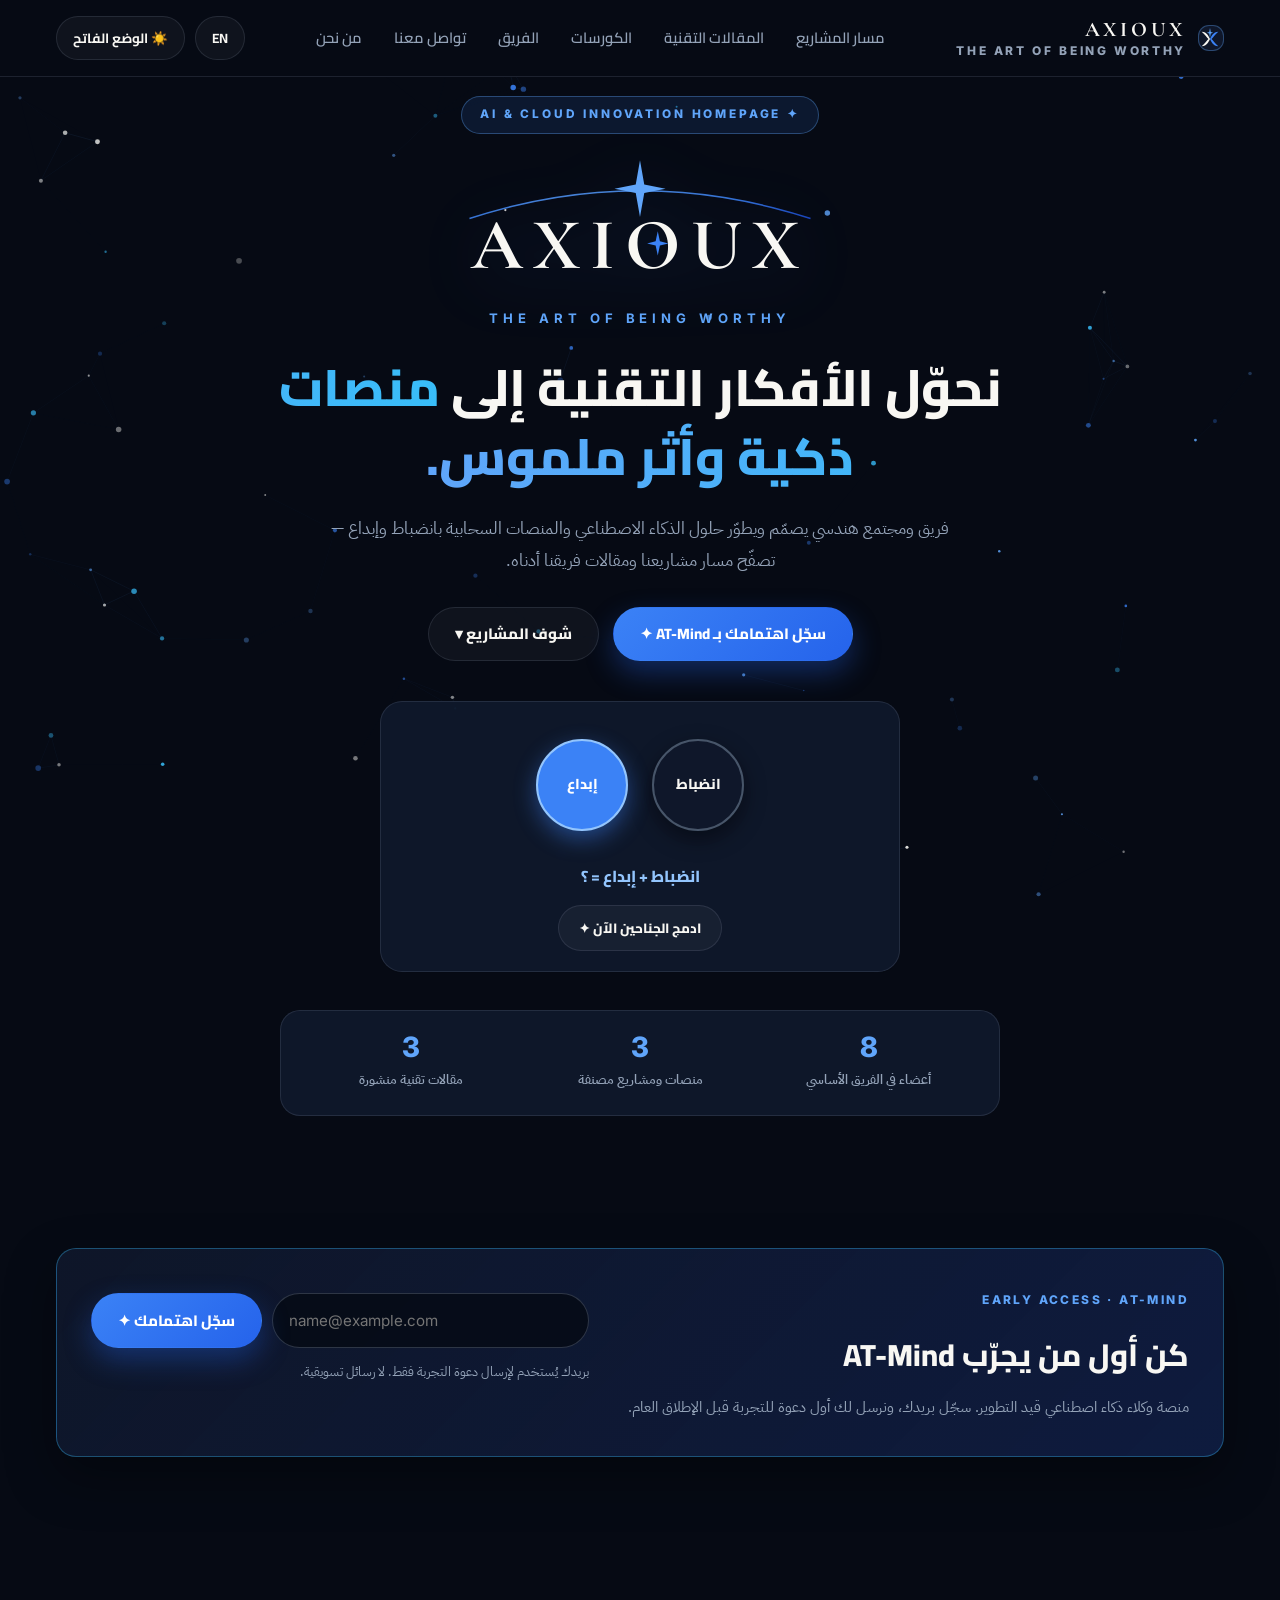
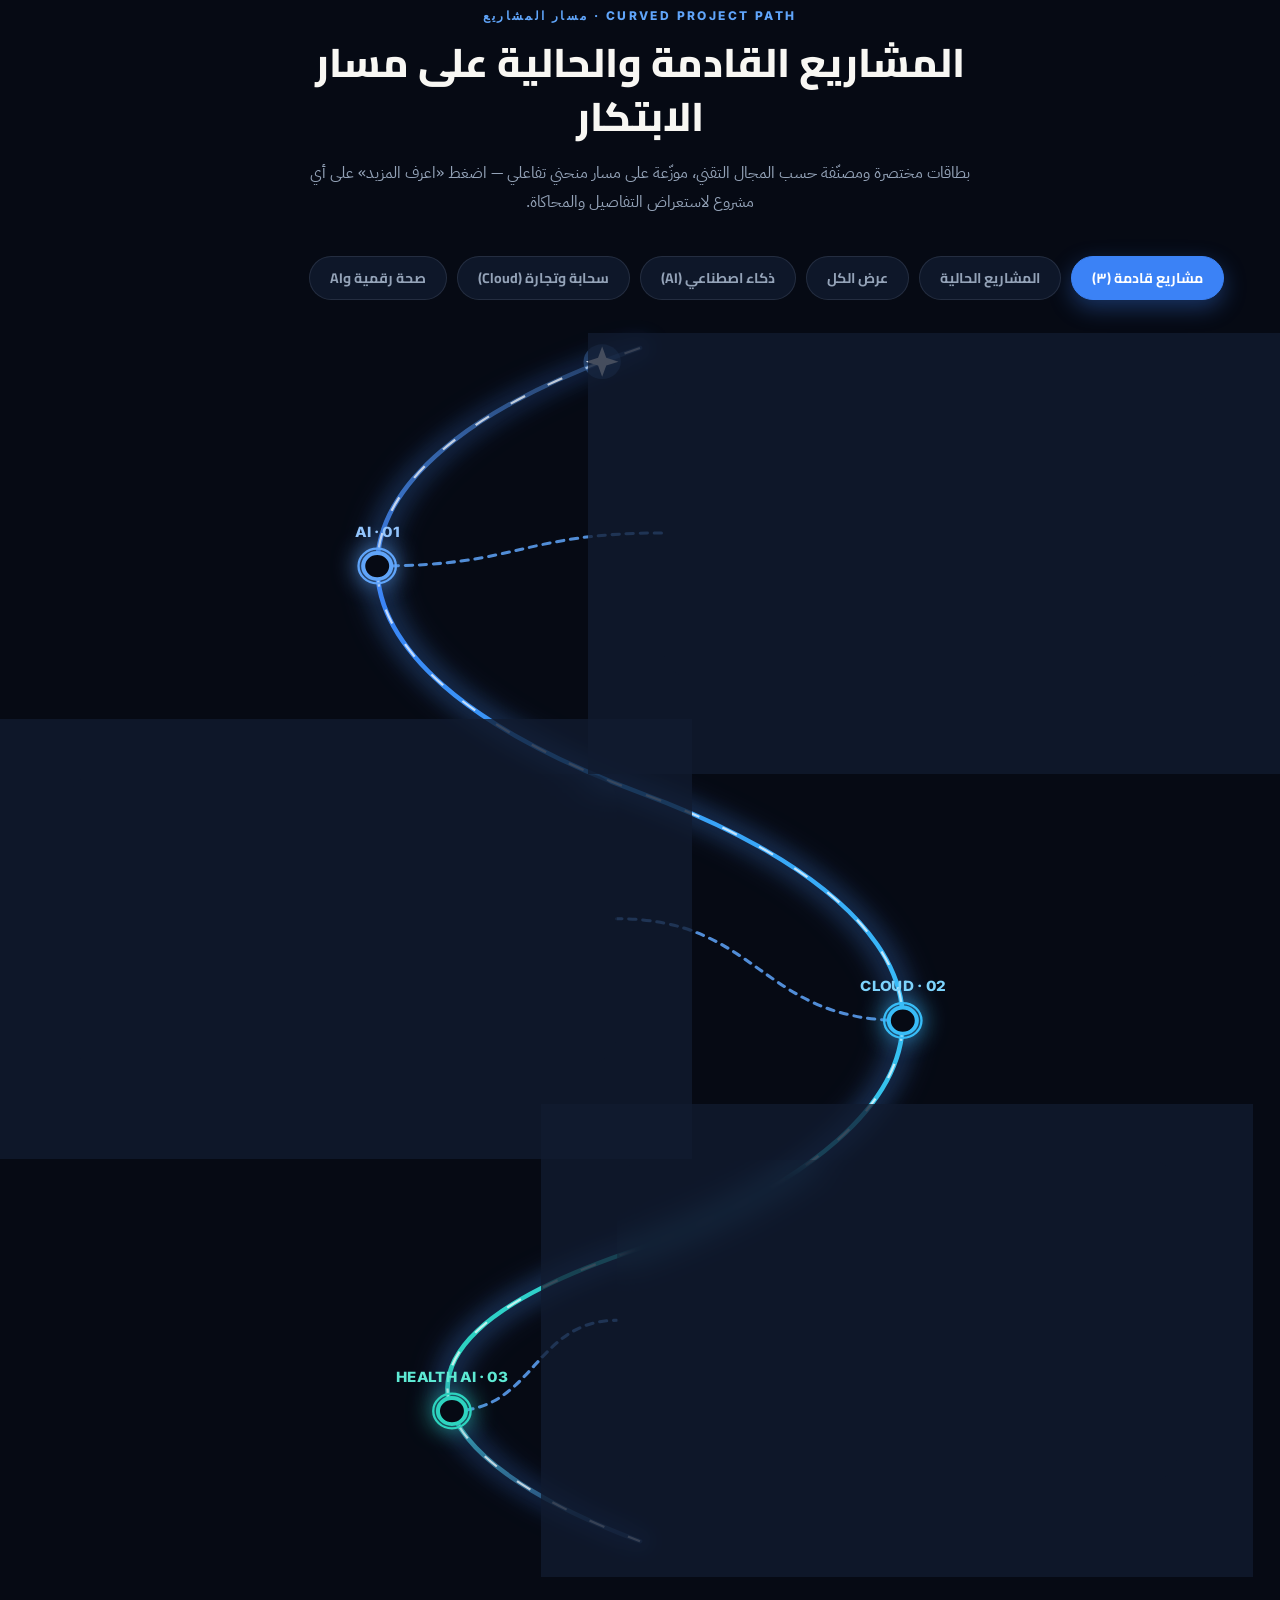
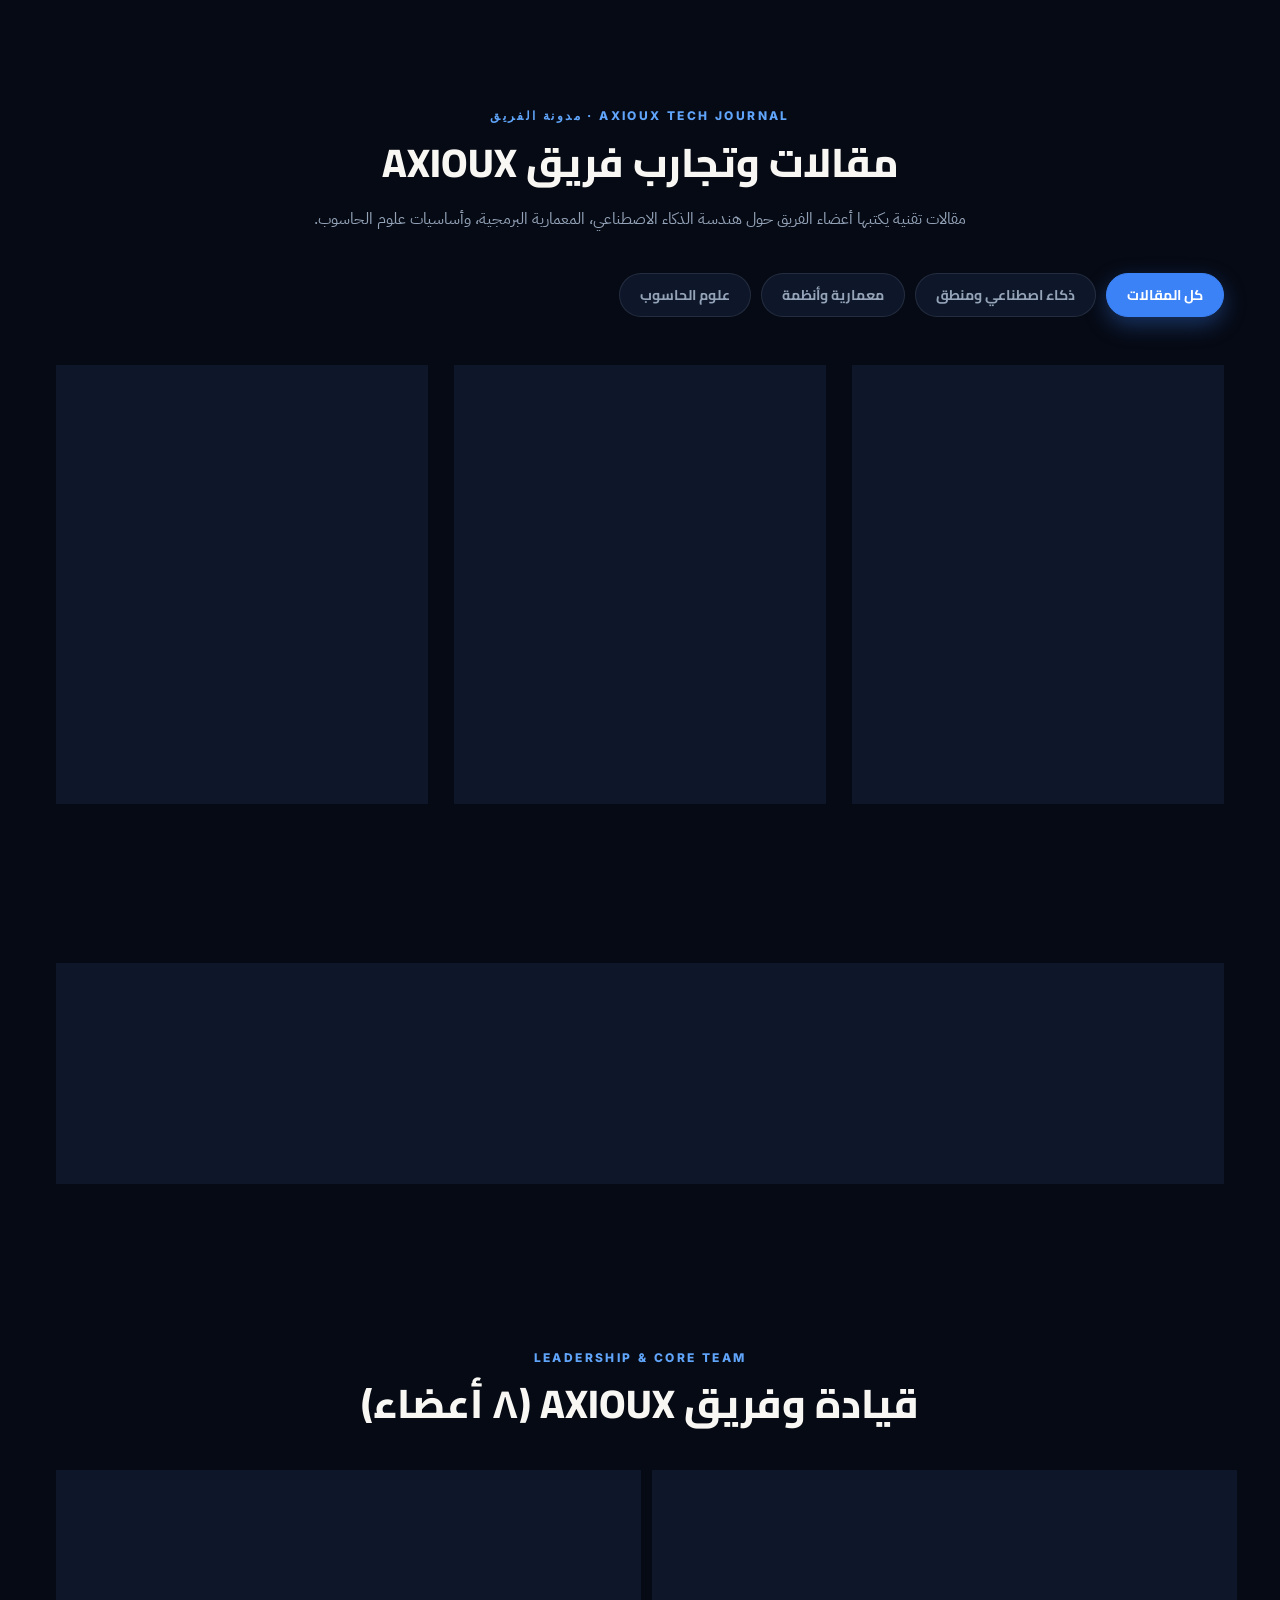
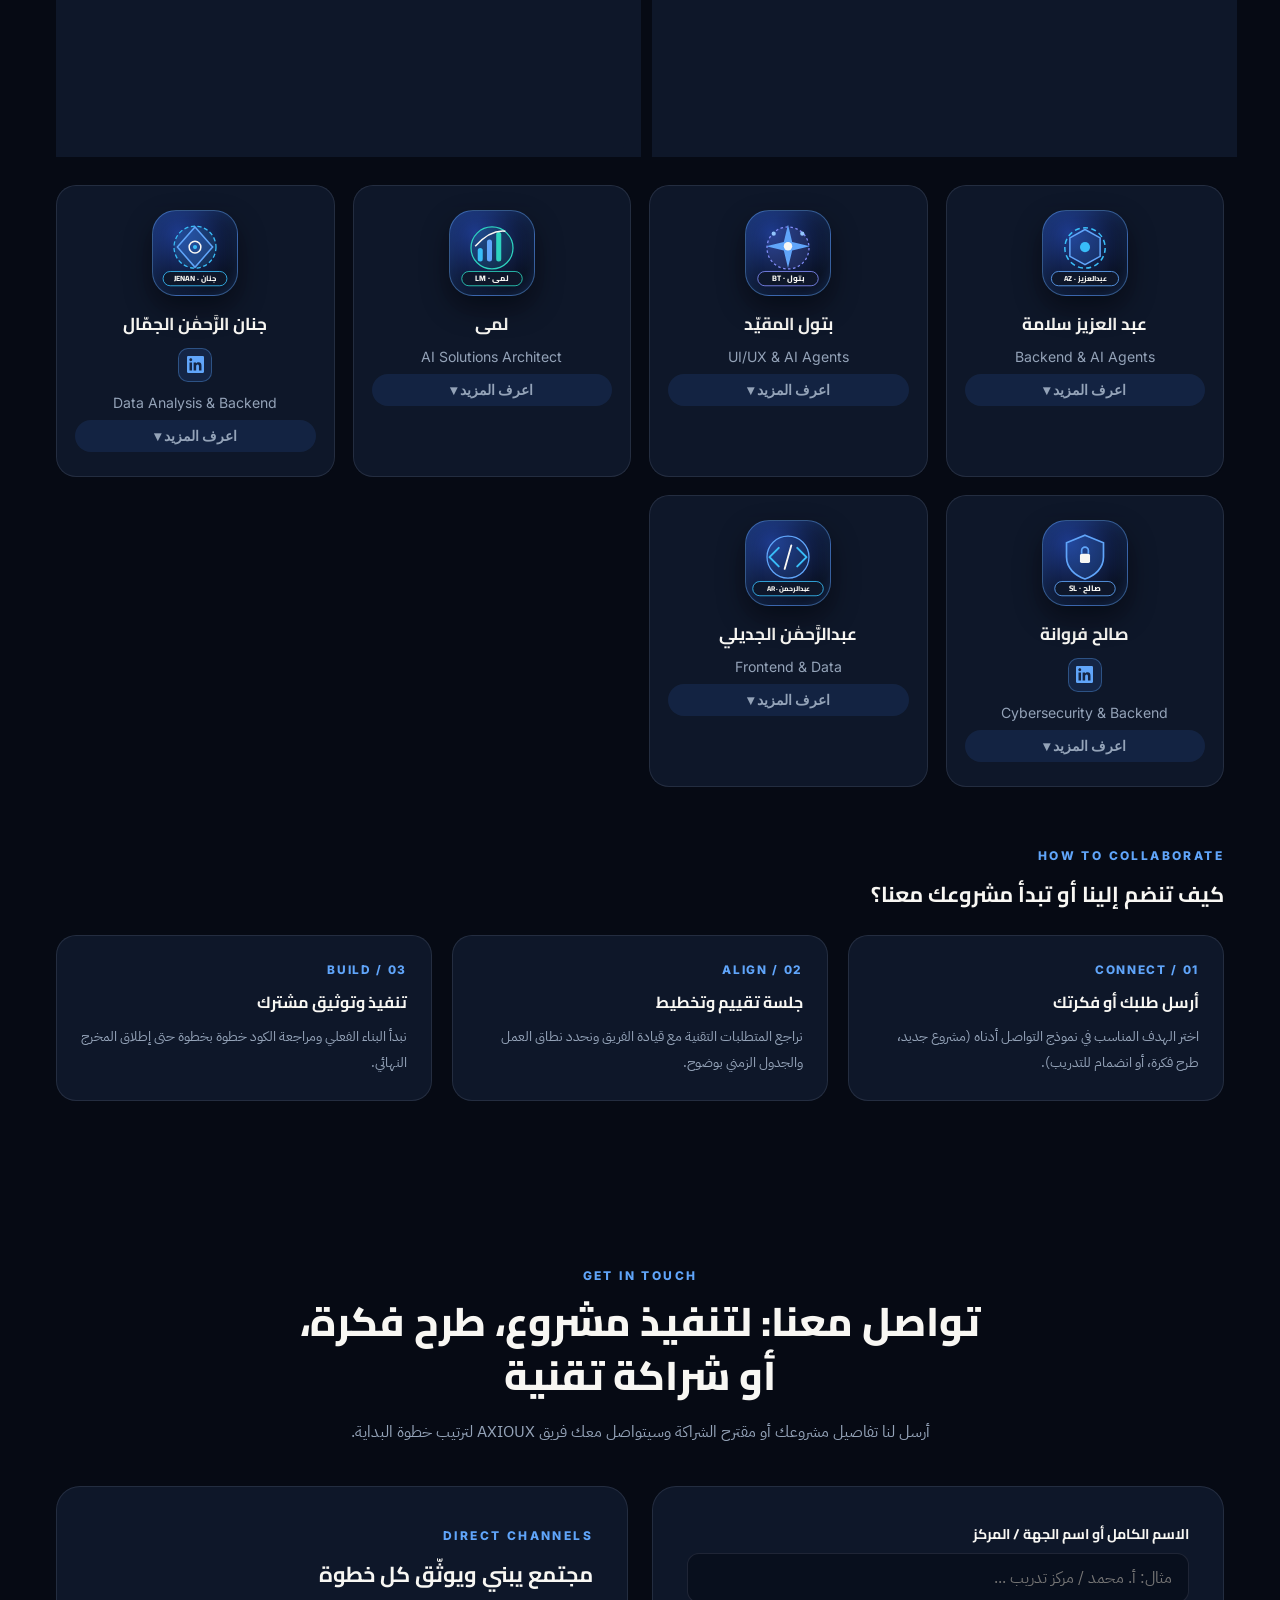
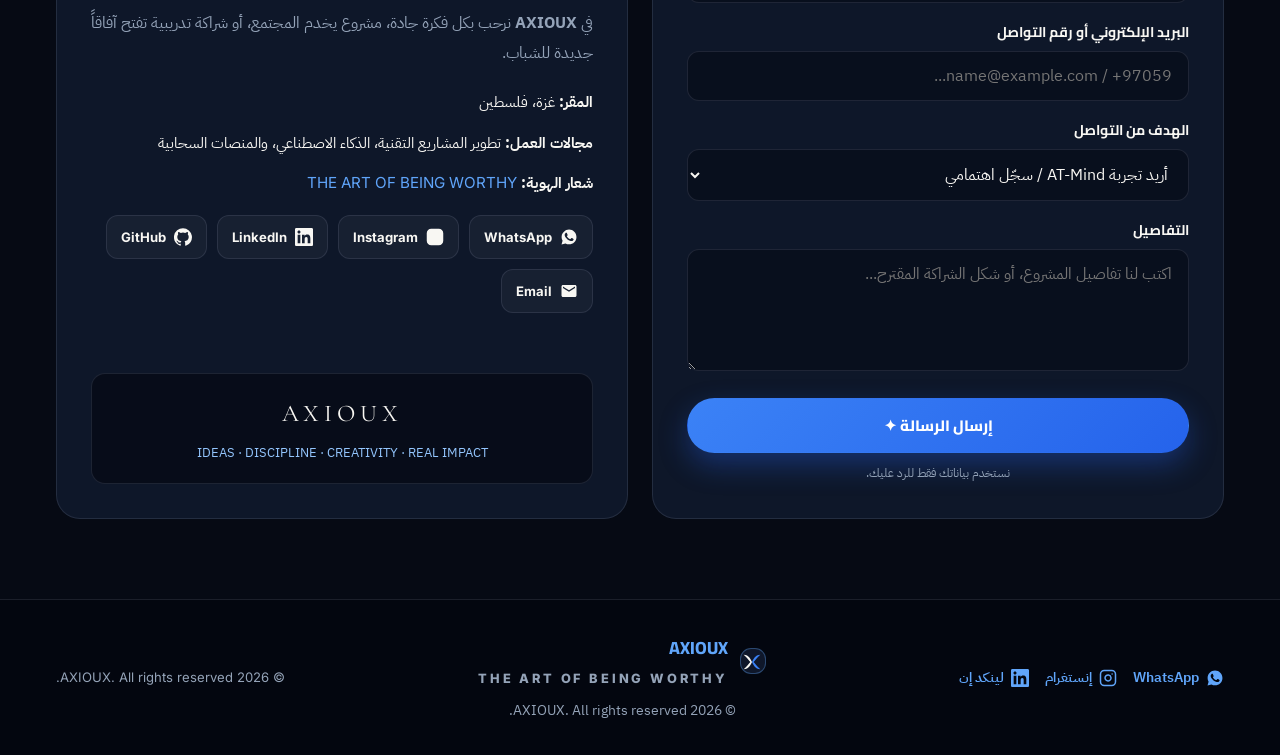
<file: index.html>
<!DOCTYPE html>
<html lang="ar" dir="rtl">
<head>
<meta charset="UTF-8">
<meta name="viewport" content="width=device-width, initial-scale=1.0">
<title>AXIOUX — The Art of Being Worthy | الصفحة الرئيسية</title>
<meta name="description" id="metaDescription" content="AXIOUX مجتمع وفريق تقني يبني منصات الذكاء الاصطناعي والأنظمة السحابية، ويوثّق المعرفة الهندسية — لأن الجدارة بتنبني بالشغل.">
<meta name="theme-color" content="#070B14">
<link rel="canonical" id="canonicalLink" href="https://axioux.github.io/">
<link rel="alternate" hreflang="en" href="https://axioux.github.io/en/">



<!-- Open Graph / Social Sharing -->
<meta property="og:type" content="website">
<meta property="og:site_name" content="AXIOUX">
<meta property="og:title" id="ogTitle" content="AXIOUX — The Art of Being Worthy">
<meta property="og:description" id="ogDescription" content="مجتمع تقني يبني، يراجع، يوثّق، ويطوّر مشاريع عملية في الذكاء الاصطناعي والأنظمة السحابية.">
<meta property="og:url" id="ogUrl" content="https://axioux.github.io/">
<meta property="og:image" id="ogImage" content="https://axioux.github.io/assets/og.png">
<meta property="og:image:width" content="1200">
<meta property="og:image:height" content="630">

<!-- Twitter Card -->
<meta name="twitter:card" content="summary_large_image">
<meta name="twitter:title" id="twTitle" content="AXIOUX — The Art of Being Worthy">
<meta name="twitter:description" id="twDescription" content="مجتمع تقني يبني منصات الذكاء الاصطناعي والأنظمة السحابية — الجدارة بتنبني بالشغل.">
<meta name="twitter:image" id="twImage" content="https://axioux.github.io/assets/og.png">

<!-- Inline SVG Favicon built from butterfly-wing X paths on #0F172A rounded square -->
<link rel="icon" type="image/svg+xml" href="data:image/svg+xml,%3Csvg xmlns='http://www.w3.org/2000/svg' viewBox='0 0 100 100'%3E%3Crect width='100' height='100' rx='22' fill='%230F172A'/%3E%3Cpath d='M18 22 C38 22, 46 42, 50 50 C46 58, 38 78, 18 78 C32 66, 38 56, 44 50 C38 44, 32 34, 18 22 Z' fill='%23F8F7F3'/%3E%3Cpath d='M82 22 C62 22, 54 42, 50 50 C54 58, 62 78, 82 78 C68 66, 62 56, 56 50 C62 44, 68 34, 82 22 Z' fill='%233B82F6'/%3E%3Cpath d='M50 8 L53 23 L62 26 L53 29 L50 44 L47 29 L38 26 L47 23 Z' fill='%2360A5FA'/%3E%3C/svg%3E">

<!-- JSON-LD Organization Structured Data -->
<script type="application/ld+json" id="orgJsonLd">
{
  "@context": "https://schema.org",
  "@type": "Organization",
  "name": "AXIOUX",
  "alternateName": "AXIOUX — The Art of Being Worthy",
  "description": "Technology community and engineering team building AI platforms, cloud systems, and documented technical education.",
  "url": "https://axioux.github.io/",
  "logo": "https://axioux.github.io/assets/og.png",
  "address": {
    "@type": "PostalAddress",
    "addressLocality": "Gaza",
    "addressCountry": "PS"
  }
}
</script>

<!-- Trimmed Google Fonts -->
<link rel="preconnect" href="https://fonts.googleapis.com">
<link rel="preconnect" href="https://fonts.gstatic.com" crossorigin>
<link href="https://fonts.googleapis.com/css2?family=Cairo:wght@600;700;800&family=Cormorant+Garamond:wght@600;700&family=IBM+Plex+Sans+Arabic:wght@400;600;700&family=Inter:wght@400;600;700;800&display=swap" rel="stylesheet">
<noscript><style>#introSplash { display: none !important; }</style></noscript>
<link rel="stylesheet" href="styles.css?v=6">
</head>
<body>
<a href="#top" class="skip-link" data-i18n="skip_to_content">تخطي إلى المحتوى الرئيسي</a>

<canvas id="starParticlesCanvas" aria-hidden="true"></canvas>

<!-- ================= BUTTERFLY -> X -> SPLIT OPEN INTRO SPLASH ================= -->
<div class="intro-splash" id="introSplash" aria-label="AXIOUX Intro Animation">
  <div class="splash-gate-left" aria-hidden="true"></div>
  <div class="splash-gate-right" aria-hidden="true"></div>

  <div class="splash-stage" id="splashStage">
    <div class="butterfly-x-wrap">
      <svg class="splash-morph-svg" viewBox="0 0 200 200" fill="none">
        <defs>
          <linearGradient id="bf-left-grad" x1="0" y1="0" x2="1" y2="1">
            <stop offset="0%" stop-color="#FFFFFF"/>
            <stop offset="65%" stop-color="#CBD5E1"/>
            <stop offset="100%" stop-color="#334155"/>
          </linearGradient>
          <linearGradient id="bf-right-grad" x1="1" y1="0" x2="0" y2="1">
            <stop offset="0%" stop-color="#93C5FD"/>
            <stop offset="55%" stop-color="#3B82F6"/>
            <stop offset="100%" stop-color="#1D4ED8"/>
          </linearGradient>
          <radialGradient id="core-flare" cx="50%" cy="50%" r="50%">
            <stop offset="0%" stop-color="#FFFFFF" stop-opacity="1"/>
            <stop offset="45%" stop-color="#60A5FA" stop-opacity="0.75"/>
            <stop offset="100%" stop-color="#3B82F6" stop-opacity="0"/>
          </radialGradient>
        </defs>

        <g class="bf-group">
          <g class="bf-wing-l">
            <path d="M100 102 C82 54, 24 28, 18 68 C14 94, 58 106, 100 105 Z" fill="url(#bf-left-grad)" opacity="0.95"/>
            <path d="M100 106 C68 112, 28 134, 42 164 C54 184, 86 150, 100 110 Z" fill="url(#bf-left-grad)" opacity="0.82"/>
          </g>
          <g class="bf-wing-r">
            <path d="M100 102 C118 54, 176 28, 182 68 C186 94, 142 106, 100 105 Z" fill="url(#bf-right-grad)" opacity="0.95"/>
            <path d="M100 106 C132 112, 172 134, 158 164 C146 184, 114 150, 100 110 Z" fill="url(#bf-right-grad)" opacity="0.85"/>
          </g>
        </g>

        <g class="x-emblem-group">
          <path d="M 24 118 A 80 80 0 1 1 176 118" stroke="#60A5FA" stroke-width="2" opacity="0.8"/>
          <path d="M28 42 C68 42, 88 84, 100 105 C88 126, 68 168, 28 168 C58 144, 74 122, 86 105 C74 88, 58 66, 28 42 Z" fill="url(#bf-left-grad)"/>
          <path d="M172 42 C132 42, 112 84, 100 105 C112 126, 132 168, 172 168 C142 144, 126 122, 114 105 C126 88, 142 66, 172 42 Z" fill="url(#bf-right-grad)"/>
          <circle cx="100" cy="105" r="24" fill="url(#core-flare)"/>
          <path d="M100 76 L104 101 L129 105 L104 109 L100 134 L96 109 L71 105 L96 101 Z" fill="#FFFFFF"/>
          <path d="M100 6 L105 32 L124 37 L105 42 L100 68 L95 42 L76 37 L95 32 Z" fill="#60A5FA"/>
        </g>
      </svg>
    </div>

    <div class="splash-wordmark">AXIOUX</div>
    <div class="splash-tagline-en">THE ART OF BEING WORTHY</div>
    <div class="splash-tagline-ar" id="splashSubAr" data-i18n="splash_sub">الجدارة مش ادّعاء، بتنبني بالشغل.</div>
    <button type="button" class="splash-skip-btn" id="skipSplashBtn" data-i18n="btn_skip_splash">تخطي الموشن ✦</button>
  </div>
</div>

<!-- ================= HEADER ================= -->
<header class="site-header">
  <div class="container nav-inner">
    <a href="#top" class="brand-link">
      <div class="brand-emblem-mini" aria-hidden="true">
        <svg width="26" height="26" viewBox="0 0 100 100" fill="none">
          <path d="M18 22 C38 22, 46 42, 50 50 C46 58, 38 78, 18 78 C32 66, 38 56, 44 50 C38 44, 32 34, 18 22 Z" fill="#F8F7F3"/>
          <path d="M82 22 C62 22, 54 42, 50 50 C54 58, 62 78, 82 78 C68 66, 62 56, 56 50 C62 44, 68 34, 82 22 Z" fill="#3B82F6"/>
          <path d="M50 8 L53 23 L62 26 L53 29 L50 44 L47 29 L38 26 L47 23 Z" fill="#60A5FA"/>
        </svg>
      </div>
      <div class="brand-text-wrap">
        <span class="brand-wordmark">AXIOUX</span>
        <span class="brand-sub">THE ART OF BEING WORTHY</span>
      </div>
    </a>

    <nav class="nav-links" id="mainNav">
      <a href="#projects" class="nav-link" data-i18n="nav_projects">مسار المشاريع</a>
      <a href="#articles" class="nav-link" data-i18n="nav_articles">المقالات التقنية</a>
      <a href="#courses" class="nav-link" data-i18n="nav_courses">الكورسات</a>
      <a href="#team" class="nav-link" data-i18n="nav_team">الفريق</a>
      <a href="#contact" class="nav-link" data-i18n="nav_contact">تواصل معنا</a>
      <a href="about.html" class="nav-link" data-i18n="nav_about">من نحن</a>
    </nav>

    <div class="nav-actions">
      <button type="button" class="lang-btn" id="langToggleBtn" aria-label="التبديل إلى اللغة الإنجليزية">EN</button>
      <button type="button" class="mode-btn" id="themeToggleBtn" data-i18n="btn_ivory_mode">☀️ الوضع الفاتح</button>
      <button type="button" class="nav-toggle" id="mobileMenuBtn" aria-label="القائمة" aria-expanded="false" aria-controls="mainNav">☰</button>
    </div>
  </div>
</header>

<!-- ================= SPACIOUS INTERACTIVE HERO SECTION ================= -->
<main id="top">
  <section class="hero">
    <div class="container hero-content">
      <div class="hero-pill">✦ AI &amp; CLOUD INNOVATION HOMEPAGE</div>

      <svg class="hero-logo-svg" viewBox="0 0 760 195" role="img" aria-label="AXIOUX Logo">
        <defs>
          <linearGradient id="ax-blue" x1="0" y1="0" x2="1" y2="1">
            <stop offset="0%" stop-color="#60A5FA"/>
            <stop offset="55%" stop-color="#3B82F6"/>
            <stop offset="100%" stop-color="#1D4ED8"/>
          </linearGradient>
        </defs>
        <path d="M140 88 Q380 10 620 88" fill="none" stroke="url(#ax-blue)" stroke-width="2.2" opacity="0.85"/>
        <path d="M380 6 L386 40 L416 46 L386 52 L380 86 L374 52 L344 46 L374 40 Z" fill="#60A5FA"/>
        <text x="380" y="158" text-anchor="middle" fill="currentColor" font-family="'Cormorant Garamond', Georgia, serif" font-size="102" font-weight="700" letter-spacing="14">AXIOUX</text>
        <path d="M405 106 L408 120 L420 123 L408 126 L405 140 L402 126 L390 123 L402 120 Z" fill="#3B82F6"/>
      </svg>

      <div class="hero-slogan-en">THE ART OF BEING WORTHY</div>

      <h1 class="hero-title-ar" data-i18n-html="hero_title">نحوّل الأفكار التقنية إلى <span>منصات ذكية وأثر ملموس.</span></h1>
      <p class="hero-lead" data-i18n="hero_lead">
        فريق ومجتمع هندسي يصمّم ويطوّر حلول الذكاء الاصطناعي والمنصات السحابية بانضباط وإبداع — تصفّح مسار مشاريعنا ومقالات فريقنا أدناه.
      </p>

      <div class="hero-cta-row">
        <a href="#early-access" class="btn btn-primary" data-i18n="hero_cta_interest">سجّل اهتمامك بـ AT-Mind ✦</a>
        <a href="#projects" class="btn btn-outline" data-i18n="hero_cta_secondary">شوف المشاريع ▾</a>
      </div>

      <!-- Compact Interactive Butterfly Wings Merger -->
      <div class="wings-mini-interactive" id="equationBox">
        <div class="wings-stage" id="wingsStage">
          <div class="wing-circle wing-discipline" id="wingDiscipline">
            <span data-i18n="wing_disc">انضباط</span>
            <!-- <small style="font-family: var(--latin); font-size: 0.68rem; color: #94A3B8;">#0F172A</small> -->
          </div>
          <div class="wing-circle wing-creativity" id="wingCreativity">
            <span data-i18n="wing_creat">إبداع</span>
            <!-- <small style="font-family: var(--latin); font-size: 0.68rem; color: #DBEAFE;">#3B82F6</small> -->
          </div>
          <div class="spark-center">
            <svg width="96" height="96" viewBox="0 0 120 120">
              <circle cx="60" cy="60" r="40" fill="none" stroke="rgba(147, 197, 253, 0.35)" stroke-width="1.2" stroke-dasharray="4 4"/>
              <path d="M60 6 L67 49 L110 60 L67 71 L60 114 L53 71 L10 60 L53 49 Z" fill="#60A5FA"/>
              <path d="M60 22 L64 53 L95 60 L64 67 L60 98 L56 67 L25 60 L56 53 Z" fill="#F8F7F3"/>
            </svg>
          </div>
        </div>
        <p id="equationStatusText" style="font-family: var(--arabic-head); font-weight: 800; font-size: 1rem; color: #93C5FD;">
          انضباط + إبداع = ؟
        </p>
        <button type="button" class="btn btn-outline" id="mergeWingsBtn" style="padding: 8px 20px; font-size: 0.84rem;" data-i18n="btn_merge_wings">ادمج الجناحين الآن ✦</button>
      </div>

      <!-- Real Credibility Stats Strip -->
      <div class="credibility-stats-strip" id="credibilityStats" aria-label="إحصائيات الفريق والمشاريع">
        <div class="stat-item">
          <span class="stat-num" id="statMembersCount">8</span>
          <span class="stat-lbl" data-i18n="stat_members_lbl">أعضاء في الفريق الأساسي</span>
        </div>
        <div class="stat-item">
          <span class="stat-num" id="statProjectsCount">3</span>
          <span class="stat-lbl" data-i18n="stat_projects_lbl">منصات ومشاريع مصنفة</span>
        </div>
        <div class="stat-item">
          <span class="stat-num" id="statArticlesCount">3</span>
          <span class="stat-lbl" data-i18n="stat_articles_lbl">مقالات تقنية منشورة</span>
        </div>
      </div>
    </div>
  </section>

  <!-- ================= AT-MIND EARLY ACCESS ================= -->
  <section id="early-access" class="early-access-section" aria-labelledby="eaTitle">
    <div class="container">
      <div class="early-access-band">
        <div class="ea-copy">
          <span class="eyebrow">EARLY ACCESS · AT-MIND</span>
          <h2 id="eaTitle" data-i18n="ea_title">كن أول من يجرّب AT-Mind</h2>
          <p data-i18n="ea_desc">منصة وكلاء ذكاء اصطناعي قيد التطوير. سجّل بريدك، ونرسل لك أول دعوة للتجربة قبل الإطلاق العام.</p>
        </div>
        <form id="waitlistForm" class="ea-form" novalidate>
          <input type="checkbox" name="botcheck" id="eaBotcheck" style="display:none !important;" tabindex="-1" autocomplete="off">
          <label class="sr-only" for="eaEmail" data-i18n="ea_email_label">البريد الإلكتروني</label>
          <div class="ea-row">
            <input id="eaEmail" name="email" type="email" required placeholder="name@example.com" autocomplete="email" dir="ltr">
            <button type="submit" class="btn btn-primary" data-i18n="ea_btn">سجّل اهتمامك ✦</button>
          </div>
          <p class="ea-privacy" data-i18n="ea_privacy">بريدك يُستخدم لإرسال دعوة التجربة فقط. لا رسائل تسويقية.</p>
          <div class="ea-msg" id="waitlistMsg" role="status" aria-live="polite"></div>
        </form>
      </div>
    </div>
  </section>

  <!-- ================= CURVED SCROLL PATH PROJECTS SECTION ================= -->
  <section id="projects">
    <div class="container">
      <div class="section-header">
        <span class="eyebrow">CURVED PROJECT PATH · مسار المشاريع</span>
        <h2 data-i18n="proj_heading">المشاريع القادمة والحالية على مسار الابتكار</h2>
        <p data-i18n="proj_sub">بطاقات مختصرة ومصنّفة حسب المجال التقني، موزّعة على مسار منحني تفاعلي — اضغط «اعرف المزيد» على أي مشروع لاستعراض التفاصيل والمحاكاة.</p>
      </div>

      <div class="board-toolbar">
        <div class="filter-bar">
          <button type="button" class="filter-btn active" data-filter="upcoming" data-i18n="filter_upcoming">مشاريع قادمة (٣)</button>
          <button type="button" class="filter-btn" data-filter="current" data-i18n="filter_current">المشاريع الحالية</button>
          <button type="button" class="filter-btn" data-filter="all" data-i18n="filter_all">عرض الكل</button>
          <button type="button" class="filter-btn" data-filter="ai" data-i18n="filter_ai">ذكاء اصطناعي (AI)</button>
          <button type="button" class="filter-btn" data-filter="cloud" data-i18n="filter_cloud">سحابة وتجارة (Cloud)</button>
          <button type="button" class="filter-btn" data-filter="health" data-i18n="filter_health">صحة رقمية وAI</button>
        </div>

        <button type="button" class="btn btn-primary admin-only" id="toggleAddDrawerBtn" data-i18n="btn_add_proj">+ أضف مشروعاً جديداً</button>
      </div>

      <div class="add-project-drawer" id="addProjectDrawer">
        <h3 style="font-family: var(--arabic-head); font-size: 1.25rem; margin-bottom: 14px;" data-i18n="drawer_title">إضافة مشروع جديد</h3>
        <form id="newProjectForm">
          <div class="drawer-grid">
            <div class="form-field">
              <label for="projTitle" data-i18n="lbl_proj_title">اسم المشروع</label>
              <input id="projTitle" type="text" required placeholder="مثال: منصة التعلم الذكي...">
            </div>
            <div class="form-field">
              <label for="projType" data-i18n="lbl_proj_type">حالة المشروع</label>
              <select id="projType">
                <option value="current" data-i18n="opt_type_current">مشروع حالي ملموس</option>
                <option value="upcoming" data-i18n="opt_type_upcoming">مشروع قادم</option>
              </select>
            </div>
            <div class="form-field">
              <label for="projStatus" data-i18n="lbl_proj_status">التصنيف التقني</label>
              <input id="projStatus" type="text" required placeholder="مثال: ذكاء اصطناعي (AI)">
            </div>
            <div class="form-field">
              <label for="projTags" data-i18n="lbl_proj_tags">التقنيات (مفصولة بفاصلة)</label>
              <input id="projTags" type="text" required placeholder="Python, WebAssembly, AI">
            </div>
          </div>
          <div class="form-field">
            <label for="projDesc" data-i18n="lbl_proj_desc">نبذة قصيرة</label>
            <textarea id="projDesc" rows="2" required placeholder="نبذة مختصرة جداً عن المشروع..."></textarea>
          </div>
          <div style="display: flex; gap: 10px;">
            <button type="submit" class="btn btn-primary" data-i18n="btn_save_proj">حفظ وإضافة ✦</button>
            <button type="button" class="btn btn-outline" id="cancelAddDrawerBtn" data-i18n="btn_cancel">إلغاء</button>
          </div>
        </form>
      </div>

      <!-- Curved Path Stage -->
      <div class="projects-curved-stage">
        <svg class="curved-path-svg" id="projectsCurveSvg" viewBox="0 0 1000 1100" preserveAspectRatio="none" aria-hidden="true">
          <defs>
            <linearGradient id="curveGrad" x1="0" y1="0" x2="0" y2="1">
              <stop offset="0%" stop-color="#60A5FA" stop-opacity="0.25"/>
              <stop offset="20%" stop-color="#3B82F6" stop-opacity="1"/>
              <stop offset="55%" stop-color="#38BDF8" stop-opacity="1"/>
              <stop offset="85%" stop-color="#2DD4BF" stop-opacity="1"/>
              <stop offset="100%" stop-color="#60A5FA" stop-opacity="0.25"/>
            </linearGradient>
          </defs>

          <path class="curve-ribbon-bg" d="M 500 0 C 200 110, 200 290, 500 410 C 800 530, 800 710, 500 830 C 220 930, 350 1040, 500 1100"/>
          <path id="mainCurvePath" class="curve-core-solid" d="M 500 0 C 200 110, 200 290, 500 410 C 800 530, 800 710, 500 830 C 220 930, 350 1040, 500 1100"/>
          <path class="curve-glow-line" d="M 500 0 C 200 110, 200 290, 500 410 C 800 530, 800 710, 500 830 C 220 930, 350 1040, 500 1100"/>

          <path class="curve-branch-line" data-branch="1" d="M 287 201 Q 470 201 640 201"/>
          <path class="curve-branch-line" data-branch="2" d="M 713 620 Q 530 620 360 620"/>
          <path class="curve-branch-line" data-branch="3" d="M 351 980 Q 470 980 640 980"/>

          <g style="color: #60A5FA;">
            <circle class="curve-node-pulse" cx="275" cy="201" r="16" stroke="#60A5FA"/>
            <circle class="curve-node-ring" cx="275" cy="201" r="12" stroke="#60A5FA"/>
            <text x="275" y="174" text-anchor="middle" fill="#93C5FD" font-family="Inter, sans-serif" font-size="13" font-weight="800">01 · AI</text>
          </g>

          <g style="color: #38BDF8;">
            <circle class="curve-node-pulse" cx="725" cy="620" r="16" stroke="#38BDF8"/>
            <circle class="curve-node-ring" cx="725" cy="620" r="12" stroke="#38BDF8"/>
            <text x="725" y="593" text-anchor="middle" fill="#7DD3FC" font-family="Inter, sans-serif" font-size="13" font-weight="800">02 · CLOUD</text>
          </g>

          <g style="color: #2DD4BF;">
            <circle class="curve-node-pulse" cx="339" cy="980" r="16" stroke="#2DD4BF"/>
            <circle class="curve-node-ring" cx="339" cy="980" r="12" stroke="#2DD4BF"/>
            <text x="339" y="953" text-anchor="middle" fill="#5EEAD4" font-family="Inter, sans-serif" font-size="13" font-weight="800">03 · HEALTH AI</text>
          </g>

          <g id="curveTravelerStar" transform="translate(500, 0)">
            <circle cx="0" cy="0" r="16" fill="rgba(96, 165, 250, 0.28)"/>
            <path d="M0 -14 L3.5 -3.5 L14 0 L3.5 3.5 L0 14 L-3.5 3.5 L-14 0 L-3.5 -3.5 Z" fill="#FFFFFF"/>
          </g>
        </svg>

        <div class="projects-curved-track" id="projectsGrid">
          <div class="current-slot-card" id="currentProjectsPlaceholder">
            <span class="proj-status-tag">CURRENT TANGIBLE PROJECTS · المشاريع الحالية</span>
            <h3 data-i18n="curr_slot_title">خانة المشاريع الحالية والمنجزة</h3>
            <p data-i18n="curr_slot_desc" style="max-width: 580px; color: var(--text-muted);">هذه المساحة مخصصة للمشاريع الملموسة التي يُنهي فريق AXIOUX بناءها وإطلاقها فعلياً. نعمل حالياً على تطوير أولى منصاتنا من قائمة المشاريع القادمة.</p>
            <button type="button" class="btn btn-primary admin-only" id="addFirstCurrentProjBtn" data-i18n="btn_add_first_current">+ إدراج أول مشروع حالي ملموس</button>
          </div>

          <!-- Project Card 1: AI & EdTech -->
          <article class="project-card" data-category="upcoming" data-domain="ai" data-curve-pos="1" data-proj-id="p1">
            <span class="curve-waypoint-badge">NODE 01 · AI &amp; EDTECH</span>
            <span class="proj-connect-dot" aria-hidden="true"></span>
            <div class="proj-meta-top">
              <div class="proj-cat-wrap">
                <span class="cat-anim-icon" aria-hidden="true">
                  <svg viewBox="0 0 24 24"><path d="M12 2L14.8 9.2L22 12L14.8 14.8L12 22L9.2 14.8L2 12L9.2 9.2Z"/></svg>
                </span>
                <span class="proj-domain-pill" data-i18n="p1_domain">تصنيف: ذكاء اصطناعي وتقنيات تعليم</span>
              </div>
              <span class="proj-status-tag" data-i18n="badge_upcoming">مشروع قادم</span>
            </div>

            <h3 data-i18n="p1_title">منصة التعلم والتصحيح البرمجي الذكي</h3>
            <p class="proj-short-summary" data-i18n="p1_summary">بيئة تفاعلية لتنفيذ أكواد Python وC++ مباشرة في المتصفح مع مساعد ذكي يوجه الطالب خطوة بخطوة.</p>

            <div class="proj-specs-box">
              <div>
                <h4 data-i18n="p1_ov_title">نظرة عامة على المشروع</h4>
                <p data-i18n="p1_ov_desc" style="font-size:0.88rem; color:var(--text-muted);">بيئة متكاملة تتيح للمتعلمين كتابة وتنفيذ الأكواد البرمجية مباشرة داخل المتصفح عبر WebAssembly دون الحاجة لتثبيت أي بيئات عمل محلية.</p>
              </div>
              <div>
                <h4 data-i18n="p1_feat_title">أهم المزايا والخصائص:</h4>
                <ul class="proj-feature-list">
                  <li data-i18n-html="p1_f1"><strong>محرر أكواد مدمج وسريع:</strong> يدعم لغات متعددة مع التلوين البرمجي والإكمال التلقائي.</li>
                  <li data-i18n-html="p1_f2"><strong>نظام تصحيح وتقييم آلي:</strong> فحص مخرجات الكود مقابل حالات اختبار متنوعة (Test Cases) فورياً.</li>
                  <li data-i18n-html="p1_f3"><strong>مساعد ذكي توجيهي (Smart AI Guide):</strong> يحلل الأخطاء المنطقية ويرشد الطالب تدريجياً للحل دون إعطائه الإجابة المباشرة.</li>
                  <li data-i18n-html="p1_f4"><strong>مسارات تعلم متدرجة:</strong> تحديات برمجية مقسمة من المبتدئ إلى الاحترافي.</li>
                </ul>
              </div>
              <div class="proj-impact-box" data-i18n-html="p1_req_box">
                <strong>المتطلبات والتقنيات:</strong> Python Engine, WebAssembly (Wasm), Large Language Models (LLM API), Node.js, WebSockets.
              </div>
              <ul class="tech-stack-tags">
                <li>Python</li>
                <li>C++</li>
                <li>WebAssembly</li>
                <li>AI / LLMs</li>
                <li>Node.js</li>
              </ul>
              <div class="proj-sim-wrap" onclick="event.stopPropagation()">
                <div class="proj-sim-header">
                  <span class="proj-sim-badge">AI MENTOR DEMO · محاكاة تفاعلية</span>
                  <button type="button" class="btn-run-sim" data-sim-btn="p1" data-i18n="sim_p1_btn">▶ جرّب المساعد الذكي</button>
                </div>
                <div class="proj-sim-output" id="simOut_p1" data-i18n-html="sim_p1_out">
                  <strong>✕ فحص الكود (Test #2):</strong> المخرج المتوقع <code>12</code>، الفعلي <code>9</code>.<br>
                  <strong>💡 تلميح المساعد الذكي:</strong> راجع شرط باقي القسمة <code>n % 2 == 1</code> لاختيار الأعداد الزوجية فقط.
                </div>
              </div>
            </div>

            <div style="display:flex; flex-wrap:wrap; gap:10px; align-items:center; margin-top:4px;">
              <button type="button" class="btn-read-more open-proj-modal-btn" data-proj="p1" aria-expanded="false" data-i18n="btn_view_full_proj">اعرف المزيد ▾</button>
              <div class="proj-ext-links" data-proj-links="p1" style="display:inline-flex; gap:8px;"></div>
            </div>
          </article>

          <!-- Project Card 2: Cloud & E-Commerce -->
          <article class="project-card" data-category="upcoming" data-domain="cloud" data-curve-pos="2" data-proj-id="p2">
            <span class="curve-waypoint-badge">NODE 02 · CLOUD &amp; WEB</span>
            <span class="proj-connect-dot" aria-hidden="true"></span>
            <div class="proj-meta-top">
              <div class="proj-cat-wrap">
                <span class="cat-anim-icon" aria-hidden="true">
                  <svg viewBox="0 0 24 24"><path d="M18 10h-1.26A8 8 0 1 0 9 20h9a5 5 0 0 0 0-10z"/></svg>
                </span>
                <span class="proj-domain-pill" data-i18n="p2_domain">تصنيف: حوسبة سحابية وتجارة</span>
              </div>
              <span class="proj-status-tag" data-i18n="badge_upcoming">مشروع قادم</span>
            </div>

            <h3 data-i18n="p2_title">منصة دعم المتاجر والمشاريع الصغيرة</h3>
            <p class="proj-short-summary" data-i18n="p2_summary">منصة سحابية موحدة تمنح المتاجر الناشئة واجهات بيع احترافية وتحليلات ذكية خلال دقائق.</p>

            <div class="proj-specs-box">
              <div>
                <h4 data-i18n="p2_ov_title">فكرة وأهداف المنصة</h4>
                <p data-i18n="p2_ov_desc" style="font-size:0.88rem; color:var(--text-muted);">دعم رواد الأعمال وأصحاب المشاريع الصغيرة بصفحات متجر احترافية دون تكاليف بناء مواقع مستقلة.</p>
              </div>
              <div>
                <h4 data-i18n="p2_feat_title">المميزات الرئيسية:</h4>
                <ul class="proj-feature-list">
                  <li data-i18n-html="p2_f1"><strong>إنشاء متجر فوري:</strong> لوحة تحكم سهلة لرفع المنتجات وتحديد الأسعار خلال دقائق.</li>
                  <li data-i18n-html="p2_f2"><strong>تصفح مركزي ذكي:</strong> البحث عن المنتجات والخدمات المحلية جغرافياً وحسب التصنيف.</li>
                  <li data-i18n-html="p2_f3"><strong>باقات تسويقية ذكية:</strong> إبراز المتجر وإحصائيات تحليلية لحركة المبيعات.</li>
                  <li data-i18n-html="p2_f4"><strong>منظومة تواصل ودفع مباشرة:</strong> ربط الزبائن بالمتجر عبر قنوات تواصل ودفع سريعة.</li>
                </ul>
              </div>
              <div class="proj-impact-box" data-i18n-html="p2_impact_box">
                <strong>الأثر الاقتصادي:</strong> تخفيض التكاليف التشغيلية على المشاريع الناشئة ومساعدتها على الانتشار الرقمي المستدام.
              </div>
              <ul class="tech-stack-tags">
                <li>Full-Stack Web</li>
                <li>Cloud Database</li>
                <li>Payment Gateway</li>
                <li>Analytics Engine</li>
                <li>RESTful APIs</li>
              </ul>
              <div class="proj-sim-wrap" onclick="event.stopPropagation()">
                <div class="proj-sim-header">
                  <span class="proj-sim-badge">STOREFRONT DEMO · معاينة المتجر</span>
                  <button type="button" class="btn-run-sim" data-sim-btn="p2" data-i18n="sim_p2_btn">🛍️ معاينة لوحة المتجر</button>
                </div>
                <div class="proj-sim-output" id="simOut_p2" data-i18n-html="sim_p2_out">
                  <strong>🏪 متجر "أثر" المحلي:</strong> ٢٤ منتجاً نشطاً · <strong>+٤٢٪ نمو في الطلبات الجغرافية القريبة</strong>.
                </div>
              </div>
            </div>

            <div style="display:flex; flex-wrap:wrap; gap:10px; align-items:center; margin-top:4px;">
              <button type="button" class="btn-read-more open-proj-modal-btn" data-proj="p2" aria-expanded="false" data-i18n="btn_view_full_proj">اعرف المزيد ▾</button>
              <div class="proj-ext-links" data-proj-links="p2" style="display:inline-flex; gap:8px;"></div>
            </div>
          </article>

          <!-- Project Card 3: Digital Health & AI -->
          <article class="project-card" data-category="upcoming" data-domain="health" data-curve-pos="3" data-proj-id="p3">
            <span class="curve-waypoint-badge">NODE 03 · DIGITAL HEALTH &amp; AI</span>
            <span class="proj-connect-dot" aria-hidden="true"></span>
            <div class="proj-meta-top">
              <div class="proj-cat-wrap">
                <span class="cat-anim-icon" aria-hidden="true">
                  <svg viewBox="0 0 24 24"><polyline points="22 12 18 12 15 21 9 3 6 12 2 12"/></svg>
                </span>
                <span class="proj-domain-pill" data-i18n="p3_domain">تصنيف: ذكاء اصطناعي وصحة رقمية</span>
              </div>
              <span class="proj-status-tag" data-i18n="badge_upcoming">مشروع قادم</span>
            </div>

            <h3 data-i18n="p3_title">منصة "شَـفـاء" لإدارة الرعاية والفرز الصحي الذكي</h3>
            <p class="proj-short-summary" data-i18n="p3_summary">منظومة صحية ذكية تربط المستشفيات بفرز طبي بالذكاء الاصطناعي وسجل طبي موحد وتأهيل رقمي.</p>

            <div class="proj-specs-box">
              <div>
                <h4 data-i18n="p3_ov_title">رؤية مشروع شَـفـاء</h4>
                <p data-i18n="p3_ov_desc" style="font-size:0.88rem; color:var(--text-muted);">إعادة تنظيم المنظومة الطبية في أوقات الأزمات والضغط الشديد وتخفيف العبء عن الكوادر الطبية.</p>
              </div>
              <div>
                <h4 data-i18n="p3_feat_title">أهم محاور المنصة:</h4>
                <ul class="proj-feature-list">
                  <li data-i18n-html="p3_f1"><strong>نظام الفرز الطبي الذكي (AI Clinical Triage):</strong> تحليل الأعراض صوتياً أو نصياً وتوجيه المريض لأقرب طوارئ.</li>
                  <li data-i18n-html="p3_f2"><strong>تبويبات المستشفيات والأطباء الموحدة:</strong> استعراض المواعيد والأقسام الشاغرة وتوزيع الضغط.</li>
                  <li data-i18n-html="p3_f3"><strong>السجل الطبي الموحد (Unified EHR):</strong> ملف صحي مشفر يتيح قراءة التاريخ المرضي فورياً.</li>
                  <li data-i18n-html="p3_f4"><strong>التأهيل والعلاج الطبيعي الرقمي:</strong> برامج تمارين منزلية مخصصة للمصابين دون عناء التنقل.</li>
                  <li data-i18n-html="p3_f5"><strong>لوحة إدارة الأزمات وتنبيهات SMS:</strong> توجيه الحالات للمشافي الأقل ازدحاماً ودعم العمل عند انقطاع الإنترنت.</li>
                  <li data-i18n-html="p3_f6"><strong>مساعد صوتي باللهجة المحلية:</strong> لتسهيل الاستخدام لكبار السن والمصابين.</li>
                </ul>
              </div>
              <div class="proj-impact-box" data-i18n-html="p3_impact_box">
                <strong>الأثر الحيوي:</strong> تقليل التدافع، التوزيع العادل للموارد الطبية، وتوثيق البيانات الصحية لإنقاذ الأرواح.
              </div>
              <ul class="tech-stack-tags">
                <li>AI NLP &amp; Dialect Models</li>
                <li>Distributed Databases</li>
                <li>HIPAA Security</li>
                <li>Telehealth WebRTC</li>
                <li>SMS Gateway API</li>
              </ul>
              <div class="proj-sim-wrap" onclick="event.stopPropagation()">
                <div class="proj-sim-header">
                  <span class="proj-sim-badge">AI CLINICAL TRIAGE DEMO · محاكاة الفرز</span>
                  <button type="button" class="btn-run-sim" data-sim-btn="p3" data-i18n="sim_p3_btn">🩺 جرّب محاكاة الفرز الطبي</button>
                </div>
                <div class="proj-sim-output" id="simOut_p3" data-i18n-html="sim_p3_out">
                  <strong>🎙️ إدخال صوتي باللهجة المحلية:</strong> «والدي عنده ضيقة نفس شديدة وألم بالصدر».<br>
                  <strong>🚨 قرار الفرز الذكي:</strong> أولوية قصوى (<strong>Code Red</strong>) · توجيه لأقرب طوارئ متاحة + تنبيه <strong>SMS</strong> فوري.
                </div>
              </div>
            </div>

            <div style="display:flex; flex-wrap:wrap; gap:10px; align-items:center; margin-top:4px;">
              <button type="button" class="btn-read-more open-proj-modal-btn" data-proj="p3" aria-expanded="false" data-i18n="btn_view_full_proj">اعرف المزيد ▾</button>
              <div class="proj-ext-links" data-proj-links="p3" style="display:inline-flex; gap:8px;"></div>
            </div>
          </article>
        </div>
      </div>
    </div>
  </section>

  <!-- ================= TECH ARTICLES & INSIGHTS SECTION ================= -->
  <section id="articles">
    <div class="container">
      <div class="section-header">
        <span class="eyebrow">AXIOUX TECH JOURNAL · مدونة الفريق</span>
        <h2 data-i18n="art_heading">مقالات وتجارب فريق AXIOUX</h2>
        <p data-i18n="art_sub">مقالات تقنية يكتبها أعضاء الفريق حول هندسة الذكاء الاصطناعي، المعمارية البرمجية، وأساسيات علوم الحاسوب.</p>
      </div>

      <div class="board-toolbar">
        <div class="filter-bar">
          <button type="button" class="filter-btn art-filter-btn active" data-art-filter="all" data-i18n="art_filter_all">كل المقالات</button>
          <button type="button" class="filter-btn art-filter-btn" data-art-filter="ai" data-i18n="art_filter_ai">ذكاء اصطناعي ومنطق</button>
          <button type="button" class="filter-btn art-filter-btn" data-art-filter="systems" data-i18n="art_filter_sys">معمارية وأنظمة</button>
          <button type="button" class="filter-btn art-filter-btn" data-art-filter="culture" data-i18n="art_filter_cult">علوم الحاسوب</button>
        </div>

        <button type="button" class="btn btn-primary admin-only" id="toggleAddArticleBtn" data-i18n="btn_add_article">+ نشر مقال تقني جديد</button>
      </div>

      <div class="add-project-drawer" id="addArticleDrawer">
        <h3 style="font-family: var(--arabic-head); font-size: 1.25rem; margin-bottom: 14px;" data-i18n="art_drawer_title">إضافة مقال تقني جديد</h3>
        <form id="newArticleForm">
          <div class="drawer-grid">
            <div class="form-field">
              <label for="artTitle" data-i18n="lbl_art_title">عنوان المقال</label>
              <input id="artTitle" type="text" required placeholder="عنوان المقال...">
            </div>
            <div class="form-field">
              <label for="artCategory" data-i18n="lbl_art_cat">تصنيف المقال</label>
              <select id="artCategory">
                <option value="ai" data-i18n="opt_art_ai">ذكاء اصطناعي ومنطق</option>
                <option value="systems" data-i18n="opt_art_sys">معمارية وأنظمة</option>
                <option value="culture" data-i18n="opt_art_cult">علوم الحاسوب</option>
              </select>
            </div>
            <div class="form-field">
              <label for="artAuthor" data-i18n="lbl_art_author">اسم الكاتب</label>
              <input id="artAuthor" type="text" required placeholder="اسم العضو...">
            </div>
            <div class="form-field">
              <label for="artReadTime" data-i18n="lbl_art_time">وقت القراءة</label>
              <input id="artReadTime" type="text" required placeholder="٤ دقائق قراءة">
            </div>
          </div>
          <div class="form-field">
            <label for="artSummary" data-i18n="lbl_art_summary">نبذة مختصرة</label>
            <textarea id="artSummary" rows="2" required placeholder="ملخص قصير..."></textarea>
          </div>
          <div class="form-field">
            <label for="artBody" data-i18n="lbl_art_body">النص الكامل للمقال</label>
            <textarea id="artBody" rows="4" required placeholder="النص الكامل..."></textarea>
          </div>
          <div style="display: flex; gap: 10px;">
            <button type="submit" class="btn btn-primary" data-i18n="btn_save_article">نشر المقال ✦</button>
            <button type="button" class="btn btn-outline" id="cancelAddArticleBtn" data-i18n="btn_cancel">إلغاء</button>
          </div>
        </form>
      </div>

      <div class="articles-grid" id="articlesGrid">
        <!-- Article 1: Jenan -->
        <article class="article-card" data-art-cat="ai">
          <div>
            <div class="article-meta">
              <span class="article-cat-badge" data-i18n="art1_badge">هندسة الذكاء الاصطناعي والمنطق</span>
              <span class="article-read-time" data-i18n="art1_time">بقلم: جنان الرَّحمَٰن الجمّال · ٤ دقائق</span>
            </div>
            <h3 data-i18n="art1_title">من برمجة إلى تفكير هندسي: المنطق الرياضي والـ Problem Solving</h3>
            <p data-i18n="art1_excerpt">لماذا الـ AI ليس سحراً بل رياضيات ومنطق، وكيف يشكّل التحليل المنطقي 80% من بناء أي نظام ذكي قبل كتابة الكود.</p>
            <div class="article-inline-body" data-art-drawer="a1"></div>
          </div>
          <div class="article-author-row">
            <div class="article-author-info">
              <span data-i18n="art1_author">جنان الرَّحمَٰن الجمّال · مهندسة ذكاء اصطناعي</span>
              <span>AI Logic · Problem Solving</span>
            </div>
            <button type="button" class="btn-read-more open-art-modal-btn" data-art="a1" aria-expanded="false" data-i18n="btn_read_article">اعرف المزيد ▾</button>
          </div>
        </article>

        <!-- Article 2: Nourhan Talal Hassouna -->
        <article class="article-card" data-art-cat="systems">
          <div>
            <div class="article-meta">
              <span class="article-cat-badge" data-i18n="art2_badge">الرؤية التقنية وهندسة الأنظمة</span>
              <span class="article-read-time" data-i18n="art2_time">بقلم: نورهان طلال حسونة (CTO) · ٣ دقائق</span>
            </div>
            <h3 data-i18n="art2_title">بناء أنظمة ذكية تثبت جدارتها عبر الزمن: الرؤية التقنية في AXIOUX</h3>
            <p data-i18n="art2_excerpt">كيف نحول التحديات المعقدة إلى منتجات رقمية قابلة للتوسع وعالية الموثوقية تعكس فلسفة The Art of Being Worthy.</p>
            <div class="article-inline-body" data-art-drawer="a2"></div>
          </div>
          <div class="article-author-row">
            <div class="article-author-info">
              <span data-i18n="art2_author">نورهان طلال حسونة · CTO &amp; AI Engineer</span>
              <span>System Architecture · Code Quality</span>
            </div>
            <button type="button" class="btn-read-more open-art-modal-btn" data-art="a2" aria-expanded="false" data-i18n="btn_read_article">اعرف المزيد ▾</button>
          </div>
        </article>

        <!-- Article 3: Abdelrahman -->
        <article class="article-card" data-art-cat="culture">
          <div>
            <div class="article-meta">
              <span class="article-cat-badge" data-i18n="art3_badge">علوم الحاسوب والتفكير الحاسوبي</span>
              <span class="article-read-time" data-i18n="art3_time">بقلم: عبدالرَّحمَٰن الجديلي · ٤ دقائق</span>
            </div>
            <h3 data-i18n="art3_title">لماذا يجب أن نتعلم علوم الحاسوب قبل التعمق في لغات البرمجة؟</h3>
            <p data-i18n="art3_excerpt">المبرمج المتميز ليس من يعرف أكبر عدد من اللغات، بل من يستطيع التفكير بطريقة صحيحة وتحويل المشكلات إلى حلول فعّالة.</p>
            <div class="article-inline-body" data-art-drawer="a3"></div>
          </div>
          <div class="article-author-row">
            <div class="article-author-info">
              <span data-i18n="art3_author">عبدالرَّحمَٰن الجديلي · مهندس برمجيات وواجهات</span>
              <span>Computer Science · C++ &amp; Python</span>
            </div>
            <button type="button" class="btn-read-more open-art-modal-btn" data-art="a3" aria-expanded="false" data-i18n="btn_read_article">اعرف المزيد ▾</button>
          </div>
        </article>
      </div>
    </div>
  </section>

  <!-- ================= COURSES & TRAINING SECTION ================= -->
  <section id="courses">
    <div class="container">
      <div id="coursesDynamicContainer">
        <div class="coming-soon-banner">
          <div style="max-width: 620px;">
            <span class="eyebrow" data-i18n="courses_soon_badge">COURSES &amp; TRAINING · قريباً</span>
            <h3 style="font-family: var(--arabic-head); font-size: 1.45rem; margin: 4px 0 8px;" data-i18n="courses_soon_title">المسارات التدريبية التطبيقية — قريباً</h3>
            <p style="color: var(--text-muted); font-size: 0.95rem;" data-i18n="courses_soon_desc">نعدّ حالياً مسارات تدريبية عملية مبنية على مشاريعنا الهندسية. سجّل اهتمامك المسبق أو انضم كمدرب أو شريك معنا.</p>
          </div>
          <div style="display: flex; flex-wrap: wrap; gap: 10px;">
            <button type="button" class="btn btn-primary preselect-contact-btn" data-inquiry="partnership" data-i18n="btn_course_interest">سجّل اهتمامك أو اطلب شراكة</button>
            <button type="button" class="btn btn-outline preselect-contact-btn" data-inquiry="trainer" data-i18n="btn_become_trainer">انضم كمدرب معنا</button>
          </div>
        </div>
      </div>
    </div>
  </section>

  <!-- ================= TEAM & LEADERSHIP ================= -->
  <section id="team">
    <div class="container">
            <div class="section-header">
        <span class="eyebrow">LEADERSHIP &amp; CORE TEAM</span>
        <h2 data-i18n="team_heading">قيادة وفريق AXIOUX (٨ أعضاء)</h2>
      </div>

      <div class="leadership-row">
        <div class="leader-card team-interactive-card" data-member-id="qassam" tabindex="0" role="button" aria-expanded="false">
          <div class="leader-avatar" data-avatar-box="qassam">QH</div>
          <div class="member-main-wrap" style="flex:1;">
            <span class="leader-role">FOUNDER / DIRECTOR · AI AGENTS &amp; AUTOMATION</span>
            <h3 data-i18n="m_qassam">قسّام صالح حمدان</h3>
            <a class="member-linkedin leader-linkedin" href="https://www.linkedin.com/in/qassam-hamdan-ai/" target="_blank" rel="noopener noreferrer" aria-label="LinkedIn — Qassam Saleh Hamdan">
              <svg viewBox="0 0 24 24" aria-hidden="true" focusable="false"><path d="M20.447 20.452h-3.554v-5.569c0-1.328-.027-3.037-1.852-3.037-1.853 0-2.136 1.445-2.136 2.939v5.667H9.351V9h3.414v1.561h.046c.477-.9 1.637-1.85 3.37-1.85 3.601 0 4.267 2.37 4.267 5.455v6.286zM5.337 7.433c-1.144 0-2.063-.926-2.063-2.065 0-1.138.92-2.063 2.063-2.063 1.14 0 2.064.925 2.064 2.063 0 1.139-.925 2.065-2.064 2.065zm1.782 13.019H3.555V9h3.564v11.452zM22.225 0H1.771C.792 0 0 .774 0 1.729v20.542C0 23.227.792 24 1.771 24h20.451C23.2 24 24 23.227 24 22.271V1.729C24 .774 23.2 0 22.225 0z"/></svg>
            </a>
            <p data-i18n="leader_qassam_bio">مؤسس ومدير AXIOUX — يقود الرؤية وبناء أنظمة الوكلاء الذكية والأتمتة، ويحوّل الأفكار إلى مسار عمل واضح.</p>
            <span class="member-click-hint" data-i18n="member_view_btn">اعرف المزيد ▾</span>
            <div class="member-inline-drawer" data-member-drawer="qassam"></div>
          </div>
        </div>

        <div class="leader-card team-interactive-card" data-member-id="nourhan" tabindex="0" role="button" aria-expanded="false">
          <div class="leader-avatar" data-avatar-box="nourhan">NH</div>
          <div class="member-main-wrap" style="flex:1;">
            <span class="leader-role">TECHNICAL DIRECTOR / CTO · AI AGENTS &amp; AUTOMATION</span>
            <h3 data-i18n="m_nourhan">نورهان طلال حسونة</h3>
            <a class="member-linkedin leader-linkedin" href="https://www.linkedin.com/in/nourhan-hassouna-aa11463ab" target="_blank" rel="noopener noreferrer" aria-label="LinkedIn — Nourhan Talal Hassouna">
              <svg viewBox="0 0 24 24" aria-hidden="true" focusable="false"><path d="M20.447 20.452h-3.554v-5.569c0-1.328-.027-3.037-1.852-3.037-1.853 0-2.136 1.445-2.136 2.939v5.667H9.351V9h3.414v1.561h.046c.477-.9 1.637-1.85 3.37-1.85 3.601 0 4.267 2.37 4.267 5.455v6.286zM5.337 7.433c-1.144 0-2.063-.926-2.063-2.065 0-1.138.92-2.063 2.063-2.063 1.14 0 2.064.925 2.064 2.063 0 1.139-.925 2.065-2.064 2.065zm1.782 13.019H3.555V9h3.564v11.452zM22.225 0H1.771C.792 0 0 .774 0 1.729v20.542C0 23.227.792 24 1.771 24h20.451C23.2 24 24 23.227 24 22.271V1.729C24 .774 23.2 0 22.225 0z"/></svg>
            </a>
            <p data-i18n="leader_nourhan_bio">المديرة التقنية (CTO) — تقود المعمارية والتنفيذ الهندسي لأنظمة الوكلاء الذكية والأتمتة بمعايير جودة صارمة.</p>
            <span class="member-click-hint" data-i18n="member_view_btn">اعرف المزيد ▾</span>
            <div class="member-inline-drawer" data-member-drawer="nourhan"></div>
          </div>
        </div>
      </div>

      <div class="core-team-grid" id="coreTeamGrid">
        <div class="member-card team-interactive-card" data-member-id="abdulaziz" tabindex="0" role="button" aria-expanded="false">
          <div class="member-avatar-circle" data-avatar-box="abdulaziz">AS</div>
          <div class="member-main-wrap">
            <strong data-i18n="m_abdulaziz">عبد العزيز سلامة</strong>
            <span>Backend &amp; AI Agents</span>
            <span class="member-click-hint" data-i18n="member_view_short">اعرف المزيد ▾</span>
            <div class="member-inline-drawer" data-member-drawer="abdulaziz"></div>
          </div>
        </div>

        <div class="member-card team-interactive-card" data-member-id="batool" tabindex="0" role="button" aria-expanded="false">
          <div class="member-avatar-circle" data-avatar-box="batool">BA</div>
          <div class="member-main-wrap">
            <strong data-i18n="m_batool">بتول المقيّد</strong>
            <span>UI/UX &amp; AI Agents</span>
            <span class="member-click-hint" data-i18n="member_view_short">اعرف المزيد ▾</span>
            <div class="member-inline-drawer" data-member-drawer="batool"></div>
          </div>
        </div>

        <div class="member-card team-interactive-card" data-member-id="lama" tabindex="0" role="button" aria-expanded="false">
          <div class="member-avatar-circle" data-avatar-box="lama">LM</div>
          <div class="member-main-wrap">
            <strong data-i18n="m_lama">لمى</strong>
            <span>AI Solutions Architect</span>
            <span class="member-click-hint" data-i18n="member_view_short">اعرف المزيد ▾</span>
            <div class="member-inline-drawer" data-member-drawer="lama"></div>
          </div>
        </div>

        <div class="member-card team-interactive-card" data-member-id="jinan" tabindex="0" role="button" aria-expanded="false">
          <div class="member-avatar-circle" data-avatar-box="jinan">JN</div>
          <div class="member-main-wrap">
            <strong data-i18n="m_jinan">جنان الرَّحمَٰن الجمّال</strong>
            <a class="member-linkedin" href="https://www.linkedin.com/in/jenan-alrahman-aljammal-9b3207417" target="_blank" rel="noopener noreferrer" aria-label="LinkedIn — Jenan Al-Jammal">
              <svg viewBox="0 0 24 24" aria-hidden="true" focusable="false"><path d="M20.447 20.452h-3.554v-5.569c0-1.328-.027-3.037-1.852-3.037-1.853 0-2.136 1.445-2.136 2.939v5.667H9.351V9h3.414v1.561h.046c.477-.9 1.637-1.85 3.37-1.85 3.601 0 4.267 2.37 4.267 5.455v6.286zM5.337 7.433c-1.144 0-2.063-.926-2.063-2.065 0-1.138.92-2.063 2.063-2.063 1.14 0 2.064.925 2.064 2.063 0 1.139-.925 2.065-2.064 2.065zm1.782 13.019H3.555V9h3.564v11.452zM22.225 0H1.771C.792 0 0 .774 0 1.729v20.542C0 23.227.792 24 1.771 24h20.451C23.2 24 24 23.227 24 22.271V1.729C24 .774 23.2 0 22.225 0z"/></svg>
            </a>
            <span>Data Analysis &amp; Backend</span>
            <span class="member-click-hint" data-i18n="member_view_short">اعرف المزيد ▾</span>
            <div class="member-inline-drawer" data-member-drawer="jinan"></div>
          </div>
        </div>

        <div class="member-card team-interactive-card" data-member-id="saleh" tabindex="0" role="button" aria-expanded="false">
          <div class="member-avatar-circle" data-avatar-box="saleh">SL</div>
          <div class="member-main-wrap">
            <strong data-i18n="m_saleh">صالح فروانة</strong>
            <a class="member-linkedin" href="https://www.linkedin.com/in/sameh-fer-385a74394/" target="_blank" rel="noopener noreferrer" aria-label="LinkedIn — Saleh Farwana">
              <svg viewBox="0 0 24 24" aria-hidden="true" focusable="false"><path d="M20.447 20.452h-3.554v-5.569c0-1.328-.027-3.037-1.852-3.037-1.853 0-2.136 1.445-2.136 2.939v5.667H9.351V9h3.414v1.561h.046c.477-.9 1.637-1.85 3.37-1.85 3.601 0 4.267 2.37 4.267 5.455v6.286zM5.337 7.433c-1.144 0-2.063-.926-2.063-2.065 0-1.138.92-2.063 2.063-2.063 1.14 0 2.064.925 2.064 2.063 0 1.139-.925 2.065-2.064 2.065zm1.782 13.019H3.555V9h3.564v11.452zM22.225 0H1.771C.792 0 0 .774 0 1.729v20.542C0 23.227.792 24 1.771 24h20.451C23.2 24 24 23.227 24 22.271V1.729C24 .774 23.2 0 22.225 0z"/></svg>
            </a>
            <span>Cybersecurity &amp; Backend</span>
            <span class="member-click-hint" data-i18n="member_view_short">اعرف المزيد ▾</span>
            <div class="member-inline-drawer" data-member-drawer="saleh"></div>
          </div>
        </div>

        <div class="member-card team-interactive-card" data-member-id="abdelrahman" tabindex="0" role="button" aria-expanded="false">
          <div class="member-avatar-circle" data-avatar-box="abdelrahman">AR</div>
          <div class="member-main-wrap">
            <strong data-i18n="m_abdelrahman">عبدالرَّحمَٰن الجديلي</strong>
            <span>Frontend &amp; Data</span>
            <span class="member-click-hint" data-i18n="member_view_short">اعرف المزيد ▾</span>
            <div class="member-inline-drawer" data-member-drawer="abdelrahman"></div>
          </div>
        </div>
      </div>

      <div style="margin-top: 54px;">
        <span class="eyebrow">HOW TO COLLABORATE</span>
        <h3 style="font-family: var(--arabic-head); font-size: 1.35rem; margin-bottom: 10px;" data-i18n="join_heading">كيف تنضم إلينا أو تبدأ مشروعك معنا؟</h3>
        <div class="how-to-join-grid">
          <div class="join-step-card">
            <span class="join-step-num">01 / CONNECT</span>
            <h4 style="font-family:var(--arabic-head); margin-bottom:6px;" data-i18n="join_s1_t">أرسل طلبك أو فكرتك</h4>
            <p style="font-size:0.88rem; color:var(--text-muted);" data-i18n="join_s1_d">اختر الهدف المناسب في نموذج التواصل أدناه (مشروع جديد، طرح فكرة، أو انضمام للتدريب).</p>
          </div>
          <div class="join-step-card">
            <span class="join-step-num">02 / ALIGN</span>
            <h4 style="font-family:var(--arabic-head); margin-bottom:6px;" data-i18n="join_s2_t">جلسة تقييم وتخطيط</h4>
            <p style="font-size:0.88rem; color:var(--text-muted);" data-i18n="join_s2_d">نراجع المتطلبات التقنية مع قيادة الفريق ونحدد نطاق العمل والجدول الزمني بوضوح.</p>
          </div>
          <div class="join-step-card">
            <span class="join-step-num">03 / BUILD</span>
            <h4 style="font-family:var(--arabic-head); margin-bottom:6px;" data-i18n="join_s3_t">تنفيذ وتوثيق مشترك</h4>
            <p style="font-size:0.88rem; color:var(--text-muted);" data-i18n="join_s3_d">نبدأ البناء الفعلي ومراجعة الكود خطوة بخطوة حتى إطلاق المخرج النهائي.</p>
          </div>
        </div>
      </div>
    </div>
  </section>

  <!-- ================= CONTACT SECTION ================= -->
  <section id="contact">
    <div class="container">
      <div class="section-header">
        <span class="eyebrow">GET IN TOUCH</span>
        <h2 data-i18n="contact_heading">تواصل معنا: لتنفيذ مشروع، طرح فكرة، أو شراكة تقنية</h2>
        <p data-i18n="contact_sub">أرسل لنا تفاصيل مشروعك أو مقترح الشراكة وسيتواصل معك فريق AXIOUX لترتيب خطوة البداية.</p>
      </div>

      <div class="contact-grid">
        <div class="surface-card">
          <form id="contactForm" novalidate>
            <input type="checkbox" name="botcheck" id="botcheck" style="display:none !important;" tabindex="-1" autocomplete="off">

            <div class="form-field">
              <label for="senderName" data-i18n="lbl_c_name">الاسم الكامل أو اسم الجهة / المركز</label>
              <input id="senderName" name="name" type="text" required minlength="2" placeholder="مثال: أ. محمد / مركز تدريب ...">
            </div>
            <div class="form-field">
              <label for="senderContact" data-i18n="lbl_c_email">البريد الإلكتروني أو رقم التواصل</label>
              <input id="senderContact" name="contact" type="text" required minlength="5" placeholder="name@example.com / +97059...">
            </div>
            <div class="form-field">
              <label for="inquiryType" data-i18n="lbl_c_type">الهدف من التواصل</label>
              <select id="inquiryType" name="inquiry_type">
                <option value="atmind" data-i18n="opt_c_atmind">أريد تجربة AT-Mind / سجّل اهتمامي</option>
                <option value="project" data-i18n="opt_c_proj">طلب تنفيذ مشروع تقني</option>
                <option value="partnership" data-i18n="opt_c_part">شراكة في قسم الكورسات والتدريب</option>
                <option value="trainer" data-i18n="opt_c_trainer">الانضمام كمدرب / مدربة في قسم الكورسات</option>
                <option value="idea" data-i18n="opt_c_idea">اقتراح فكرة مشروع للمجتمع</option>
              </select>
            </div>
            <div class="form-field">
              <label for="senderMsg" data-i18n="lbl_c_msg">التفاصيل</label>
              <textarea id="senderMsg" name="message" rows="4" required minlength="10" placeholder="اكتب لنا تفاصيل المشروع، أو شكل الشراكة المقترح..."></textarea>
            </div>
            <button type="submit" class="btn btn-primary" id="contactSubmitBtn" style="width: 100%;" data-i18n="btn_send_msg">إرسال الرسالة ✦</button>
            <p style="font-size: 0.78rem; color: var(--text-muted); margin-top: 8px; text-align: center;" data-i18n="privacy_note">نستخدم بياناتك فقط للرد عليك.</p>
            <div class="toast-msg" id="contactToast" role="status" aria-live="polite"></div>
          </form>
        </div>

        <div class="surface-card" style="display: flex; flex-direction: column; justify-content: space-between;">
          <div>
            <span class="eyebrow">DIRECT CHANNELS</span>
            <h3 style="font-family: var(--arabic-head); font-size: 1.35rem; margin-bottom: 14px;" data-i18n="c_side_title">مجتمع يبني ويوثّق كل خطوة</h3>
            <p style="color: var(--text-muted); margin-bottom: 20px;" data-i18n-html="c_side_desc">
              في <strong>AXIOUX</strong> نرحب بكل فكرة جادة، مشروع يخدم المجتمع، أو شراكة تدريبية تفتح آفاقاً جديدة للشباب.
            </p>
            <div style="display: grid; gap: 12px; font-size: 0.95rem;">
              <div data-i18n-html="c_loc"><strong>المقر:</strong> غزة، فلسطين</div>
              <div data-i18n-html="c_focus"><strong>مجالات العمل:</strong> تطوير المشاريع التقنية، الذكاء الاصطناعي، والمنصات السحابية</div>
              <div><strong data-i18n="c_motto_lbl">شعار الهوية:</strong> <span style="font-family: var(--latin); color: var(--blue-light);">THE ART OF BEING WORTHY</span></div>
            </div>

            <div id="directChannelsWrap" style="margin-top: 18px; display: none;">
              <div class="social-links-row" id="directSocialRow"></div>
              <div id="waCommunityWrap" style="margin-top: 12px;"></div>
            </div>
          </div>

          <div style="margin-top: 24px; padding: 18px; border-radius: 14px; background: rgba(6, 10, 20, 0.75); border: 1px solid var(--border-subtle); color: #F8F7F3; text-align: center;">
            <div style="font-family: var(--serif); font-size: 1.5rem; letter-spacing: 0.2em;">AXIOUX</div>
            <div style="font-size: 0.82rem; color: #93C5FD; margin-top: 4px;">IDEAS · DISCIPLINE · CREATIVITY · REAL IMPACT</div>
          </div>
        </div>
      </div>
    </div>
  </section>
</main>

<!-- ================= FOOTER ================= -->
<footer class="site-footer">
  <div class="container">
    <div style="text-align: center; order: 2;">
      <a href="#top" class="brand-link">
        <div class="brand-emblem-mini" aria-hidden="true">
          <svg width="26" height="26" viewBox="0 0 100 100" fill="none">
            <path d="M18 22 C38 22, 46 42, 50 50 C46 58, 38 78, 18 78 C32 66, 38 56, 44 50 C38 44, 32 34, 18 22 Z" fill="#F8F7F3"/>
            <path d="M82 22 C62 22, 54 42, 50 50 C54 58, 62 78, 82 78 C68 66, 62 56, 56 50 C62 44, 68 34, 82 22 Z" fill="#3B82F6"/>
          </svg>
        </div>
        <div class="brand-text">
          <span class="brand-name">AXIOUX</span>
          <span class="brand-sub">THE ART OF BEING WORTHY</span>
        </div>
      </a>
      <p style="font-size: 0.85rem; color: var(--text-muted); margin-top: 8px;">© 2026 AXIOUX. All rights reserved.</p>
    </div>
    <div style="order: 1; display: flex; gap: 16px; align-items: center; justify-content: center; flex-wrap: wrap;">
      <a href="https://wa.me/970592483442" class="social-link" style="color: var(--blue-light);">
        <svg width="18" height="18" viewBox="0 0 24 24" fill="currentColor" aria-hidden="true" focusable="false"><path d="M12.04 2C6.58 2 2.13 6.45 2.13 11.91c0 1.75.46 3.45 1.32 4.95L2.05 22l5.25-1.38c1.45.79 3.08 1.21 4.74 1.21 5.46 0 9.91-4.45 9.91-9.91C21.95 6.45 17.5 2 12.04 2zm5.82 14.01c-.24.68-1.41 1.3-1.95 1.38-.5.08-1.13.11-1.83-.11-.42-.13-.97-.31-1.66-.61-2.92-1.26-4.82-4.21-4.97-4.4-.15-.19-1.19-1.58-1.19-3.01 0-1.43.75-2.13 1.01-2.42.27-.29.58-.36.78-.36.19 0 .39.01.56.01.18.01.42-.07.66.5.24.58.82 2.01.89 2.16.07.15.12.32.02.51-.1.19-.15.31-.29.48-.15.17-.31.38-.44.51-.15.15-.3.31-.13.6.17.29.76 1.25 1.63 2.02 1.12.99 2.06 1.3 2.35 1.45.29.15.46.12.63-.07.17-.19.73-.85.92-1.14.19-.29.39-.24.66-.15.27.1 1.7.8 1.99.95.29.15.48.22.56.34.08.12.08.7-.16 1.38z"/></svg>
        WhatsApp
      </a>
      <a href="https://www.instagram.com/axioux_ai_hub?hvrq=MTJtaXQwcmM0NjlhYg==" class="social-link" style="color: var(--blue-light);">
        <svg width="18" height="18" viewBox="0 0 24 24" fill="none" stroke="currentColor" stroke-width="2" stroke-linecap="round" stroke-linejoin="round" aria-hidden="true" focusable="false"><rect x="2" y="2" width="20" height="20" rx="5" ry="5"/><path d="M16 11.37A4 4 0 1 1 12.63 8 4 4 0 0 1 16 11.37z"/><line x1="17.5" y1="6.5" x2="17.51" y2="6.5"/></svg>
        إنستغرام
      </a>
      <a href="https://www.linkedin.com/in/axioux-ai" class="social-link" style="color: var(--blue-light);">
        <svg width="18" height="18" viewBox="0 0 24 24" fill="currentColor" aria-hidden="true" focusable="false"><path d="M20.447 20.452h-3.554v-5.569c0-1.328-.027-3.037-1.852-3.037-1.853 0-2.136 1.445-2.136 2.939v5.667H9.351V9h3.414v1.561h.046c.477-.9 1.637-1.85 3.37-1.85 3.601 0 4.267 2.37 4.267 5.455v6.286zM5.337 7.433c-1.144 0-2.063-.926-2.063-2.065 0-1.138.92-2.063 2.063-2.063 1.14 0 2.064.925 2.064 2.063 0 1.139-.925 2.065-2.064 2.065zm1.782 13.019H3.555V9h3.564v11.452zM22.225 0H1.771C.792 0 0 .774 0 1.729v20.542C0 23.227.792 24 1.771 24h20.451C23.2 24 24 23.227 24 22.271V1.729C24 .774 23.2 0 22.225 0z"/></svg>
        لينكد إن
      </a>
    </div>
    <div style="order: 3; font-family: var(--latin); font-size: 0.82rem; color: var(--text-muted);">
      © 2026 AXIOUX. All rights reserved.
    </div>
  </div>
</footer>

<div class="reader-modal" id="detailReaderModal" role="dialog" aria-modal="true" aria-label="Detail Reader">
  <div class="reader-box">
    <button type="button" class="reader-close" id="closeReaderModalBtn" data-i18n="btn_close_modal">✕ إغلاق</button>
    <div class="reader-body" id="readerModalBody"></div>
  </div>
</div>

<script src="app.js?v=6"></script>
</body>
</html>
</file>
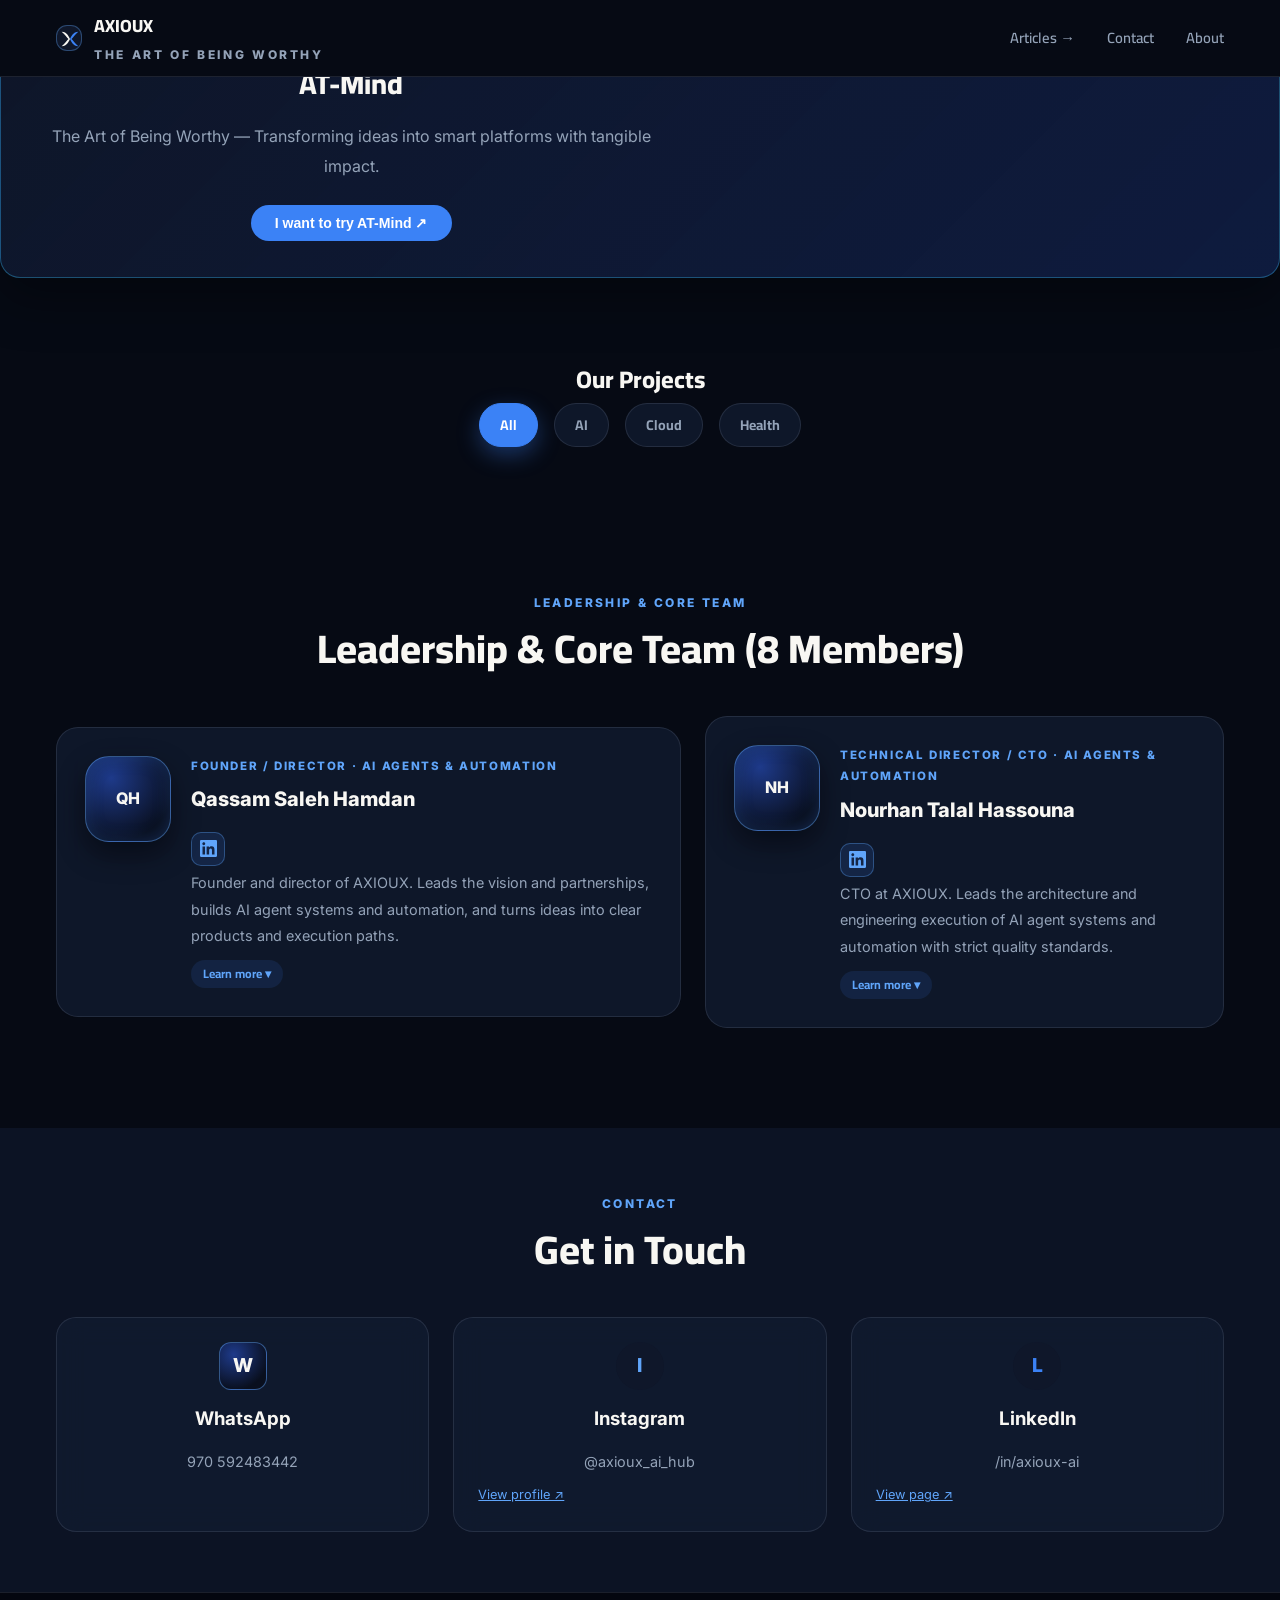
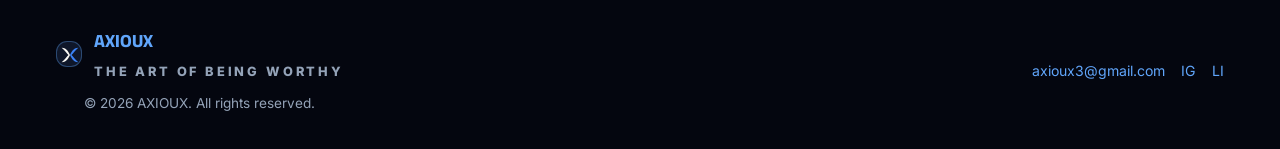
<file: en/index.html>
<!DOCTYPE html>
<html lang="en" dir="ltr">
<head>
<meta charset="UTF-8">
<title>AXIOUX — The Art of Being Worthy</title>
<meta name="viewport" content="width=device-width, initial-scale=1.0">
<meta name="description" content="AXIOUX — Transforming technical ideas into smart platforms and tangible impact. A community of engineers building AI-powered platforms and publishing technical knowledge.">
<meta property="og:title" content="AXIOUX — The Art of Being Worthy">
<meta property="og:site_name" content="AXIOUX">
<meta property="og:type" content="website">
<link rel="canonical" href="https://axioux.github.io/">
<link rel="alternate" hreflang="ar" href="https://axioux.github.io/">
<link rel="preconnect" href="https://fonts.googleapis.com">
<link rel="preconnect" href="https://fonts.gstatic.com" crossorigin>
<link href="https://fonts.googleapis.com/css2?family=Cairo:wght@600;800&family=IBM+Plex+Sans+Arabic:wght@400;600&family=Inter:wght@400;600&display=swap" rel="stylesheet">
<link rel="stylesheet" href="../styles.css?v=6">
<link rel="alternate" hreflang="ar" href="https://axioux.github.io/">
</head>
<body>
<header class="site-header">
  <div class="container nav-inner">
    <a href="../index.html" class="brand-link">
      <div class="brand-emblem-mini" aria-hidden="true">
        <svg width="26" height="26" viewBox="0 0 100 100" fill="none">
          <path d="M18 22 C38 22, 46 42, 50 50 C46 58, 38 78, 18 78 C32 66, 38 56, 44 50 C38 44, 32 34, 18 22 Z" fill="#F8F7F3"/>
          <path d="M82 22 C62 22, 54 42, 50 50 C54 58, 62 78, 82 78 C68 66, 62 56, 56 50 C62 44, 68 34, 82 22 Z" fill="#3B82F6"/>
        </svg>
      </div>
      <div class="brand-text">
        <span class="brand-name">AXIOUX</span>
        <span class="brand-sub">THE ART OF BEING WORTHY</span>
      </div>
    </a>
    <nav class="nav-links">
      <a href="../index.html#articles" class="nav-link">Articles →</a>
      <a href="../index.html#contact" class="nav-link">Contact</a>
      <a href="about.html" class="nav-link">About</a>
    </nav>
  </div>
</header>

<main>
  <section class="early-access-band">
    <div class="container">
      <div style="text-align: center; max-width: 600px; margin: 0 auto;">
        <h2 style="font-family: var(--arabic-head); font-size: 1.8rem; color: var(--text-main); margin-bottom: 12px;">AT-Mind</h2>
        <p style="font-size: 1rem; color: var(--text-muted); margin-bottom: 24px;">The Art of Being Worthy — Transforming ideas into smart platforms with tangible impact.</p>
        <button style="background: var(--blue); color: white; border: none; padding: 10px 24px; border-radius: 100px; font-weight: 700; font-size: 0.88rem; cursor: pointer;" onclick="window.location.href='https://api.web3forms.com/submit?access_key=09f1c054-94d6-4346-b026-1c21bd6de47d&subject=AT-Mind Interest'">I want to try AT-Mind ↗</button>
      </div>
    </div>
  </section>

  <section id="projects" style="padding: 60px 0 40px;">
    <div class="container">
      <div style="text-align: center; max-width: 800px; margin: 0 auto;">
        <h2 style="font-family: var(--arabic-head); font-size: 1.5rem; color: var(--text-main); margin-bottom 32px;">Our Projects</h2>
        <div style="display: flex; gap: 16px; justify-content: center; flex-wrap: wrap;">
          <button class="filter-btn active" data-filter="all">All</button>
          <button class="filter-btn" data-filter="ai">AI</button>
          <button class="filter-btn" data-filter="cloud">Cloud</button>
          <button class="filter-btn" data-filter="health">Health</button>
        </div>
        <div id="projectsGrid" style="display: grid; grid-template-columns: 1fr; gap: 24px; margin-top: 40px;">
          <!-- Project cards would be rendered by JS -->
        </div>
      </div>
    </div>
  </section>

  <section id="team" style="padding: 60px 0;">
    <div class="container">
      <div class="section-header" style="text-align: center; margin-bottom: 40px;">
        <span class="eyebrow">LEADERSHIP & CORE TEAM</span>
        <h2>Leadership & Core Team (8 Members)</h2>
      </div>
      <div class="leadership-row" style="display: flex; gap: 24px; margin-bottom: 40px; align-items: center; justify-content: center;">
        <!-- Qassam leader card -->
        <div class="leader-card team-interactive-card" data-member-id="qassam" tabindex="0" role="button" aria-expanded="false">
          <div class="leader-avatar" data-avatar-box="qassam">QH</div>
          <div class="member-main-wrap" style="flex:1;">
            <span class="leader-role">FOUNDER / DIRECTOR · AI AGENTS & AUTOMATION</span>
            <h3>Qassam Saleh Hamdan</h3>
            <a class="member-linkedin" href="https://www.linkedin.com/in/qassam-hamdan-ai/" target="_blank" rel="noopener noreferrer" aria-label="LinkedIn — Qassam Saleh Hamdan">
              <svg viewBox="0 0 24 24" aria-hidden="true" focusable="false"><path d="M20.447 20.452h-3.554v-5.569c0-1.328-.027-3.037-1.852-3.037-1.853 0-2.136 1.445-2.136 2.939v5.667H9.351V9h3.414v1.561h.046c.477-.9 1.637-1.85 3.37-1.85 3.601 0 4.267 2.37 4.267 5.455v6.286zM5.337 7.433c-1.144 0-2.063-.926-2.063-2.065 0-1.138.92-2.063 2.063-2.063 1.14 0 2.064.925 2.064 2.063 0 1.139-.925 2.065-2.064 2.065zm1.782 13.019H3.555V9h3.564v11.452zM22.225 0H1.771C.792 0 0 .774 0 1.729v20.542C0 23.227.792 24 1.771 24h20.451C23.2 24 24 23.227 24 22.271V1.729C24 .774 23.2 0 22.225 0z"/></svg>
            </a>
            <p data-i18n="leader_qassam_bio">Founder and director of AXIOUX. Leads the vision and partnerships, builds AI agent systems and automation, and turns ideas into clear products and execution paths.</p>
            <span class="member-click-hint" data-i18n="member_view_btn">Learn more ▾</span>
            <div class="member-inline-drawer" data-member-drawer="qassam"></div>
          </div>
        </div>
        <!-- Nourhan leader card -->
        <div class="leader-card team-interactive-card" data-member-id="nourhan" tabindex="0" role="button" aria-expanded="false">
          <div class="leader-avatar" data-avatar-box="nourhan">NH</div>
          <div class="member-main-wrap" style="flex:1;">
            <span class="leader-role">TECHNICAL DIRECTOR / CTO · AI AGENTS & AUTOMATION</span>
            <h3>Nourhan Talal Hassouna</h3>
            <a class="member-linkedin" href="https://www.linkedin.com/in/nourhan-hassouna-aa11463ab" target="_blank" rel="noopener noreferrer" aria-label="LinkedIn — Nourhan Talal Hassouna">
              <svg viewBox="0 0 24 24" aria-hidden="true" focusable="false"><path d="M20.447 20.452h-3.554v-5.569c0-1.328-.027-3.037-1.852-3.037-1.853 0-2.136 1.445-2.136 2.939v5.667H9.351V9h3.414v1.561h.046c.477-.9 1.637-1.85 3.37-1.85 3.601 0 4.267 2.37 4.267 5.455v6.286zM5.337 7.433c-1.144 0-2.063-.926-2.063-2.065 0-1.138.92-2.063 2.063-2.063 1.14 0 2.064.925 2.064 2.063 0 1.139-.925 2.065-2.064 2.065zm1.782 13.019H3.555V9h3.564v11.452zM22.225 0H1.771C.792 0 0 .774 0 1.729v20.542C0 23.227.792 24 1.771 24h20.451C23.2 24 24 23.227 24 22.271V1.729C24 .774 23.2 0 22.225 0z"/></svg>
            </a>
            <p data-i18n="leader_nourhan_bio">CTO at AXIOUX. Leads the architecture and engineering execution of AI agent systems and automation with strict quality standards.</p>
            <span class="member-click-hint" data-i18n="member_view_btn">Learn more ▾</span>
            <div class="member-inline-drawer" data-member-drawer="nourhan"></div>
          </div>
        </div>
      </div>
      <div class="core-team-grid" id="coreTeamGrid" style="display: grid; grid-template-columns: repeat(4, 1fr); gap: 18px;">
        <!-- Team members would be rendered by JS -->
      </div>
    </div>
  </section>

  <section id="contact" style="padding: 60px 0; background: var(--bg-surface);">
    <div class="container">
      <div class="section-header" style="text-align: center; margin-bottom: 40px;">
        <span class="eyebrow">CONTACT</span>
        <h2>Get in Touch</h2>
      </div>
      <div class="contact-grid" style="display: grid; grid-template-columns: repeat(auto-fit, minmax(200px, 1fr)); gap: 24px; margin-top: 40px;">
        <div style="background: var(--bg-card); padding: 24px; border-radius: 20px; backdrop-filter: blur(14px); border: 1px solid var(--border-subtle);">
          <div style="width: 48px; height: 48px; background: radial-gradient(circle at 30% 25%, #1E3A8A 0%, #090F1E 75%); border: 1.5px solid rgba(96, 165, 250, 0.48); border-radius: 12px; display: flex; align-items: center; justify-content: center; margin: 0 auto 12px; color: #F8F7F3; font-weight: 800; font-size: 1.2rem;">W</div>
          <h3 style="text-align: center; color: var(--text-main); margin-bottom: 12px;">WhatsApp</h3>
          <p style="text-align: center; color: var(--text-muted); font-size: 0.9rem;">970 592483442</p>
        </div>
        <div style="background: var(--bg-card); padding: 24px; border-radius: 20px; backdrop-filter: blur(14px); border: 1px solid var(--border-subtle);">
          <div style="width: 48px; height: 48px; background: #0F172A; border-radius: 50%; display: flex; align-items: center; justify-content: center; margin: 0 auto 12px; color: #60A5FA; font-weight: 800; font-size: 1.2rem;">I</div>
          <h3 style="text-align: center; color: var(--text-main); margin-bottom: 12px;">Instagram</h3>
          <p style="text-align: center; color: var(--text-muted); font-size: 0.9rem;">@axioux_ai_hub</p>
          <a href="https://www.instagram.com/axioux_ai_hub?hvrq=MTJtaXQwcmM0NjlhYg==" target="_blank" style="display: block; margin-top: 8px; color: var(--blue-light); font-size: 0.8rem; text-decoration: underline;">View profile ↗</a>
        </div>
        <div style="background: var(--bg-card); padding: 24px; border-radius: 20px; backdrop-filter: blur(14px); border: 1px solid var(--border-subtle);">
          <div style="width: 48px; height: 48px; background: #0F172A; border-radius: 50%; display: flex; align-items: center; justify-content: center; margin: 0 auto 12px; color: #3B82F6; font-weight: 800; font-size: 1.2rem;">L</div>
          <h3 style="text-align: center; color: var(--text-main); margin-bottom: 12px;">LinkedIn</h3>
          <p style="text-align: center; color: var(--text-muted); font-size: 0.9rem;">/in/axioux-ai</p>
          <a href="https://www.linkedin.com/in/axioux-ai" target="_blank" style="display: block; margin-top: 8px; color: var(--blue-light); font-size: 0.8rem; text-decoration: underline;">View page ↗</a>
        </div>
      </div>
    </div>
  </section>
</main>

<footer class="site-footer" style="padding: 32px 0; border-top: 1px solid var(--border-subtle);">
  <div class="container" style="display: flex; justify-content: space-between; align-items: center; flex-wrap: wrap; gap: 24px;">
    <div style="text-align: center;">
      <a href="../index.html" class="brand-link">
        <div class="brand-emblem-mini" aria-hidden="true">
          <svg width="26" height="26" viewBox="0 0 100 100" fill="none">
            <path d="M18 22 C38 22, 46 42, 50 50 C46 58, 38 78, 18 78 C32 66, 38 56, 44 50 C38 44, 32 34, 18 22 Z" fill="#F8F7F3"/>
            <path d="M82 22 C62 22, 54 42, 50 50 C54 58, 62 78, 82 78 C68 66, 62 56, 56 50 C62 44, 68 34, 82 22 Z" fill="#3B82F6"/>
          </svg>
        </div>
        <div class="brand-text">
          <span class="brand-name">AXIOUX</span>
          <span class="brand-sub">THE ART OF BEING WORTHY</span>
        </div>
      </a>
      <p style="font-size: 0.85rem; color: var(--text-muted); margin-top: 8px;">© 2026 AXIOUX. All rights reserved.</p>
    </div>
    <div style="display: flex; gap: 16px; align-items: center; flex-wrap: wrap;">
      <a href="mailto:axioux3@gmail.com" style="color: var(--blue-light); font-size: 0.88rem; text-decoration: none;">axioux3@gmail.com</a>
      <a href="https://www.instagram.com/axioux_ai_hub?hvrq=MTJtaXQwcmM0NjlhYg==" target="_blank" style="color: var(--blue-light); font-size: 0.88rem; text-decoration: none;">IG</a>
      <a href="https://www.linkedin.com/in/axioux-ai" target="_blank" style="color: var(--blue-light); font-size: 0.88rem; text-decoration: none;">LI</a>
    </div>
  </div>
</footer>

<script src="../app.js?v=6"></script>
</body>
</html>
</file>
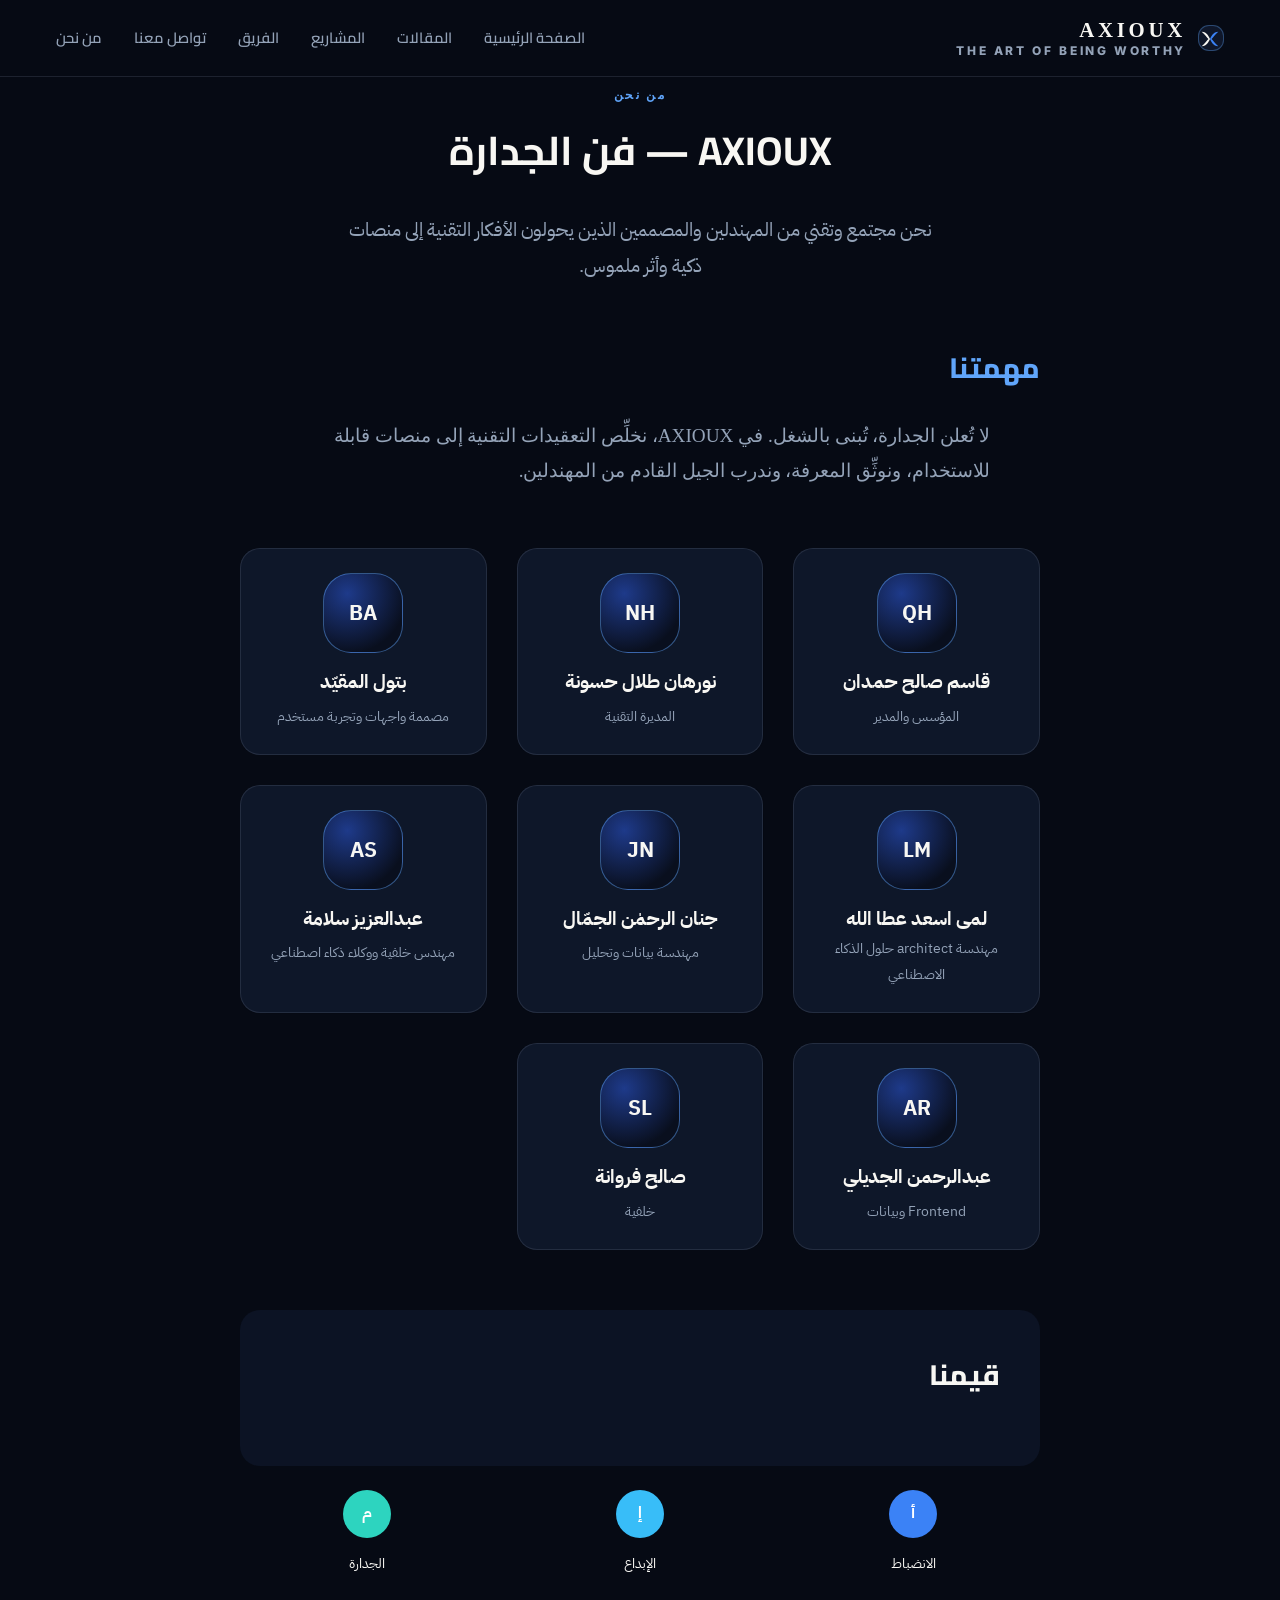
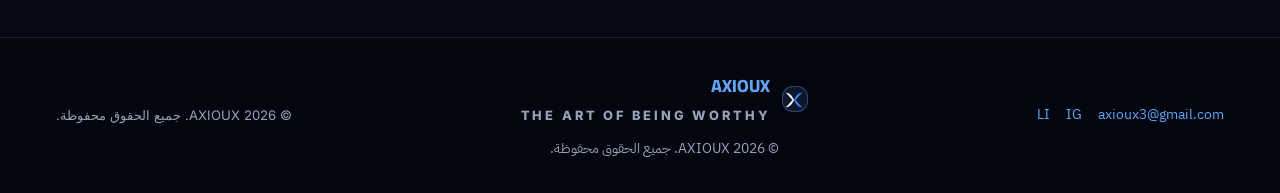
<file: about.html>
<!DOCTYPE html>
<html lang="ar" dir="rtl">
<head>
<meta charset="UTF-8">
<title>من نحن — AXIOUX</title>
<meta name="viewport" content="width=device-width, initial-scale=1.0">
<meta name="description" content="تعرف على فريق AXIOUX ومهمتنا في بناء منصات الذكاء الاصطناعي والأنظمة السحابية">
<meta property="og:title" content="من نحن — AXIOUX">
<meta property="og:site_name" content="AXIOUX">
<meta property="og:type" content="website">
<meta property="og:description" content="فريق من المهندلين والمصممين يبني منصات الذكاء الاصطناعي والأنظمة السحابية ويعمل على توثيق المعرفة الهندسية">
<link rel="canonical" href="https://axioux.github.io/">
<link rel="alternate" hreflang="en" href="https://axioux.github.io/en/">
<link rel="preconnect" href="https://fonts.googleapis.com">
<link rel="preconnect" href="https://fonts.gstatic.com" crossorigin>
<link href="https://fonts.googleapis.com/css2?family=Cairo:wght@600;700;800&family=IBM+Plex+Sans+Arabic:wght@400;600;700&family=Inter:wght@400;600;700&display=swap" rel="stylesheet">
<link rel="stylesheet" href="styles.css?v=6">
</head>
<body>

<!-- ================= HEADER ================= -->
<header class="site-header">
  <div class="container nav-inner">
    <a href="#top" class="brand-link">
      <div class="brand-emblem-mini" aria-hidden="true">
        <svg width="26" height="26" viewBox="0 0 100 100" fill="none">
          <path d="M18 22 C38 22, 46 42, 50 50 C46 58, 38 78, 18 78 C32 66, 38 56, 44 50 C38 44, 32 34, 18 22 Z" fill="#F8F7F3"/>
          <path d="M82 22 C62 22, 54 42, 50 50 C54 58, 62 78, 82 78 C68 66, 62 56, 56 50 C62 44, 68 34, 82 22 Z" fill="#3B82F6"/>
        </svg>
      </div>
      <div class="brand-text-wrap">
        <span class="brand-wordmark">AXIOUX</span>
        <span class="brand-sub">THE ART OF BEING WORTHY</span>
      </div>
    </a>

    <nav class="nav-links" id="mainNav">
      <a href="#top" class="nav-link">الصفحة الرئيسية</a>
      <a href="index.html#articles" class="nav-link">المقالات</a>
      <a href="index.html#projects" class="nav-link">المشاريع</a>
      <a href="index.html#team" class="nav-link">الفريق</a>
      <a href="index.html#contact" class="nav-link">تواصل معنا</a>
      <a href="about.html" class="nav-link active">من نحن</a>
    </nav>
  </div>
</header>

<!-- ================= ABOUT SECTION ================= -->
<section class="about-section" style="padding: 80px 0 60px;">
  <div class="container">
    <div style="max-width: 800px; margin: 0 auto;">
      <div style="text-align: center; margin-bottom: 60px;">
        <span class="eyebrow" style="color: var(--blue-light);">من نحن</span>
        <h1 style="font-family: var(--arabic-head); font-size: 2.5rem; color: var(--text-main); margin-bottom: 24px;">AXIOUX — فن الجدارة</h1>
        <p style="font-size: 1.2rem; color: var(--text-muted); max-width: 600px; margin: 0 auto 40px;">نحن مجتمع وتقني من المهندلين والمصممين الذين يحولون الأفكار التقنية إلى منصات ذكية وأثر ملموس.</p>
      </div>

      <!-- Mission -->
      <div style="margin-bottom: 60px;">
        <h2 style="font-family: var(--arabic-head); font-size: 1.75rem; color: var(--blue-light); margin-bottom: 24px;">مهمتنا</h2>
        <blockquote style="font-family: var(--serif); font-size: 1.2rem; color: var(--text-muted); line-height: 1.8; direction: rtl; margin: 0 auto; max-width: 700px;">
          <p>لا تُعلن الجدارة، تُبنى بالشغل. في AXIOUX، نخلِّص التعقيدات التقنية إلى منصات قابلة للاستخدام، ونوثِّق المعرفة، وندرب الجيل القادم من المهندلين.</p>
        </blockquote>
      </div>

      <!-- Team Overview -->
      <div style="display: grid; grid-template-columns: repeat(auto-fit, minmax(200px, 1fr)); gap: 30px; margin-bottom: 60px;">
        <!-- Team member cards -->
        <div style="background: var(--bg-card); padding: 24px; border-radius: 20px; backdrop-filter: blur(14px); border: 1px solid var(--border-subtle); text-align: center;">
          <div style="width: 80px; height: 80px; background: radial-gradient(circle at 30% 25%, #1E3A8A 0%, #090F1E 75%); border: 1.5px solid rgba(96, 165, 250, 0.48); border-radius: 28px; margin: 0 auto 12px; display: flex; align-items: center; justify-content: center; font-weight: 800; font-size: 1.3rem;">QH</div>
          <h3 style="color: var(--text-main); margin: 8px 0 4px;">قاسم صالح حمدان</h3>
          <p style="color: var(--text-muted); font-size: 0.88rem;">المؤسس والمدير</p>
        </div>
        <div style="background: var(--bg-card); padding: 24px; border-radius: 20px; backdrop-filter: blur(14px); border: 1px solid var(--border-subtle); text-align: center;">
          <div style="width: 80px; height: 80px; background: radial-gradient(circle at 30% 25%, #1E3A8A 0%, #090F1E 75%); border: 1.5px solid rgba(96, 165, 250, 0.48); border-radius: 28px; margin: 0 auto 12px; display: flex; align-items: center; justify-content: center; font-weight: 800; font-size: 1.3rem;">NH</div>
          <h3 style="color: var(--text-main); margin: 8px 0 4px;">نورهان طلال حسونة</h3>
          <p style="color: var(--text-muted); font-size: 0.88rem;">المديرة التقنية</p>
        </div>
        <div style="background: var(--bg-card); padding: 24px; border-radius: 20px; backdrop-filter: blur(14px); border: 1px solid var(--border-subtle); text-align: center;">
          <div style="width: 80px; height: 80px; background: radial-gradient(circle at 30% 25%, #1E3A8A 0%, #090F1E 75%); border: 1.5px solid rgba(96, 165, 250, 0.48); border-radius: 28px; margin: 0 auto 12px; display: flex; align-items: center; justify-content: center; font-weight: 800; font-size: 1.3rem;">BA</div>
          <h3 style="color: var(--text-main); margin: 8px 0 4px;">بتول المقيّد</h3>
          <p style="color: var(--text-muted); font-size: 0.88rem;">مصممة واجهات وتجربة مستخدم</p>
        </div>
        <div style="background: var(--bg-card); padding: 24px; border-radius: 20px; backdrop-filter: blur(14px); border: 1px solid var(--border-subtle); text-align: center;">
          <div style="width: 80px; height: 80px; background: radial-gradient(circle at 30% 25%, #1E3A8A 0%, #090F1E 75%); border: 1.5px solid rgba(96, 165, 250, 0.48); border-radius: 28px; margin: 0 auto 12px; display: flex; align-items: center; justify-content: center; font-weight: 800; font-size: 1.3rem;">LM</div>
          <h3 style="color: var(--text-main); margin: 8px 0 4x;">لمى اسعد عطا الله</h3>
          <p style="color: var(--text-muted); font-size: 0.88rem;">مهندسة architect حلول الذكاء الاصطناعي</p>
        </div>
        <div style="background: var(--bg-card); padding: 24px; border-radius: 20px; backdrop-filter: blur(14px); border: 1px solid var(--border-subtle); text-align: center;">
          <div style="width: 80px; height: 80px; background: radial-gradient(circle at 30% 25%, #1E3A8A 0%, #090F1E 75%); border: 1.5px solid rgba(96, 165, 250, 0.48); border-radius: 28px; margin: 0 auto 12px; display: flex; align-items: center; justify-content: center; font-weight: 800; font-size: 1.3rem;">JN</div>
          <h3 style="color: var(--text-main); margin: 8px 0 4px;">جنان الرحمٰن الجمّال</h3>
          <p style="color: var(--text-muted); font-size: 0.88rem;">مهندسة بيانات وتحليل</p>
        </div>
        <div style="background: var(--bg-card); padding: 24px; border-radius: 20px; backdrop-filter: blur(14px); border: 1px solid var(--border-subtle); text-align: center;">
          <div style="width: 80px; height: 80px; background: radial-gradient(circle at 30% 25%, #1E3A8A 0%, #090F1E 75%); border: 1.5px solid rgba(96, 165, 250, 0.48); border-radius: 28px; margin: 0 auto 12px; display: flex; align-items: center; justify-content: center; font-weight: 800; font-size: 1.3rem;">AS</div>
          <h3 style="color: var(--text-main); margin: 8px 0 4px;">عبدالعزيز سلامة</h3>
          <p style="color: var(--text-muted); font-size: 0.88rem;">مهندس خلفية ووكلاء ذكاء اصطناعي</p>
        </div>
        <div style="background: var(--bg-card); padding: 24px; border-radius: 20px; backdrop-filter: blur(14px); border: 1px solid var(--border-subtle); text-align: center;">
          <div style="width: 80px; height: 80px; background: radial-gradient(circle at 30% 25%, #1E3A8A 0%, #090F1E 75%); border: 1.5px solid rgba(96, 165, 250, 0.48); border-radius: 28px; margin: 0 auto 12px; display: flex; align-items: center; justify-content: center; font-weight: 800; font-size: 1.3rem;">AR</div>
          <h3 style="color: var(--text-main); margin: 8px 0 4px;">عبدالرحمن الجديلي</h3>
          <p style="color: var(--text-muted); font-size: 0.88rem;">Frontend وبيانات</p>
        </div>
        <div style="background: var(--bg-card); padding: 24px; border-radius: 20px; backdrop-filter: blur(14px); border: 1px solid var(--border-subtle); text-align: center;">
          <div style="width: 80px; height: 80px; background: radial-gradient(circle at 30% 25%, #1E3A8A 0%, #090F1E 75%); border: 1.5px solid rgba(96, 165, 250, 0.48); border-radius: 28px; margin: 0 auto 12px; display: flex; align-items: center; justify-content: center; font-weight: 800; font-size: 1.3rem;">SL</div>
          <h3 style="color: var(--text-main); margin: 8px 0 4px;">صالح فروانة</h3>
          <p style="color: var(--text-muted); font-size: 0.88rem;">خلفية</p>
        </div>
      </div>

      <!-- Values -->
      <div style="background: var(--bg-surface); padding: 40px; border-radius: 20px; margin-top: 60px;">
        <h2 style="font-family: var(--arabic-head); font-size: 1.75rem; color: var(--text-main); margin-bottom: 24px;">قيمنا</div>
        <div style="display: grid; grid-template-columns: repeat(3, 1fr); gap: 20px; margin-top: 24px;">
          <div style="text-align: center;">
            <div style="width: 48px; height: 48px; background: var(--blue); border-radius: 50%; margin: 0 auto 12px; display: flex; align-items: center; justify-content: center; color: white; font-weight: 800;">أ</div>
            <p style="color: var(--text-main); font-size: 0.9rem; margin: 0;">الانضباط</p>
          </div>
          <div style="text-align: center;">
            <div style="width: 48px; height: 48px; background: var(--cyan); border-radius: 50%; margin: 0 auto 12px; display: flex; align-items: center; justify-content: center; color: white; font-weight: 800;">إ</div>
            <p style="color: var(--text-main); font-size: 0.9rem; margin: 0;">الإبداع</p>
          </div>
          <div style="text-align: center;">
            <div style="width: 48px; height: 48px; background: var(--teal); border-radius: 50%; margin: 0 auto 12px; display: flex; align-items: center; justify-content: center; color: white; font-weight: 800;">م</div>
            <p style="color: var(--text-main); font-size: 0.9rem; margin: 0;">الجدارة</p>
          </div>
        </div>
      </div>
    </div>
  </div>
</section>

<!-- ================= FOOTER ================= -->
<footer class="site-footer">
  <div class="container">
    <div style="text-align: center; order: 2;">
      <a href="index.html" class="brand-link">
        <div class="brand-emblem-mini" aria-hidden="true">
          <svg width="26" height="26" viewBox="0 0 100 100" fill="none">
            <path d="M18 22 C38 22, 46 42, 50 50 C46 58, 38 78, 18 78 C32 66, 38 56, 44 50 C38 44, 32 34, 18 22 Z" fill="#F8F7F3"/>
            <path d="M82 22 C62 22, 54 42, 50 50 C54 58, 62 78, 82 78 C68 66, 62 56, 56 50 C62 44, 68 34, 82 22 Z" fill="#3B82F6"/>
          </svg>
        </div>
        <div class="brand-text">
          <span class="brand-name">AXIOUX</span>
          <span class="brand-sub">THE ART OF BEING WORTHY</span>
        </div>
      </a>
      <p style="font-size: 0.85rem; color: var(--text-muted); margin-top: 8px;">© 2026 AXIOUX. جميع الحقوق محفوظة.</p>
    </div>
    <div style="order: 1; display: flex; gap: 16px; align-items: center; justify-content: center; flex-wrap: wrap;">
      <a href="mailto:axioux3@gmail.com" style="color: var(--blue-light); font-size: 0.88rem; text-decoration: none;">axioux3@gmail.com</a>
      <a href="https://www.instagram.com/axioux_ai_hub?hvrq=MTJtaXQwcmM0NjlhYg==" target="_blank" style="color: var(--blue-light); font-size: 0.88rem; text-decoration: none;">IG</a>
      <a href="https://www.linkedin.com/in/axioux-ai" target="_blank" style="color: var(--blue-light); font-size: 0.88rem; text-decoration: none;">LI</a>
    </div>
    <div style="order: 3; font-family: var(--latin); font-size: 0.82rem; color: var(--text-muted);">
      © 2026 AXIOUX. جميع الحقوق محفوظة.
    </div>
  </div>
</footer>

<script src="app.js?v=6"></script>
</body>
</html>
</file>
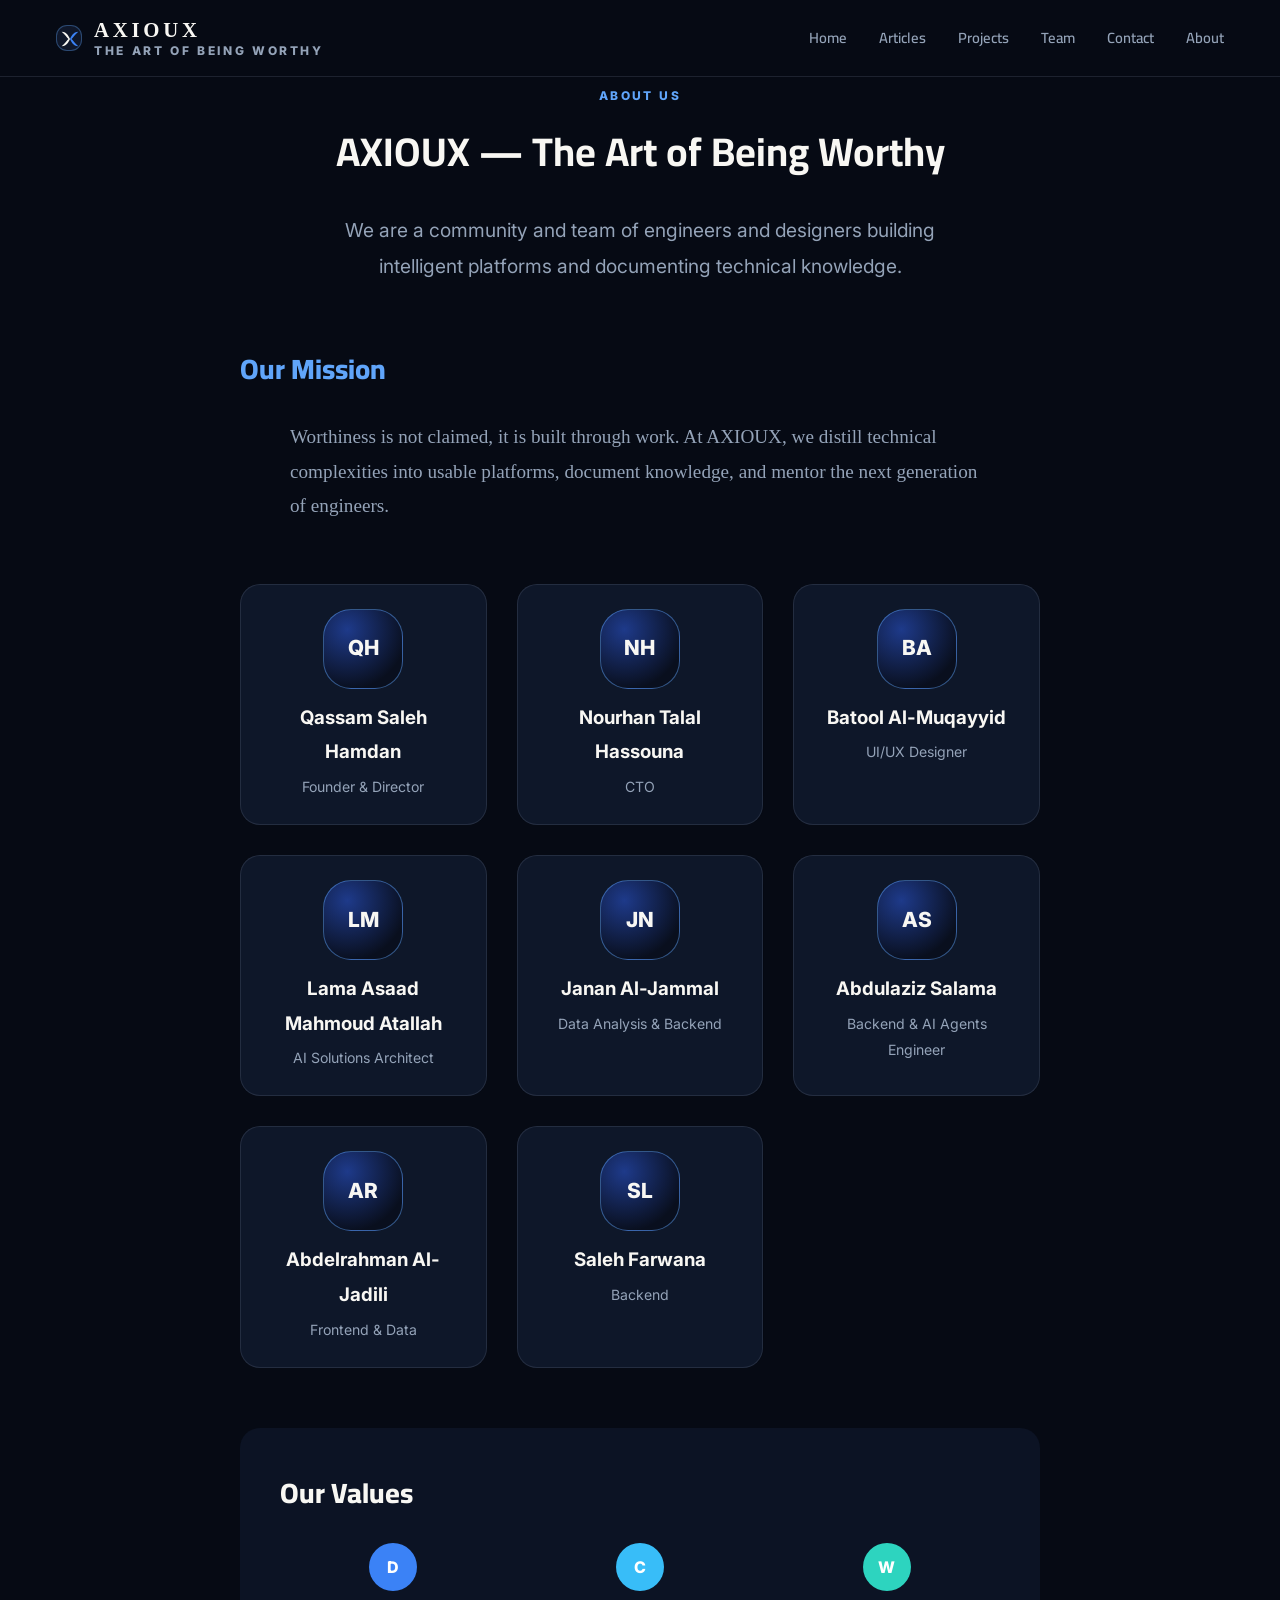
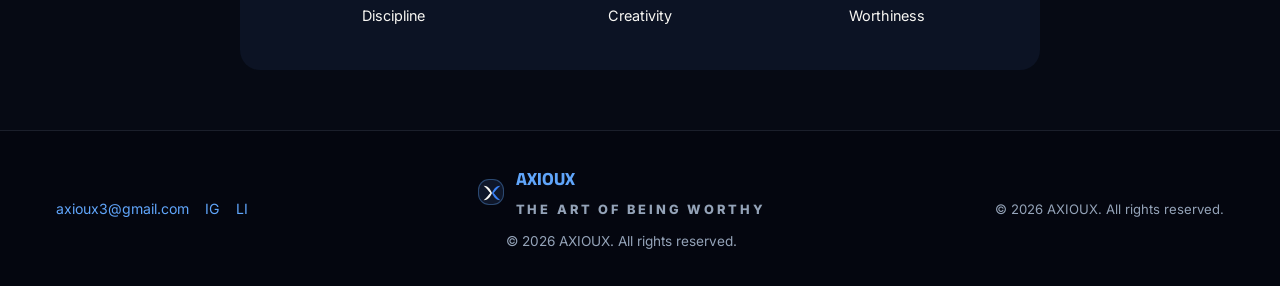
<file: en/about.html>
<!DOCTYPE html>
<html lang="en" dir="ltr">
<head>
<meta charset="UTF-8">
<title>About — AXIOUX</title>
<meta name="viewport" content="width=device-width, initial-scale=1.0">
<meta name="description" content="Learn about the AXIOUX team and our mission to build AI platforms and cloud systems">
<meta property="og:title" content="About — AXIOUX">
<meta property="og:site_name" content="AXIOUX">
<meta property="og:type" content="website">
<meta property="og:description" content="A team of engineers and designers building AI platforms, cloud systems, and documenting technical education">
<link rel="canonical" href="https://axioux.github.io/en/">
<link rel="alternate" hreflang="ar" href="https://axioux.github.io/">
<link rel="preconnect" href="https://fonts.googleapis.com">
<link rel="preconnect" href="https://fonts.gstatic.com" crossorigin>
<link href="https://fonts.googleapis.com/css2?family=Cairo:wght@600;700;800&family=IBM+Plex+Sans+Arabic:wght@400;600;700&family=Inter:wght@400;600;700&display=swap" rel="stylesheet">
<link rel="stylesheet" href="../styles.css?v=6">
</head>
<body>

<!-- ================= HEADER ================= -->
<header class="site-header">
  <div class="container nav-inner">
    <a href="#top" class="brand-link">
      <div class="brand-emblem-mini" aria-hidden="true">
        <svg width="26" height="26" viewBox="0 0 100 100" fill="none">
          <path d="M18 22 C38 22, 46 42, 50 50 C46 58, 38 78, 18 78 C32 66, 38 56, 44 50 C38 44, 32 34, 18 22 Z" fill="#F8F7F3"/>
          <path d="M82 22 C62 22, 54 42, 50 50 C54 58, 62 78, 82 78 C68 66, 62 56, 56 50 C62 44, 68 34, 82 22 Z" fill="#3B82F6"/>
        </svg>
      </div>
      <div class="brand-text-wrap">
        <span class="brand-wordmark">AXIOUX</span>
        <span class="brand-sub">THE ART OF BEING WORTHY</span>
      </div>
    </a>

    <nav class="nav-links" id="mainNav">
      <a href="index.html" class="nav-link">Home</a>
      <a href="../index.html#articles" class="nav-link">Articles</a>
      <a href="../index.html#projects" class="nav-link">Projects</a>
      <a href="../index.html#team" class="nav-link">Team</a>
      <a href="../index.html#contact" class="nav-link">Contact</a>
      <a href="about.html" class="nav-link active">About</a>
    </nav>
  </div>
</header>

<!-- ================= ABOUT SECTION ================= -->
<section class="about-section" style="padding: 80px 0 60px;">
  <div class="container">
    <div style="max-width: 800px; margin: 0 auto;">
      <div style="text-align: center; margin-bottom: 60px;">
        <span class="eyebrow" style="color: var(--blue-light);">About Us</span>
        <h1 style="font-family: var(--arabic-head); font-size: 2.5rem; color: var(--text-main); margin-bottom: 24px;">AXIOUX — The Art of Being Worthy</h1>
        <p style="font-size: 1.2rem; color: var(--text-muted); max-width: 600px; margin: 0 auto 40px;">We are a community and team of engineers and designers building intelligent platforms and documenting technical knowledge.</p>
      </div>

      <!-- Mission -->
      <div style="margin-bottom: 60px;">
        <h2 style="font-family: var(--arabic-head); font-size: 1.75rem; color: var(--blue-light); margin-bottom: 24px;">Our Mission</h2>
        <blockquote style="font-family: var(--serif); font-size: 1.2rem; color: var(--text-muted); line-height: 1.8; direction: ltr; margin: 0 auto; max-width: 700px;">
          <p>Worthiness is not claimed, it is built through work. At AXIOUX, we distill technical complexities into usable platforms, document knowledge, and mentor the next generation of engineers.</p>
        </blockquote>
      </div>

      <!-- Team Overview -->
      <div style="display: grid; grid-template-columns: repeat(auto-fit, minmax(200px, 1fr)); gap: 30px; margin-bottom: 60px;">
        <!-- Team member cards -->
        <div style="background: var(--bg-card); padding: 24px; border-radius: 20px; backdrop-filter: blur(14px); border: 1px solid var(--border-subtle); text-align: center;">
          <div style="width: 80px; height: 80px; background: radial-gradient(circle at 30% 25%, #1E3A8A 0%, #090F1E 75%); border: 1.5px solid rgba(96, 165, 250, 0.48); border-radius: 28px; margin: 0 auto 12px; display: flex; align-items: center; justify-content: center; font-weight: 800; font-size: 1.3rem;">QH</div>
          <h3 style="color: var(--text-main); margin: 8px 0 4px;">Qassam Saleh Hamdan</h3>
          <p style="color: var(--text-muted); font-size: 0.88rem;">Founder & Director</p>
        </div>
        <div style="background: var(--bg-card); padding: 24px; border-radius: 20px; backdrop-filter: blur(14px); border: 1px solid var(--border-subtle); text-align: center;">
          <div style="width: 80px; height: 80px; background: radial-gradient(circle at 30% 25%, #1E3A8A 0%, #090F1E 75%); border: 1.5px solid rgba(96, 165, 250, 0.48); border-radius: 28px; margin: 0 auto 12px; display: flex; align-items: center; justify-content: center; font-weight: 800; font-size: 1.3rem;">NH</div>
          <h3 style="color: var(--text-main); margin: 8px 0 4px;">Nourhan Talal Hassouna</h3>
          <p style="color: var(--text-muted); font-size: 0.88rem;">CTO</p>
        </div>
        <div style="background: var(--bg-card); padding: 24px; border-radius: 20px; backdrop-filter: blur(14px); border: 1px solid var(--border-subtle); text-align: center;">
          <div style="width: 80px; height: 80px; background: radial-gradient(circle at 30% 25%, #1E3A8A 0%, #090F1E 75%); border: 1.5px solid rgba(96, 165, 250, 0.48); border-radius: 28px; margin: 0 auto 12px; display: flex; align-items: center; justify-content: center; font-weight: 800; font-size: 1.3rem;">BA</div>
          <h3 style="color: var(--text-main); margin: 8px 0 4px;">Batool Al-Muqayyid</h3>
          <p style="color: var(--text-muted); font-size: 0.88rem;">UI/UX Designer</p>
        </div>
        <div style="background: var(--bg-card); padding: 24px; border-radius: 20px; backdrop-filter: blur(14px); border: 1px solid var(--border-subtle); text-align: center;">
          <div style="width: 80px; height: 80px; background: radial-gradient(circle at 30% 25%, #1E3A8A 0%, #090F1E 75%); border: 1.5px solid rgba(96, 165, 250, 0.48); border-radius: 28px; margin: 0 auto 12px; display: flex; align-items: center; justify-content: center; font-weight: 800; font-size: 1.3rem;">LM</div>
          <h3 style="color: var(--text-main); margin: 8px 0 4px;">Lama Asaad Mahmoud Atallah</h3>
          <p style="color: var(--text-muted); font-size: 0.88rem;">AI Solutions Architect</p>
        </div>
        <div style="background: var(--bg-card); padding: 24px; border-radius: 20px; backdrop-filter: blur(14px); border: 1px solid var(--border-subtle); text-align: center;">
          <div style="width: 80px; height: 80px; background: radial-gradient(circle at 30% 25%, #1E3A8A 0%, #090F1E 75%); border: 1.5px solid rgba(96, 165, 250, 0.48); border-radius: 28px; margin: 0 auto 12px; display: flex; align-items: center; justify-content: center; font-weight: 800; font-size: 1.3rem;">JN</div>
          <h3 style="color: var(--text-main); margin: 8px 0 4px;">Janan Al-Jammal</h3>
          <p style="color: var(--text-muted); font-size: 0.88rem;">Data Analysis & Backend</p>
        </div>
        <div style="background: var(--bg-card); padding: 24px; border-radius: 20px; backdrop-filter: blur(14px); border: 1px solid var(--border-subtle); text-align: center;">
          <div style="width: 80px; height: 80px; background: radial-gradient(circle at 30% 25%, #1E3A8A 0%, #090F1E 75%); border: 1.5px solid rgba(96, 165, 250, 0.48); border-radius: 28px; margin: 0 auto 12px; display: flex; align-items: center; justify-content: center; font-weight: 800; font-size: 1.3rem;">AS</div>
          <h3 style="color: var(--text-main); margin: 8px 0 4px;">Abdulaziz Salama</h3>
          <p style="color: var(--text-muted); font-size: 0.88rem;">Backend & AI Agents Engineer</p>
        </div>
        <div style="background: var(--bg-card); padding: 24px; border-radius: 20px; backdrop-filter: blur(14px); border: 1px solid var(--border-subtle); text-align: center;">
          <div style="width: 80px; height: 80px; background: radial-gradient(circle at 30% 25%, #1E3A8A 0%, #090F1E 75%); border: 1.5px solid rgba(96, 165, 250, 0.48); border-radius: 28px; margin: 0 auto 12px; display: flex; align-items: center; justify-content: center; font-weight: 800; font-size: 1.3rem;">AR</div>
          <h3 style="color: var(--text-main); margin: 8px 0 4px;">Abdelrahman Al-Jadili</h3>
          <p style="color: var(--text-muted); font-size: 0.88rem;">Frontend & Data</p>
        </div>
        <div style="background: var(--bg-card); padding: 24px; border-radius: 20px; backdrop-filter: blur(14px); border: 1px solid var(--border-subtle); text-align: center;">
          <div style="width: 80px; height: 80px; background: radial-gradient(circle at 30% 25%, #1E3A8A 0%, #090F1E 75%); border: 1.5px solid rgba(96, 165, 250, 0.48); border-radius: 28px; margin: 0 auto 12px; display: flex; align-items: center; justify-content: center; font-weight: 800; font-size: 1.3rem;">SL</div>
          <h3 style="color: var(--text-main); margin: 8px 0 4px;">Saleh Farwana</h3>
          <p style="color: var(--text-muted); font-size: 0.88rem;"> Backend</p>
        </div>
      </div>

      <!-- Values -->
      <div style="background: var(--bg-surface); padding: 40px; border-radius: 20px; margin-top: 60px;">
        <h2 style="font-family: var(--arabic-head); font-size: 1.75rem; color: var(--text-main); margin-bottom: 24px;">Our Values</h2>
        <div style="display: grid; grid-template-columns: repeat(3, 1fr); gap: 20px; margin-top: 24px;">
          <div style="text-align: center;">
            <div style="width: 48px; height: 48px; background: var(--blue); border-radius: 50%; margin: 0 auto 12px; display: flex; align-items: center; justify-content: center; color: white; font-weight: 800;">D</div>
            <p style="color: var(--text-main); font-size: 0.9rem; margin: 0;">Discipline</p>
          </div>
          <div style="text-align: center;">
            <div style="width: 48px; height: 48px; background: var(--cyan); border-radius: 50%; margin: 0 auto 12px; display: flex; align-items: center; justify-content: center; color: white; font-weight: 800;">C</div>
            <p style="color: var(--text-main); font-size: 0.9rem; margin: 0;">Creativity</p>
          </div>
          <div style="text-align: center;">
            <div style="width: 48px; height: 48px; background: var(--teal); border-radius: 50%; margin: 0 auto 12px; display: flex; align-items: center; justify-content: center; color: white; font-weight: 800;">W</div>
            <p style="color: var(--text-main); font-size: 0.9rem; margin: 0;">Worthiness</p>
          </div>
        </div>
      </div>
    </div>
  </div>
</section>

<!-- ================= FOOTER ================= -->
<footer class="site-footer">
  <div class="container">
    <div style="text-align: center; order: 2;">
      <a href="index.html" class="brand-link">
        <div class="brand-emblem-mini" aria-hidden="true">
          <svg width="26" height="26" viewBox="0 0 100 100" fill="none">
            <path d="M18 22 C38 22, 46 42, 50 50 C46 58, 38 78, 18 78 C32 66, 38 56, 44 50 C38 44, 32 34, 18 22 Z" fill="#F8F7F3"/>
            <path d="M82 22 C62 22, 54 42, 50 50 C54 58, 62 78, 82 78 C68 66, 62 56, 56 50 C62 44, 68 34, 82 22 Z" fill="#3B82F6"/>
          </svg>
        </div>
        <div class="brand-text">
          <span class="brand-name">AXIOUX</span>
          <span class="brand-sub">THE ART OF BEING WORTHY</span>
        </div>
      </a>
      <p style="font-size: 0.85rem; color: var(--text-muted); margin-top: 8px;">© 2026 AXIOUX. All rights reserved.</p>
    </div>
    <div style="order: 1; display: flex; gap: 16px; align-items: center; justify-content: center; flex-wrap: wrap;">
      <a href="mailto:axioux3@gmail.com" style="color: var(--blue-light); font-size: 0.88rem; text-decoration: none;">axioux3@gmail.com</a>
      <a href="https://www.instagram.com/axioux_ai_hub?hvrq=MTJtaXQwcmM0NjlhYg==" target="_blank" style="color: var(--blue-light); font-size: 0.88rem; text-decoration: none;">IG</a>
      <a href="https://www.linkedin.com/in/axioux-ai" target="_blank" style="color: var(--blue-light); font-size: 0.88rem; text-decoration: none;">LI</a>
    </div>
    <div style="order: 3; font-family: var(--latin); font-size: 0.82rem; color: var(--text-muted);">
      © 2026 AXIOUX. All rights reserved.
    </div>
  </div>
</footer>

<script src="../app.js?v=6"></script>
</body>
</html>
</file>
<file: styles.css>
/* AXIOUX Complete Production Stylesheet (Restored Base + Extensions) */
:root {
    --bg-cosmic: #060A14;
    --bg-surface: rgba(15, 23, 42, 0.72);
    --bg-surface-solid: #0F172A;
    --bg-card: rgba(17, 27, 48, 0.78);
    --bg-card-hover: rgba(23, 37, 68, 0.92);
    --border-subtle: rgba(148, 163, 184, 0.16);
    --border-glow: rgba(59, 130, 246, 0.55);
    --blue: #3B82F6;
    --blue-light: #60A5FA;
    --cyan: #38BDF8;
    --teal: #2DD4BF;
    --ivory: #F8F7F3;
    --text-main: #F8F7F3;
    --text-muted: #94A3B8;
    --serif: 'Cormorant Garamond', Georgia, serif;
    --arabic-head: 'Cairo', sans-serif;
    --arabic-body: 'IBM Plex Sans Arabic', sans-serif;
    --latin: 'Inter', sans-serif;
    --radius: 20px;
  }

  body.ivory-mode {
    --bg-cosmic: #F8F7F3;
    --bg-surface: rgba(255, 255, 255, 0.85);
    --bg-surface-solid: #FFFFFF;
    --bg-card: rgba(255, 255, 255, 0.92);
    --bg-card-hover: #FFFFFF;
    --border-subtle: rgba(15, 23, 42, 0.12);
    --border-glow: rgba(37, 99, 235, 0.55);
    --text-main: #0F172A;
    --text-muted: #475569;
  }

  * {
    margin: 0;
    padding: 0;
    box-sizing: border-box;
  }

  html {
    scroll-behavior: smooth;
    max-width: 100vw;
    overflow-x: hidden;
  }

  body {
    background-color: var(--bg-cosmic);
    color: var(--text-main);
    font-family: var(--arabic-body);
    line-height: 1.85;
    max-width: 100vw;
    overflow-x: hidden;
    position: relative;
    transition: background-color 0.35s ease, color 0.35s ease;
  }

  html[lang="en"] body {
    font-family: var(--latin);
  }

  :focus-visible {
    outline: 2px solid var(--blue-light);
    outline-offset: 3px;
  }

  .skip-link {
    position: fixed;
    top: -100px;
    inset-inline-start: 16px;
    z-index: 10000;
    background: var(--blue);
    color: #FFFFFF;
    padding: 10px 18px;
    border-radius: 10px;
    font-family: var(--arabic-head);
    font-weight: 800;
    text-decoration: none;
    transition: top 0.2s ease;
  }

  .skip-link:focus {
    top: 14px;
  }

  /* ---------------- INTERACTIVE PARTICLE / STARFIELD BACKGROUND CANVAS ---------------- */
  #starParticlesCanvas {
    position: fixed;
    inset: 0;
    width: 100vw;
    height: 100vh;
    z-index: 0;
    pointer-events: none;
    display: block;
  }

  header, main, footer {
    position: relative;
    z-index: 2;
  }

  .container {
    width: min(100% - 48px, 1160px);
    margin: 0 auto;
  }

  section {
    padding: 110px 0;
    position: relative;
  }

  .section-header {
    text-align: center;
    max-width: 680px;
    margin: 0 auto 64px;
  }

  .eyebrow {
    font-family: var(--latin);
    font-size: 0.76rem;
    font-weight: 800;
    letter-spacing: 0.24em;
    text-transform: uppercase;
    color: var(--blue-light);
    display: inline-block;
    margin-bottom: 12px;
  }

  .section-header h2 {
    font-family: var(--arabic-head);
    font-size: clamp(1.75rem, 3.2vw, 2.5rem);
    font-weight: 800;
    color: var(--text-main);
    line-height: 1.35;
    margin-bottom: 14px;
  }

  .section-header p {
    font-size: 1.02rem;
    color: var(--text-muted);
    line-height: 1.8;
  }

  /* ---------------- BUTTERFLY -> X -> SPLIT CURTAIN INTRO SPLASH ---------------- */
  .intro-splash {
    position: fixed;
    inset: 0;
    z-index: 9000;
    display: flex;
    align-items: center;
    justify-content: center;
    overflow: hidden;
    pointer-events: auto;
  }

  .splash-gate-left,
  .splash-gate-right {
    position: absolute;
    top: 0;
    bottom: 0;
    width: 51%;
    background:
      radial-gradient(circle at 50% 45%, rgba(59, 130, 246, 0.22), transparent 55%),
      linear-gradient(180deg, #04070F 0%, #0F172A 100%);
    z-index: 1;
    transition: transform 0.95s cubic-bezier(0.77, 0, 0.175, 1), opacity 0.95s ease;
  }

  .splash-gate-left { left: 0; border-right: 1px solid rgba(96, 165, 250, 0.18); }
  .splash-gate-right { right: 0; border-left: 1px solid rgba(96, 165, 250, 0.18); }

  .intro-splash.opening .splash-gate-left { transform: translateX(-104%) skewX(-4deg); opacity: 0; }
  .intro-splash.opening .splash-gate-right { transform: translateX(104%) skewX(4deg); opacity: 0; }
  .intro-splash.hidden { visibility: hidden; pointer-events: none; }

  .splash-stage {
    position: relative;
    z-index: 3;
    display: flex;
    flex-direction: column;
    align-items: center;
    text-align: center;
    padding: 24px;
    transition: transform 0.85s ease, opacity 0.7s ease;
  }

  .intro-splash.opening .splash-stage {
    transform: scale(1.18);
    opacity: 0;
  }

  .butterfly-x-wrap {
    position: relative;
    width: 190px;
    height: 190px;
    display: grid;
    place-items: center;
  }

  .splash-morph-svg {
    width: 180px;
    height: 180px;
    overflow: visible;
  }

  .bf-group {
    transform-origin: 100px 105px;
    animation: bfFadeToX 1.3s ease-in-out forwards;
  }

  .bf-wing-l {
    transform-origin: 100px 105px;
    animation: flapLeft 0.34s ease-in-out 3 alternate;
  }

  .bf-wing-r {
    transform-origin: 100px 105px;
    animation: flapRight 0.34s ease-in-out 3 alternate;
  }

  .x-emblem-group {
    transform-origin: 100px 105px;
    opacity: 0;
    animation: xRevealLock 1.4s cubic-bezier(0.22, 1, 0.36, 1) 0.95s forwards;
  }

  @keyframes flapLeft {
    0% { transform: rotateY(0deg) scaleX(1); }
    100% { transform: rotateY(55deg) scaleX(0.58) translateY(-4px); }
  }

  @keyframes flapRight {
    0% { transform: rotateY(0deg) scaleX(1); }
    100% { transform: rotateY(-55deg) scaleX(0.58) translateY(-4px); }
  }

  @keyframes bfFadeToX {
    0%, 72% { opacity: 1; transform: scale(1); }
    100% { opacity: 0; transform: scale(0.72); }
  }

  @keyframes xRevealLock {
    0% { opacity: 0; transform: scale(0.65); }
    100% { opacity: 1; transform: scale(1); }
  }

  .splash-wordmark {
    font-family: var(--serif);
    font-size: 2.8rem;
    font-weight: 700;
    letter-spacing: 0.26em;
    color: #F8F7F3;
    margin-top: 8px;
  }

  .splash-tagline-en {
    font-family: var(--latin);
    font-size: 0.74rem;
    letter-spacing: 0.34em;
    color: #93C5FD;
    margin-top: 4px;
  }

  .splash-tagline-ar {
    font-family: var(--arabic-head);
    font-size: 0.95rem;
    color: #CBD5E1;
    margin-top: 8px;
  }

  .splash-skip-btn {
    margin-top: 20px;
    padding: 9px 22px;
    min-height: 44px;
    border-radius: 100px;
    border: 1px solid rgba(147, 197, 253, 0.35);
    background: rgba(15, 23, 42, 0.75);
    color: #E2E8F0;
    font-family: var(--arabic-head);
    font-size: 0.84rem;
    font-weight: 700;
    cursor: pointer;
    transition: all 0.2s ease;
  }

  .splash-skip-btn:hover {
    background: var(--blue);
    color: #FFFFFF;
  }

  /* ---------------- HEADER / NAVBAR ---------------- */
  .site-header {
    position: sticky;
    top: 0;
    z-index: 100;
    background: rgba(6, 10, 20, 0.78);
    backdrop-filter: blur(16px);
    border-bottom: 1px solid var(--border-subtle);
  }

  body.ivory-mode .site-header {
    background: rgba(248, 247, 243, 0.88);
  }

  .nav-inner {
    display: flex;
    align-items: center;
    justify-content: space-between;
    min-height: 76px;
    gap: 16px;
  }

  .brand-link {
    display: inline-flex;
    align-items: center;
    gap: 12px;
    text-decoration: none;
    color: var(--text-main);
  }

  .brand-emblem-mini {
    width: 38px;
    height: 38px;
    border-radius: 11px;
    background: #0F172A;
    border: 1px solid rgba(96, 165, 250, 0.35);
    display: grid;
    place-items: center;
  }

  .brand-text-wrap {
    display: flex;
    flex-direction: column;
    line-height: 1.1;
  }

  .brand-wordmark {
    font-family: var(--serif);
    font-size: 1.3rem;
    font-weight: 700;
    letter-spacing: 0.18em;
    color: var(--text-main);
  }

  .brand-sub {
    font-family: var(--latin);
    font-size: 0.58rem;
    letter-spacing: 0.22em;
    color: var(--blue-light);
    margin-top: 2px;
  }

  .nav-links {
    display: flex;
    align-items: center;
    gap: 24px;
  }

  .nav-link {
    color: var(--text-muted);
    text-decoration: none;
    font-family: var(--arabic-head);
    font-size: 0.92rem;
    font-weight: 700;
    transition: color 0.2s ease;
  }

  .nav-link:hover {
    color: var(--blue-light);
  }

  .nav-actions {
    display: flex;
    align-items: center;
    gap: 10px;
  }

  .lang-btn,
  .mode-btn,
  .nav-toggle {
    min-height: 44px;
    padding: 8px 16px;
    border-radius: 100px;
    border: 1px solid var(--border-subtle);
    background: rgba(255, 255, 255, 0.04);
    color: var(--text-main);
    font-family: var(--arabic-head);
    font-size: 0.84rem;
    font-weight: 700;
    cursor: pointer;
    display: inline-flex;
    align-items: center;
    justify-content: center;
    transition: all 0.2s ease;
  }

  .lang-btn:hover,
  .mode-btn:hover {
    border-color: var(--blue-light);
    background: rgba(59, 130, 246, 0.14);
  }

  .nav-toggle {
    display: none;
    min-width: 44px;
    padding: 0;
    font-size: 1.2rem;
  }

  /* ---------------- SPACIOUS INTERACTIVE HERO SECTION ---------------- */
  .hero {
    min-height: calc(100vh - 76px);
    display: flex;
    align-items: center;
    justify-content: center;
    text-align: center;
    padding: 96px 0 84px;
  }

  .hero-content {
    max-width: 860px;
    margin: 0 auto;
    display: flex;
    flex-direction: column;
    align-items: center;
    gap: 22px;
  }

  .hero-pill {
    font-family: var(--latin);
    font-size: 0.74rem;
    font-weight: 800;
    letter-spacing: 0.24em;
    padding: 7px 18px;
    border-radius: 100px;
    background: rgba(59, 130, 246, 0.12);
    border: 1px solid rgba(96, 165, 250, 0.35);
    color: var(--blue-light);
  }

  .hero-logo-svg {
    width: min(100%, 540px);
    height: auto;
    filter: drop-shadow(0 12px 34px rgba(59, 130, 246, 0.22));
  }

  .hero-slogan-en {
    font-family: var(--latin);
    font-size: 0.82rem;
    font-weight: 700;
    letter-spacing: 0.38em;
    color: var(--blue-light);
    margin-top: -10px;
  }

  .hero-title-ar {
    font-family: var(--arabic-head);
    font-size: clamp(2rem, 4.2vw, 3.2rem);
    font-weight: 800;
    line-height: 1.35;
    color: var(--text-main);
    max-width: 760px;
  }

  .hero-title-ar span {
    background: linear-gradient(90deg, #60A5FA, #38BDF8);
    -webkit-background-clip: text;
    -webkit-text-fill-color: transparent;
  }

  .hero-lead {
    font-size: 1.08rem;
    color: var(--text-muted);
    max-width: 640px;
    line-height: 1.85;
  }

  .hero-cta-row {
    display: flex;
    flex-wrap: wrap;
    justify-content: center;
    gap: 14px;
    margin-top: 8px;
  }

  .btn {
    min-height: 46px;
    padding: 12px 26px;
    border-radius: 100px;
    font-family: var(--arabic-head);
    font-size: 0.94rem;
    font-weight: 800;
    text-decoration: none;
    cursor: pointer;
    border: 1px solid transparent;
    display: inline-flex;
    align-items: center;
    justify-content: center;
    gap: 8px;
    transition: transform 0.22s ease, box-shadow 0.22s ease, background 0.22s ease;
  }

  .btn-primary {
    background: linear-gradient(135deg, #3B82F6 0%, #2563EB 100%);
    color: #FFFFFF;
    box-shadow: 0 12px 28px rgba(37, 99, 235, 0.35);
  }

  .btn-primary:hover {
    transform: translateY(-3px);
    box-shadow: 0 16px 34px rgba(59, 130, 246, 0.5);
  }

  .btn-outline {
    background: rgba(255, 255, 255, 0.04);
    color: var(--text-main);
    border-color: var(--border-subtle);
  }

  .btn-outline:hover {
    border-color: var(--blue-light);
    background: rgba(59, 130, 246, 0.12);
    transform: translateY(-3px);
  }

  .wings-mini-interactive {
    margin-top: 18px;
    padding: 20px 28px;
    border-radius: 22px;
    background: var(--bg-card);
    border: 1px solid var(--border-subtle);
    backdrop-filter: blur(14px);
    display: flex;
    flex-direction: column;
    align-items: center;
    gap: 14px;
    max-width: 520px;
    width: 100%;
  }

  .wings-stage {
    position: relative;
    height: 126px;
    width: 100%;
    display: flex;
    align-items: center;
    justify-content: center;
    gap: 24px;
    direction: rtl;
  }

  .wing-circle {
    width: 92px;
    height: 92px;
    border-radius: 50%;
    display: flex;
    flex-direction: column;
    align-items: center;
    justify-content: center;
    font-family: var(--arabic-head);
    font-weight: 800;
    font-size: 0.9rem;
    cursor: pointer;
    user-select: none;
    transition: transform 0.65s cubic-bezier(0.22, 1, 0.36, 1), opacity 0.45s ease;
  }

  .wing-discipline {
    background: #0F172A;
    border: 2px solid #475569;
    color: #F8F7F3;
    box-shadow: 0 8px 22px rgba(0, 0, 0, 0.45);
  }

  .wing-creativity {
    background: #3B82F6;
    border: 2px solid #93C5FD;
    color: #FFFFFF;
    box-shadow: 0 8px 22px rgba(59, 130, 246, 0.45);
  }

  .wings-stage.merged .wing-circle span,
  .wings-stage.merged .wing-circle small {
    opacity: 0;
    transform: scale(0.3);
  }

  .wings-stage.merged .wing-discipline {
    transform: translateX(-58px) scale(0.18);
    opacity: 0;
    pointer-events: none;
  }

  .wings-stage.merged .wing-creativity {
    transform: translateX(58px) scale(0.18);
    opacity: 0;
    pointer-events: none;
  }

  .spark-center {
    position: absolute;
    inset: 0;
    display: grid;
    place-items: center;
    pointer-events: none;
    opacity: 0;
    transform: scale(0.35) rotate(-25deg);
    transition: opacity 0.55s ease, transform 0.7s cubic-bezier(0.22, 1, 0.36, 1);
  }

  .wings-stage.merged .spark-center {
    opacity: 1;
    transform: scale(1.25) rotate(0deg);
    filter: drop-shadow(0 0 24px rgba(96, 165, 250, 0.95)) drop-shadow(0 0 48px rgba(59, 130, 246, 0.65));
  }

  .wings-mini-interactive.merged-state #equationStatusText {
    color: #FFFFFF !important;
    font-size: 1.12rem !important;
    text-shadow: 0 0 18px rgba(96, 165, 250, 0.95);
  }

  .credibility-stats-strip {
    display: grid;
    grid-template-columns: repeat(3, 1fr);
    gap: 20px;
    width: 100%;
    max-width: 720px;
    margin-top: 16px;
    padding: 20px 26px;
    border-radius: var(--radius);
    background: var(--bg-card);
    border: 1px solid var(--border-subtle);
    backdrop-filter: blur(12px);
  }

  .stat-item { text-align: center; }
  .stat-num {
    display: block;
    font-family: var(--latin);
    font-size: 1.75rem;
    font-weight: 800;
    color: var(--blue-light);
    line-height: 1.2;
  }
  .stat-lbl {
    font-size: 0.84rem;
    color: var(--text-muted);
    font-weight: 600;
  }

  /* ---------------- DRAMATIC WINDING S-CURVE ORBITAL PATH FOR PROJECTS ---------------- */
  .board-toolbar {
    display: flex;
    justify-content: space-between;
    align-items: center;
    gap: 16px;
    margin-bottom: 48px;
    flex-wrap: wrap;
  }

  .filter-bar {
    display: flex;
    gap: 10px;
    flex-wrap: wrap;
  }

  .filter-btn {
    min-height: 44px;
    padding: 8px 20px;
    border-radius: 100px;
    border: 1px solid var(--border-subtle);
    background: var(--bg-card);
    color: var(--text-muted);
    font-family: var(--arabic-head);
    font-size: 0.88rem;
    font-weight: 700;
    cursor: pointer;
    transition: all 0.22s ease;
  }

  .filter-btn.active,
  .filter-btn:hover {
    background: var(--blue);
    color: #FFFFFF;
    border-color: var(--blue);
    box-shadow: 0 8px 22px rgba(59, 130, 246, 0.35);
  }

  .projects-curved-stage {
    position: relative;
    width: 100%;
    padding: 40px 0 60px;
    min-height: 980px;
  }

  .curved-path-svg {
    position: absolute;
    inset: 0;
    width: 100%;
    height: 100%;
    z-index: 1;
    pointer-events: none;
    overflow: visible;
  }

  .curve-ribbon-bg {
    fill: none;
    stroke: rgba(59, 130, 246, 0.14);
    stroke-width: 22;
    stroke-linecap: round;
    filter: blur(8px);
  }

  .curve-core-solid {
    fill: none;
    stroke: url(#curveGrad);
    stroke-width: 4;
    stroke-linecap: round;
    filter: drop-shadow(0 0 14px rgba(96, 165, 250, 0.85));
  }

  .curve-glow-line {
    fill: none;
    stroke: #FFFFFF;
    stroke-width: 2;
    stroke-dasharray: 14 22;
    opacity: 0.7;
    animation: dashFlow 12s linear infinite;
  }

  .curve-branch-line {
    fill: none;
    stroke: rgba(96, 165, 250, 0.55);
    stroke-width: 2.2;
    stroke-dasharray: 6 6;
  }

  .curve-node-ring {
    fill: #060A14;
    stroke-width: 3.5;
    filter: drop-shadow(0 0 12px currentColor);
  }

  .curve-node-pulse {
    fill: none;
    stroke-width: 2;
    transform-box: fill-box;
    transform-origin: center;
    animation: nodeRingPulse 2.4s ease-out infinite;
  }

  @keyframes nodeRingPulse {
    0% { transform: scale(0.8); opacity: 0.95; }
    100% { transform: scale(2.4); opacity: 0; }
  }

  @keyframes dashFlow {
    to { stroke-dashoffset: -360; }
  }

  .projects-curved-track {
    position: relative;
    z-index: 2;
    display: flex;
    flex-direction: column;
    gap: 96px;
    width: 100%;
  }

  .project-card {
    position: relative;
    background: var(--bg-card);
    backdrop-filter: blur(18px);
    border: 1px solid rgba(96, 165, 250, 0.28);
    border-radius: 28px;
    padding: 32px 34px;
    display: flex;
    flex-direction: column;
    gap: 16px;
    cursor: pointer;
    opacity: 0;
    transform: translateY(36px) scale(0.96);
    box-shadow: 0 20px 50px rgba(0, 0, 0, 0.45);
    transition:
      transform 0.55s cubic-bezier(0.16, 1, 0.3, 1),
      opacity 0.55s ease,
      border-color 0.3s ease,
      box-shadow 0.3s ease,
      background-color 0.3s ease;
  }

  .project-card.in-view {
    opacity: 1;
    transform: translateY(0) scale(1);
  }

  .project-card::after {
    content: "";
    position: absolute;
    top: 50%;
    width: 16px;
    height: 16px;
    border-radius: 50%;
    background: var(--blue-light);
    border: 3px solid #060A14;
    box-shadow: 0 0 16px var(--blue-light);
    transform: translateY(-50%);
  }

  @media (min-width: 641px) {
    .project-card[data-curve-pos="1"] {
      width: 47%;
      align-self: flex-start;
      margin-inline-start: 1%;
      transform: rotate(-1.2deg);
    }
    .project-card[data-curve-pos="1"]::after {
      inset-inline-end: -9px;
      background: #60A5FA;
    }

    .project-card[data-curve-pos="2"] {
      width: 47%;
      align-self: flex-end;
      margin-inline-end: 1%;
      transform: rotate(1.2deg);
    }
    .project-card[data-curve-pos="2"]::after {
      inset-inline-start: -9px;
      background: #38BDF8;
    }

    .project-card[data-curve-pos="3"] {
      width: 48%;
      align-self: flex-start;
      margin-inline-start: 4%;
      transform: rotate(-0.9deg);
    }
    .project-card[data-curve-pos="3"]::after {
      inset-inline-end: -9px;
      background: #2DD4BF;
    }

    .project-card.expanded {
      width: 86% !important;
      align-self: center !important;
      margin-inline: auto !important;
      transform: rotate(0deg) scale(1.01) !important;
      z-index: 10;
    }
  }

  .curve-waypoint-badge {
    position: absolute;
    top: -15px;
    inset-inline-end: 28px;
    padding: 4px 14px;
    border-radius: 100px;
    font-family: var(--latin);
    font-size: 0.72rem;
    font-weight: 800;
    letter-spacing: 0.14em;
    background: #0F172A;
    color: #93C5FD;
    border: 1px solid rgba(96, 165, 250, 0.45);
    box-shadow: 0 6px 18px rgba(0, 0, 0, 0.35);
  }

  .project-card[data-domain="ai"]:hover {
    transform: translateY(-8px) scale(1.015);
    border-color: #60A5FA;
    box-shadow: 0 24px 52px rgba(59, 130, 246, 0.25), 0 0 28px rgba(96, 165, 250, 0.2);
    background: var(--bg-card-hover);
  }

  .project-card[data-domain="ai"] .cat-anim-icon {
    color: #60A5FA;
    animation: aiPulseSpin 4s ease-in-out infinite;
  }

  @keyframes aiPulseSpin {
    0%, 100% { transform: scale(1) rotate(0deg); filter: drop-shadow(0 0 6px rgba(96, 165, 250, 0.6)); }
    50% { transform: scale(1.18) rotate(12deg); filter: drop-shadow(0 0 14px rgba(96, 165, 250, 0.95)); }
  }

  .project-card[data-domain="cloud"]:hover {
    transform: translateY(-8px) scale(1.015);
    border-color: var(--cyan);
    box-shadow: 0 24px 52px rgba(56, 189, 248, 0.22), 0 0 28px rgba(56, 189, 248, 0.18);
    background: var(--bg-card-hover);
  }

  .project-card[data-domain="cloud"] .cat-anim-icon {
    color: var(--cyan);
    animation: cloudFloatWave 3.2s ease-in-out infinite;
  }

  @keyframes cloudFloatWave {
    0%, 100% { transform: translateY(0); }
    50% { transform: translateY(-6px); filter: drop-shadow(0 6px 12px rgba(56, 189, 248, 0.75)); }
  }

  .project-card[data-domain="health"]:hover {
    transform: translateY(-8px) scale(1.015);
    border-color: var(--teal);
    box-shadow: 0 24px 52px rgba(45, 212, 191, 0.22), 0 0 28px rgba(45, 212, 191, 0.18);
    background: var(--bg-card-hover);
  }

  .project-card[data-domain="health"] .cat-anim-icon {
    color: var(--teal);
    animation: healthBeatPulse 1.8s ease-in-out infinite;
  }

  @keyframes healthBeatPulse {
    0%, 100% { transform: scale(1); }
    25% { transform: scale(1.22); filter: drop-shadow(0 0 12px rgba(45, 212, 191, 0.9)); }
    45% { transform: scale(0.96); }
    65% { transform: scale(1.14); }
  }

  .proj-meta-top {
    display: flex;
    justify-content: space-between;
    align-items: center;
    gap: 10px;
    flex-wrap: wrap;
  }

  .proj-cat-wrap {
    display: inline-flex;
    align-items: center;
    gap: 8px;
  }

  .cat-anim-icon {
    width: 24px;
    height: 24px;
    display: inline-grid;
    place-items: center;
  }

  .cat-anim-icon svg {
    width: 22px;
    height: 22px;
    stroke: currentColor;
    fill: none;
    stroke-width: 2;
  }

  .proj-status-tag {
    font-family: var(--arabic-head);
    font-size: 0.74rem;
    font-weight: 800;
    color: #93C5FD;
    background: rgba(59, 130, 246, 0.16);
    padding: 4px 12px;
    border-radius: 100px;
  }

  .proj-domain-pill {
    font-family: var(--arabic-head);
    font-size: 0.78rem;
    font-weight: 700;
    color: var(--text-main);
    background: rgba(255, 255, 255, 0.06);
    border: 1px solid var(--border-subtle);
    padding: 4px 12px;
    border-radius: 100px;
  }

  .project-card h3 {
    font-family: var(--arabic-head);
    font-size: 1.42rem;
    font-weight: 800;
    color: var(--text-main);
    line-height: 1.4;
    margin: 4px 0;
  }

  .proj-short-summary {
    font-size: 0.98rem;
    color: var(--text-muted);
    line-height: 1.75;
  }

  .proj-specs-box {
    display: none;
    margin-top: 16px;
    padding-top: 18px;
    border-top: 1px dashed var(--border-subtle);
    flex-direction: column;
    gap: 14px;
    animation: fadeUp 0.35s ease;
  }

  .project-card.expanded .proj-specs-box {
    display: flex !important;
  }

  .proj-specs-box h4 {
    font-family: var(--arabic-head);
    font-size: 0.96rem;
    font-weight: 800;
    color: var(--blue-light);
    margin-bottom: 6px;
  }

  .proj-feature-list {
    list-style: none;
    display: grid;
    gap: 8px;
  }

  .proj-feature-list li {
    position: relative;
    padding-inline-start: 18px;
    font-size: 0.88rem;
    color: var(--text-muted);
    line-height: 1.65;
  }

  .proj-feature-list li::before {
    content: "✦";
    position: absolute;
    inset-inline-start: 0;
    color: var(--blue-light);
  }

  .proj-feature-list li strong {
    color: var(--text-main);
  }

  .proj-impact-box {
    background: rgba(59, 130, 246, 0.1);
    border-inline-start: 3px solid var(--blue-light);
    padding: 12px 14px;
    border-radius: 10px;
    font-size: 0.88rem;
    color: var(--text-main);
  }

  .tech-stack-tags {
    display: flex;
    flex-wrap: wrap;
    gap: 8px;
    list-style: none;
    margin-top: 6px;
  }

  .tech-stack-tags li {
    font-family: var(--latin);
    font-size: 0.74rem;
    font-weight: 700;
    padding: 4px 11px;
    border-radius: 8px;
    background: rgba(255, 255, 255, 0.06);
    border: 1px solid var(--border-subtle);
    color: var(--text-main);
  }

  .proj-sim-wrap {
    margin-top: 8px;
    border-radius: 14px;
    background: rgba(6, 10, 20, 0.75);
    border: 1px solid rgba(96, 165, 250, 0.3);
    padding: 14px 16px;
  }

  .proj-sim-header {
    display: flex;
    justify-content: space-between;
    align-items: center;
    gap: 10px;
    flex-wrap: wrap;
  }

  .proj-sim-badge {
    font-family: var(--latin);
    font-size: 0.7rem;
    font-weight: 800;
    letter-spacing: 0.1em;
    color: #93C5FD;
  }

  .btn-run-sim {
    background: var(--blue);
    color: #FFFFFF;
    border: none;
    border-radius: 100px;
    padding: 7px 16px;
    min-height: 40px;
    font-family: var(--arabic-head);
    font-size: 0.8rem;
    font-weight: 800;
    cursor: pointer;
  }

  .proj-sim-output {
    display: none;
    margin-top: 10px;
    padding: 12px;
    border-radius: 10px;
    background: rgba(59, 130, 246, 0.1);
    border-inline-start: 3px solid #60A5FA;
    font-size: 0.85rem;
    color: #E2E8F0;
  }

  .proj-sim-output.visible {
    display: block;
  }

  .btn-read-more {
    min-height: 44px;
    padding: 8px 20px;
    border-radius: 100px;
    border: 1px solid rgba(96, 165, 250, 0.45);
    background: rgba(59, 130, 246, 0.12);
    color: var(--blue-light);
    font-family: var(--arabic-head);
    font-size: 0.88rem;
    font-weight: 800;
    cursor: pointer;
    display: inline-flex;
    align-items: center;
    justify-content: center;
    gap: 6px;
    transition: all 0.22s ease;
  }

  .btn-read-more:hover {
    background: var(--blue);
    color: #FFFFFF;
    border-color: var(--blue);
  }

  .current-slot-card {
    background: var(--bg-card);
    border: 2px dashed rgba(96, 165, 250, 0.4);
    border-radius: 24px;
    padding: 40px 28px;
    text-align: center;
    display: none;
    flex-direction: column;
    align-items: center;
    gap: 12px;
  }

  .admin-only { display: none !important; }
  body.is-admin .admin-only { display: inline-flex !important; }

  .add-project-drawer {
    display: none;
    background: var(--bg-card);
    border: 1px solid var(--blue);
    border-radius: var(--radius);
    padding: 28px;
    margin-bottom: 32px;
  }
  .add-project-drawer.open { display: block; }
  .drawer-grid {
    display: grid;
    grid-template-columns: repeat(2, 1fr);
    gap: 16px;
  }

  /* ---------------- ARTICLES SECTION ---------------- */
  .articles-grid {
    display: grid;
    grid-template-columns: repeat(3, 1fr);
    gap: 26px;
  }

  .article-card {
    background: var(--bg-card);
    backdrop-filter: blur(14px);
    border: 1px solid var(--border-subtle);
    border-radius: 22px;
    padding: 30px;
    display: flex;
    flex-direction: column;
    justify-content: space-between;
    gap: 18px;
    cursor: pointer;
    transition: transform 0.28s ease, border-color 0.28s ease, box-shadow 0.28s ease;
  }

  .article-card:hover {
    transform: translateY(-6px);
    border-color: var(--blue-light);
    box-shadow: 0 20px 44px rgba(59, 130, 246, 0.16);
  }

  .article-card.expanded {
    grid-column: 1 / -1;
    border-color: var(--blue);
  }

  .article-meta {
    display: flex;
    justify-content: space-between;
    align-items: center;
    gap: 8px;
    flex-wrap: wrap;
    margin-bottom: 12px;
  }

  .article-cat-badge {
    font-family: var(--arabic-head);
    font-size: 0.75rem;
    font-weight: 800;
    color: #FFFFFF;
    background: var(--blue);
    padding: 4px 12px;
    border-radius: 100px;
  }

  .article-read-time {
    font-size: 0.78rem;
    color: var(--text-muted);
  }

  .article-card h3 {
    font-family: var(--arabic-head);
    font-size: 1.22rem;
    font-weight: 800;
    color: var(--text-main);
    line-height: 1.45;
    margin-bottom: 10px;
  }

  .article-card p {
    font-size: 0.92rem;
    color: var(--text-muted);
    line-height: 1.75;
  }

  .article-inline-body {
    display: none;
    margin-top: 16px;
    padding-top: 16px;
    border-top: 1px dashed var(--border-subtle);
    font-size: 0.94rem;
    line-height: 1.85;
    color: var(--text-muted);
  }

  .article-inline-body h4 {
    font-family: var(--arabic-head);
    font-size: 1.05rem;
    font-weight: 800;
    color: var(--blue-light);
    margin: 14px 0 6px;
  }

  .article-card.expanded .article-inline-body {
    display: block;
  }

  .article-author-row {
    display: flex;
    justify-content: space-between;
    align-items: center;
    padding-top: 14px;
    border-top: 1px solid var(--border-subtle);
    gap: 10px;
    flex-wrap: wrap;
  }

  .article-author-info {
    font-size: 0.82rem;
    font-weight: 700;
    color: var(--text-main);
  }

  .article-author-info span {
    display: block;
    font-size: 0.75rem;
    color: var(--text-muted);
  }

  /* ---------------- COURSES COMING SOON BANNER ---------------- */
  .coming-soon-banner {
    background: var(--bg-card);
    backdrop-filter: blur(14px);
    border: 1px solid rgba(96, 165, 250, 0.35);
    border-radius: 24px;
    padding: 36px;
    display: flex;
    align-items: center;
    justify-content: space-between;
    gap: 24px;
    flex-wrap: wrap;
  }

  /* ---------------- TEAM & BESPOKE CREST AVATARS ---------------- */
  .leadership-row {
    display: grid;
    grid-template-columns: repeat(2, 1fr);
    gap: 24px;
    margin-bottom: 28px;
  }

  .leader-card {
    background: var(--bg-card);
    backdrop-filter: blur(14px);
    border: 1px solid var(--border-subtle);
    border-radius: 22px;
    padding: 28px;
    display: flex;
    align-items: flex-start;
    gap: 20px;
    cursor: pointer;
    transition: all 0.3s ease;
  }

  .leader-avatar,
  .member-avatar-circle {
    width: 86px;
    height: 86px;
    border-radius: 24px;
    background: radial-gradient(circle at 30% 25%, #1E3A8A 0%, #090F1E 75%);
    border: 1.5px solid rgba(96, 165, 250, 0.48);
    box-shadow: 0 12px 28px rgba(0, 0, 0, 0.45), inset 0 0 18px rgba(59, 130, 246, 0.22);
    color: #F8F7F3;
    display: flex;
    align-items: center;
    justify-content: center;
    font-family: var(--latin);
    font-weight: 800;
    flex-shrink: 0;
    overflow: hidden;
    position: relative;
    transition: transform 0.35s cubic-bezier(0.22, 1, 0.36, 1), border-color 0.3s ease, box-shadow 0.3s ease;
  }

  .leader-card:hover .leader-avatar,
  .member-card:hover .member-avatar-circle {
    transform: translateY(-4px) scale(1.06) rotate(-2deg);
    border-color: #93C5FD;
    box-shadow: 0 16px 34px rgba(59, 130, 246, 0.35), inset 0 0 22px rgba(96, 165, 250, 0.35);
  }

  .leader-role {
    font-family: var(--latin);
    font-size: 0.72rem;
    font-weight: 800;
    letter-spacing: 0.14em;
    color: var(--blue-light);
    display: block;
    margin-bottom: 4px;
  }

  .leader-card h3 {
    font-family: var(--latin);
    font-size: 1.25rem;
    font-weight: 800;
    color: var(--text-main);
    margin-bottom: 6px;
  }

  .leader-card p {
    font-size: 0.9rem;
    color: var(--text-muted);
  }

  .core-team-grid {
    display: grid;
    grid-template-columns: repeat(4, 1fr);
    gap: 18px;
  }

  .member-card {
    background: var(--bg-card);
    backdrop-filter: blur(14px);
    border: 1px solid var(--border-subtle);
    border-radius: 20px;
    padding: 24px 18px;
    text-align: center;
    cursor: pointer;
    transition: all 0.35s cubic-bezier(0.22, 1, 0.36, 1);
  }

  .member-card .member-avatar-circle {
    margin: 0 auto 12px;
  }

  .member-card strong {
    display: block;
    font-family: var(--arabic-head);
    font-size: 1.08rem;
    color: var(--text-main);
  }

  .member-card span {
    display: block;
    font-family: var(--latin);
    font-size: 0.76rem;
    color: var(--text-muted);
    margin-top: 2px;
  }

  .member-click-hint {
    display: inline-block;
    margin-top: 10px;
    font-family: var(--arabic-head);
    font-size: 0.76rem;
    font-weight: 700;
    color: var(--blue-light);
    background: rgba(59, 130, 246, 0.12);
    padding: 3px 12px;
    border-radius: 100px;
  }

  .leader-card:hover,
  .member-card:hover {
    transform: translateY(-5px);
    border-color: var(--blue-light);
    box-shadow: 0 18px 38px rgba(59, 130, 246, 0.16);
  }

  .member-inline-drawer {
    display: none;
    width: 100%;
    margin-top: 14px;
    padding-top: 14px;
    border-top: 1px dashed var(--border-subtle);
    text-align: start;
  }

  .member-card.expanded {
    grid-column: 1 / -1;
    display: flex;
    flex-direction: row;
    align-items: flex-start;
    gap: 24px;
    text-align: start;
    padding: 28px;
    border-color: var(--blue-light);
  }

  .member-card.expanded .member-avatar-circle {
    margin: 0;
    width: 86px;
    height: 86px;
  }

  .member-card.expanded .member-main-wrap {
    flex: 1;
    min-width: 0;
  }

  .member-card.expanded .member-inline-drawer,
  .leader-card.expanded .member-inline-drawer {
    display: block;
  }

  .leader-card.expanded {
    grid-column: 1 / -1;
    border-color: var(--blue-light);
  }

  .team-chip-btn {
    display: inline-flex;
    align-items: center;
    gap: 6px;
    padding: 6px 14px;
    border-radius: 100px;
    border: 1px solid rgba(96, 165, 250, 0.35);
    background: rgba(59, 130, 246, 0.1);
    color: var(--text-main);
    font-family: var(--arabic-head);
    font-size: 0.82rem;
    font-weight: 700;
    cursor: pointer;
  }

  .team-chip-btn:hover {
    background: var(--blue);
    color: #FFFFFF;
  }

  .how-to-join-grid {
    display: grid;
    grid-template-columns: repeat(3, 1fr);
    gap: 20px;
    margin-top: 20px;
  }

  .join-step-card {
    background: var(--bg-card);
    border: 1px solid var(--border-subtle);
    border-radius: 20px;
    padding: 24px;
  }

  .join-step-num {
    font-family: var(--latin);
    font-size: 0.74rem;
    font-weight: 800;
    color: var(--blue-light);
    letter-spacing: 0.14em;
    display: block;
    margin-bottom: 6px;
  }

  /* ---------------- CONTACT & FOOTER ---------------- */
  .contact-grid {
    display: grid;
    grid-template-columns: 1.15fr 0.85fr;
    gap: 28px;
  }

  .surface-card {
    background: var(--bg-card);
    backdrop-filter: blur(16px);
    border: 1px solid var(--border-subtle);
    border-radius: 24px;
    padding: 34px;
  }

  .form-field {
    margin-bottom: 16px;
  }

  .form-field label {
    display: block;
    font-family: var(--arabic-head);
    font-size: 0.88rem;
    font-weight: 700;
    color: var(--text-main);
    margin-bottom: 6px;
  }

  .form-field input,
  .form-field select,
  .form-field textarea {
    width: 100%;
    padding: 12px 16px;
    min-height: 46px;
    font-size: 16px !important;
    border-radius: 12px;
    border: 1px solid var(--border-subtle);
    background: rgba(6, 10, 20, 0.55);
    color: var(--text-main);
    font-family: inherit;
  }

  body.ivory-mode .form-field input,
  body.ivory-mode .form-field select,
  body.ivory-mode .form-field textarea {
    background: #F8F7F3;
  }

  .toast-msg {
    display: none;
    margin-top: 14px;
    padding: 12px 16px;
    border-radius: 12px;
    background: rgba(15, 23, 42, 0.9);
    border: 1px solid var(--blue-light);
    color: #F8F7F3;
    font-size: 0.88rem;
  }

  .social-links-row {
    display: flex;
    flex-wrap: wrap;
    gap: 10px;
    margin-top: 16px;
  }

  .social-icon-btn {
    display: inline-flex;
    align-items: center;
    justify-content: center;
    gap: 8px;
    min-width: 44px;
    min-height: 44px;
    padding: 8px 14px;
    border-radius: 12px;
    border: 1px solid var(--border-subtle);
    background: rgba(255, 255, 255, 0.04);
    color: var(--text-main);
    font-family: var(--latin);
    font-size: 0.82rem;
    font-weight: 700;
    text-decoration: none;
  }

  .social-icon-btn svg {
    width: 18px;
    height: 18px;
    fill: currentColor;
  }

  .site-footer {
    padding: 36px 0;
    border-top: 1px solid var(--border-subtle);
    background: rgba(4, 7, 15, 0.85);
    color: #94A3B8;
  }

  .footer-inner {
    display: flex;
    align-items: center;
    justify-content: space-between;
    gap: 16px;
    flex-wrap: wrap;
  }

  .reader-modal {
    position: fixed;
    inset: 0;
    z-index: 9500;
    background: rgba(6, 10, 20, 0.85);
    backdrop-filter: blur(10px);
    display: none;
    align-items: center;
    justify-content: center;
    padding: 20px;
  }

  .reader-modal.open { display: flex; }
  .reader-box {
    max-width: 780px;
    width: 100%;
    max-height: 86vh;
    overflow-y: auto;
    background: var(--bg-surface-solid);
    color: var(--text-main);
    border: 1px solid var(--blue);
    border-radius: 22px;
    padding: 32px;
  }

  .reader-close {
    float: inline-end;
    background: var(--blue);
    color: #FFFFFF;
    border: none;
    padding: 8px 16px;
    border-radius: 100px;
    cursor: pointer;
    font-family: var(--arabic-head);
    font-weight: 700;
  }

  @keyframes fadeUp {
    from { opacity: 0; transform: translateY(12px); }
    to { opacity: 1; transform: translateY(0); }
  }

  @media (prefers-reduced-motion: reduce) {
    #introSplash { display: none !important; }
    *, *::before, *::after {
      animation-duration: 0.01ms !important;
      animation-iteration-count: 1 !important;
      transition-duration: 0.01ms !important;
    }
  }

  /* ---------------- SIMPLIFIED, OVERFLOW-SAFE VERTICAL MOBILE & TABLET LAYOUT ---------------- */
  @media (max-width: 640px) {
    .curved-path-svg,
    .project-card::after {
      display: none !important;
    }
    .projects-curved-stage {
      min-height: auto;
      padding: 10px 0 20px;
    }
    .projects-curved-track {
      gap: 22px;
    }
    .project-card {
      width: 100% !important;
      max-width: 100% !important;
      margin: 0 !important;
      align-self: stretch !important;
      transform: none !important;
      opacity: 1 !important;
    }
  }

  @media (max-width: 960px) {
    .articles-grid,
    .leadership-row,
    .contact-grid,
    .how-to-join-grid,
    .drawer-grid,
    .credibility-stats-strip {
      grid-template-columns: 1fr;
    }
    .core-team-grid {
      grid-template-columns: repeat(2, 1fr);
    }
    .nav-toggle {
      display: inline-flex;
    }
    .nav-links {
      display: none;
      position: absolute;
      top: 76px;
      right: 16px;
      left: 16px;
      background: #0F172A;
      border: 1px solid rgba(96, 165, 250, 0.35);
      border-radius: 16px;
      padding: 16px;
      flex-direction: column;
      align-items: stretch;
      gap: 12px;
    }
    .nav-links.open {
      display: flex;
    }
  }

  @media (max-width: 600px) {
    .container {
      width: calc(100% - 28px);
    }
    section {
      padding: 68px 0;
    }
    .section-header {
      margin-bottom: 36px;
    }
    .core-team-grid {
      grid-template-columns: 1fr;
    }
    .leader-card,
    .member-card.expanded {
      flex-direction: column;
      align-items: center;
      text-align: center;
    }
    .member-card.expanded .member-inline-drawer,
    .leader-card.expanded .member-inline-drawer {
      text-align: start;
    }
    .project-card,
    .article-card,
    .surface-card,
    .coming-soon-banner {
      padding: 22px 18px;
    }
    .curve-waypoint-badge {
      position: static;
      align-self: flex-start;
      margin-bottom: 4px;
    }
  }

  @media (max-width: 400px) {
    .brand-sub { display: none; }
    .lang-btn, .mode-btn { padding: 6px 10px; font-size: 0.75rem; }
  }

/* ===== Additional & Updated Styles (Early Access, About, Multi-page) ===== */
:root {
    --bg-cosmic: #060A14;
    --bg-surface: rgba(15, 23, 42, 0.72);
    --bg-surface-solid: #0F172A;
    --bg-card: rgba(17, 27, 48, 0.78);
    --bg-card-hover: rgba(23, 37, 68, 0.92);
    --border-subtle: rgba(148, 163, 184, 0.16);
    --border-glow: rgba(59, 130, 246, 0.55);
    --blue: #3B82F6;
    --blue-light: #60A5FA;
    --cyan: #38BDF8;
    --teal: #2DD4BF;
    --ivory: #F8F7F3;
    --text-main: #F8F7F3;
    --text-muted: #94A3B8;
    --serif: 'Cormorant Garamond', Georgia, serif;
    --arabic-head: 'Cairo', sans-serif;
    --arabic-body: 'IBM Plex Sans Arabic', sans-serif;
    --latin: 'Inter', sans-serif;
    --radius: 20px;
  }

  body.ivory-mode {
    --bg-cosmic: #F8F7F3;
    --bg-surface: rgba(255, 255, 255, 0.85);
    --bg-surface-solid: #FFFFFF;
    --bg-card: rgba(255, 255, 255, 0.92);
    --bg-card-hover: #FFFFFF;
    --border-subtle: rgba(15, 23, 42, 0.12);
    --border-glow: rgba(37, 99, 235, 0.55);
    --text-main: #0F172A;
    --text-muted: #475569;
  }

  * {
    margin: 0;
    padding: 0;
    box-sizing: border-box;
  }

  html {
    scroll-behavior: smooth;
    max-width: 100vw;
    overflow-x: hidden;
  }

  body {
    background-color: var(--bg-cosmic);
    color: var(--text-main);
    font-family: var(--arabic-body);
    line-height: 1.85;
    max-width: 100vw;
    overflow-x: hidden;
    position: relative;
    transition: background-color 0.35s ease, color 0.35s ease;
  }

  html[lang="en"] body {
    font-family: var(--latin);
  }

  :focus-visible {
    outline: 2px solid var(--blue-light);
    outline-offset: 3px;
  }

  .skip-link {
    position: fixed;
    top: -100px;
    inset-inline-start: 16px;
    z-index: 10000;
    background: var(--blue);
    color: #FFFFFF;
    padding: 10px 18px;
    border-radius: 10px;
    font-family: var(--arabic-head);
    font-weight: 800;
    text-decoration: none;
    transition: top 0.2s ease;
  }

  a {
    color: var(--blue-light);
    text-decoration: none;
    transition: color 0.2s;
  }
  a:hover { color: var(--text-main); }

  .container {
    width: 100%;
    max-width: 1200px;
    padding: 0 16px;
    margin: 0 auto;
  }

  /* ---------- Header ---------- */
  .site-header {
    position: fixed;
    top: 0;
    width: 100%;
    background: var(--bg-cosmic);
    z-index: 100;
    border-bottom: 1px solid var(--border-subtle);
  }

  .nav-inner {
    display: flex;
    justify-content: space-between;
    align-items: center;
    height: 72px;
  }

  .brand-link {
    display: inline-flex;
    align-items: center;
    gap: 12px;
    font-family: var(--arabic-head);
    font-weight: 800;
    font-size: 1.25rem;
    color: var(--text-main);
  }
  .brand-link:hover { color: var(--blue-light); }

  .brand-emblem-mini {
    width: 26px; height: 26px;
    flex-shrink: 0;
  }

  .brand-text {
    display: flex;
    flex-direction: column;
    align-items: flex-start;
  }

  .brand-name {
    font-family: var(--arabic-head);
    font-weight: 800;
    font-size: 1.1rem;
  }

  .brand-sub {
    font-size: 0.75rem;
    color: var(--text-muted);
    margin-top: 2px;
  }

  .nav-links {
    display: flex;
    gap: 32px;
    font-size: 0.85rem;
  }
  .nav-links a {
    color: var(--text-muted);
    font-weight: 600;
    position: relative;
  }
  .nav-links a:hover { color: var(--blue-light); }
  .nav-links a::after {
    content: '';
    position: absolute;
    bottom: -4px;
    left: 0;
    width: 0;
    height: 2px;
    background: var(--blue-light);
    transition: width 0.3s;
  }
  .nav-links a:hover::after { width: 100%; }

  /* ---------- Main Sections ---------- */
  section {
    padding: 80px 0;
  }

  .section-header {
    text-align: center;
    margin-bottom: 40px;
  }

  .eyebrow {
    font-size: 0.75rem;
    letter-spacing: 0.2em;
    text-transform: uppercase;
    color: var(--blue-light);
    margin-bottom: 8px;
    display: inline-block;
  }

  h2 {
    font-family: var(--arabic-head);
    font-size: 1.75rem;
    font-weight: 800;
    color: var(--text-main);
  }

  /* ---------- Early Access Band ---------- */
  .early-access-band {
    padding: 60px 0;
    background: var(--bg-surface);
    margin: 20px 0;
  }

  .ea-band {
    max-width: 700px;
    margin: 0 auto;
    text-align: center;
  }

  .ea-band h2 {
    font-family: var(--arabic-head);
    font-size: 2rem;
    margin-bottom: 8px;
  }

  .ea-band p {
    color: var(--text-muted);
    font-size: 1rem;
    margin-bottom: 24px;
  }

  .ea-band .btn {
    background: var(--blue);
    color: white;
    border: none;
    padding: 10px 24px;
    border-radius: 100px;
    font-weight: 700;
    font-size: 0.88rem;
    cursor: pointer;
  }

  /* ---------- Projects ---------- */
  .projects-curved-stage {
    position: relative;
    width: 100%;
    padding: 40px 0 60px;
    min-height: 980px;
    overflow: visible;
  }

  .curved-path-svg {
    position: absolute;
    inset: 0;
    width: 100%;
    height: 100%;
    z-index: 1;
    pointer-events: none;
    overflow: visible;
  }

  .curve-ribbon-bg {
    fill: none;
    stroke: rgba(59, 130, 246, 0.14);
    stroke-width: 22;
    stroke-linecap: round;
    filter: blur(8px);
  }

  .curve-core-solid {
    fill: none;
    stroke: url(#curveGrad);
    stroke-width: 4;
    stroke-linecap: round;
  }

  .curve-glow-line {
    fill: none;
    stroke: #FFFFFF;
    stroke-width: 2;
    stroke-dasharray: 14 22;
    opacity: 0.7;
    animation: dashFlow 12s linear infinite;
  }

  @keyframes dashFlow {
    to { stroke-dashoffset: -360; }
  }

  .curve-branch-line {
    fill: none;
    stroke: rgba(96, 165, 250, 0.85);
    stroke-width: 2.8;
    stroke-linecap: round;
  }

  .curve-node-ring {
    fill: #060A14;
    stroke-width: 3.5;
    filter: drop-shadow(0 0 12px currentColor);
  }

  .curve-node-pulse {
    fill: none;
    stroke-width: 2;
    transform-box: fill-box;
    transform-origin: center;
    animation: nodeRingPulse 2.4s ease-out infinite;
  }

  @keyframes nodeRingPulse {
    0% { transform: scale(0.8); opacity: 0.95; }
    100% { transform: scale(2.4); opacity: 0; }
  }

  .curve-waypoint-badge {
    position: absolute;
    top: -15px;
    inset-inline-end: 28px;
    padding: 4px 14px;
    border-radius: 100px;
    font-family: var(--latin);
    font-size: 0.72rem;
    font-weight: 800;
    letter-spacing: 0.14em;
    background: #0F172A;
    color: #93C5FD;
    border: 1px solid rgba(96, 165, 250, 0.45);
    box-shadow: 0 6px 18px rgba(0, 0, 0, 0.35);
  }

  /* ---------- Core Team Grid ---------- */
  .core-team-grid {
    display: grid;
    grid-template-columns: repeat(4, 1fr);
    gap: 18px;
  }

  .member-card {
    background: var(--bg-card);
    backdrop-filter: blur(14px);
    border: 1px solid var(--border-subtle);
    border-radius: 20px;
    padding: 24px 18px;
    text-align: center;
    cursor: pointer;
    transition: all 0.35s cubic-bezier(0.22, 1, 0.36, 1);
  }

  .member-card:hover {
    border-color: var(--blue-light);
    transform: translateY(-4px);
    box-shadow: 0 16px 34px rgba(59, 130, 246, 0.35);
  }

  .member-card strong {
    display: block;
    font-family: var(--arabic-head);
    font-size: 1.08rem;
    color: var(--text-main);
    margin-top: 8px;
  }

  .member-card span {
    font-size: 0.88rem;
    color: var(--text-muted);
    margin-top: 4px;
  }

  .member-avatar-circle {
    width: 86px; height: 86px;
    background: radial-gradient(circle at 30% 25%, #1E3A8A 0%, #090F1E 75%);
    border: 1.5px solid rgba(96, 165, 250, 0.48);
    border-radius: 24px;
    display: flex;
    align-items: center;
    justify-content: center;
    margin: 0 auto 12px;
    color: #F8F7F3;
    font-weight: 800;
    font-size: 1.2rem;
  }

  .member-inline-drawer {
    display: none;
    position: absolute;
    top: calc(100% + 10px);
    left: 0;
    right: 0;
    max-height: 320px;
    overflow-y: auto;
    padding: 16px;
    background: #0d1730;
    border: 1px solid var(--blue-light);
    border-radius: 16px;
    box-shadow: 0 20px 40px rgba(0, 0, 0, 0.5);
    text-align: start;
    cursor: default;
  }

  .member-card.expanded .member-inline-drawer {
    display: block;
  }

  .leader-card {
    position: relative;
    background: var(--bg-card);
    backdrop-filter: blur(14px);
    border: 1px solid var(--border-subtle);
    border-radius: 22px;
    padding: 28px;
    display: flex;
    align-items: flex-start;
    gap: 20px;
    cursor: pointer;
    transition: all 0.3s ease;
  }

  .leader-card:hover {
    transform: translateY(-4px);
    border-color: var(--blue-light);
    box-shadow: 0 16px 34px rgba(59, 130, 246, 0.35);
  }

  .leader-avatar,
  .member-avatar-circle {
    width: 86px; height: 86px;
    background: radial-gradient(circle at 30% 25%, #1E3A8A 0%, #090F1E 75%);
    border: 1.5px solid rgba(96, 165, 250, 0.48);
    border-radius: 24px;
    display: flex;
    align-items: center;
    justify-content: center;
    flex-shrink: 0;
    overflow: hidden;
    font-family: var(--latin);
    font-weight: 800;
    color: #F8F7F3;
    transition: transform 0.35s cubic-bezier(0.22, 1, 0.36, 1), border-color 0.3s ease, box-shadow 0.3s ease;
  }

  .leader-card:hover .leader-avatar {
    transform: translateY(-4px) scale(1.06) rotate(-2deg);
    border-color: #93C5FD;
    box-shadow: 0 16px 34px rgba(59, 130, 246, 0.35), inset 0 0 22px rgba(96, 165, 250, 0.35);
  }

  .leader-role {
    font-family: var(--latin);
    font-size: 0.72rem;
    font-weight: 800;
    letter-spacing: 0.14em;
    color: var(--blue-light);
    display: block;
    margin-bottom: 4px;
  }

  .leader-card h3 {
    font-family: var(--latin);
    font-size: 1.25rem;
    font-weight: 800;
    color: var(--text-main);
    margin-bottom: 6px;
  }

  .leader-card p {
    font-size: 0.9rem;
    color: var(--text-muted);
  }

  .leader-linkedin {
    margin-inline-start: 8px;
    margin-top: 6px;
  }

  /* ---------- Project Cards ---------- */
  .project-card {
    position: relative;
    background: var(--bg-card);
    backdrop-filter: blur(14px);
    border: 1px solid var(--border-subtle);
    border-radius: 28px;
    padding: 32px 34px;
    display: flex;
    flex-direction: column;
    gap: 16px;
    cursor: pointer;
    opacity: 0;
    transform: translateY(36px) scale(0.96);
    box-shadow: 0 20px 50px rgba(0, 0, 0, 0.45);
    transition:
      transform 0.55s cubic-bezier(0.16, 1, 0.3, 1),
      opacity 0.55s ease,
      border-color 0.3s ease,
      box-shadow 0.3s ease,
      background-color 0.3s ease;
  }

  .project-card.in-view {
    opacity: 1;
    transform: translateY(0) scale(1);
  }

  .project-card::after {
    content: "";
    position: absolute;
    top: 50%;
    width: 16px;
    height: 16px;
    border-radius: 50%;
    background: var(--blue-light);
    border: 3px solid #060A14;
    box-shadow: 0 0 16px var(--blue-light);
    transform: translateY(-50%);
  }

  @media (min-width: 641px) {
    .project-card[data-curve-pos="1"] {
      width: 47%;
      align-self: flex-start;
      margin-inline-start: 1%;
      transform: rotate(-1.2deg);
    }
    .project-card[data-curve-pos="1"] .proj-connect-dot {
      inset-inline-end: -9px;
      background: #60A5FA;
    }

    .project-card[data-curve-pos="2"] {
      width: 47%;
      align-self: flex-end;
      margin-inline-end: 1%;
      transform: rotate(1.2deg);
    }
    .project-card[data-curve-pos="2"] .proj-connect-dot {
      inset-inline-start: -9px;
      background: #38BDF8;
    }

    .project-card[data-curve-pos="3"] {
      width: 48%;
      align-self: flex-start;
      margin-inline-start: 4%;
      transform: rotate(-0.9deg);
    }
    .project-card[data-curve-pos="3"] .proj-connect-dot {
      inset-inline-end: -9px;
      background: #2DD4BF;
    }

    .project-card.expanded {
      width: 86% !important;
      align-self: center !important;
      margin-inline: auto !important;
      transform: rotate(0deg) scale(1.01) !important;
      z-index: 10;
    }
  }

  @media (max-width: 640px) {
    .curved-path-svg,
    .proj-connect-dot {
      display: none !important;
    }
    .projects-curved-stage {
      min-height: auto;
      padding: 10px 0 20px;
    }
    .projects-curved-track {
      gap: 22px;
    }
    .project-card {
      width: 100% !important;
      max-width: 100% !important;
      margin: 0 !important;
      align-self: stretch !important;
      transform: none !important;
      opacity: 1 !important;
    }
  }

  .team-chip-btn {
    display: inline-flex;
    align-items: center;
    gap: 6px;
    padding: 6px 14px;
    border-radius: 100px;
    border: 1px solid rgba(96, 165, 250, 0.35);
    background: rgba(59, 130, 246, 0.1);
    color: var(--text-main);
    font-family: var(--arabic-head);
    font-size: 0.82rem;
    font-weight: 700;
    cursor: pointer;
  }

  .team-chip-btn:hover {
    background: var(--blue);
    color: #FFFFFF;
  }

  .tech-stack-tags {
    display: flex;
    flex-wrap: wrap;
    gap: 8px;
    list-style: none;
    margin-top: 6px;
  }

  .tech-stack-tags li {
    font-family: var(--latin);
    font-size: 0.74rem;
    font-weight: 700;
    padding: 4px 11px;
    border-radius: 8px;
    background: rgba(255, 255, 255, 0.06);
    border: 1px solid var(--border-subtle);
    color: var(--text-main);
  }

  /* ---------- Contact Section ---------- */
  .contact-grid {
    display: grid;
    grid-template-columns: repeat(auto-fit, minmax(200px, 1fr));
    gap: 24px;
    margin-top: 40px;
  }

  .contact-card {
    background: var(--bg-card);
    padding: 24px;
    border-radius: 20px;
    backdrop-filter: blur(14px);
    border: 1px solid var(--border-subtle);
    display: flex;
    flex-direction: column;
    align-items: center;
    gap: 12px;
  }

  .contact-card .icon-wrapper {
    width: 48px; height: 48px;
    background: radial-gradient(circle at 30% 25%, #1E3A8A 0%, #090F1E 75%);
    border: 1.5px solid rgba(96, 165, 250, 0.48);
    border-radius: 50%;
    display: flex;
    align-items: center;
    justify-content: center;
    margin-bottom: 8px;
    font-weight: 800;
    font-size: 1.2rem;
  }

  .contact-card .icon-wrapper.telegram { background: #2CA5E0; color: white; }
  .contact-card .icon-wrapper.instagram { 
    background: radial-gradient(ellipse at 30% 20%, #f09433 0%, #e6683c 25%, #dc2743 50%, #cc2366 75%, #bc1875 100%); 
    color: white; 
  }
  .contact-card .icon-wrapper.linkedin { background: #0A66C2; color: white; }

  .contact-card h3 { text-align: center; color: var(--text-main); font-size: 1rem; margin: 4px 0 0; }
  .contact-card p { text-align: center; color: var(--text-muted); font-size: 0.88rem; }
  .contact-card a { margin-top: 4px; color: var(--blue-light); font-size: 0.82rem; text-align: center; display: block; }

  /* ---------- Footer ---------- */
  .site-footer {
    padding: 32px 0;
    border-top: 1px solid var(--border-subtle);
  }

  .site-footer .container {
    display: flex;
    justify-content: space-between;
    align-items: center;
    flex-wrap: wrap;
    gap: 24px;
  }

  .site-footer .brand-link {
    display: inline-flex;
    align-items: center;
    gap: 12px;
  }

  .site-footer .brand-emblem-mini {
    width: 26px; height: 26px;
    flex-shrink: 0;
  }

  .site-footer .brand-text .brand-name { font-weight: 800; }
  .site-footer .brand-text .brand-sub { font-size: 0.8rem; color: var(--text-muted); }
  .site-footer p { font-size: 0.85rem; color: var(--text-muted); margin: 8px 0 0; }

  .site-footer .social-links {
    display: flex;
    gap: 16px;
    align-items: center;
    flex-wrap: wrap;
    justify-content: center;
  }

  .site-footer a {
    color: var(--blue-light);
    font-size: 0.88rem;
    text-decoration: none;
    transition: color 0.2s;
  }
  .site-footer a:hover { color: var(--text-main); }

  /* ---------- Ivory Mode Adjustments ---------- */
  body.ivory-mode .member-inline-drawer {
    background: #FFFFFF;
    border-color: rgba(37, 99, 235, 0.35);
    box-shadow: 0 20px 40px rgba(15, 23, 42, 0.18);
  }

  body.ivory-mode .member-inline-drawer [style*="color:var(--blue-light)"] {
    color: #1D4ED8 !important;
  }

  body.ivory-mode .member-inline-drawer p {
    color: #334155;
  }

  body.ivory-mode .member-inline-drawer .tech-stack-tags li {
    background: rgba(37, 99, 235, 0.08);
    border-color: rgba(37, 99, 235, 0.22);
    color: #1E3A8A;
  }

  body.ivory-mode .member-inline-drawer .team-chip-btn {
    background: rgba(37, 99, 235, 0.08);
    border-color: rgba(37, 99, 235, 0.3);
    color: #1E3A8A;
  }

  body.ivory-mode .member-inline-drawer .team-chip-btn:hover {
    background: #2563EB;
    color: #FFFFFF;
  }

  body.ivory-mode .member-click-hint {
    color: #1D4ED8;
    background: rgba(37, 99, 235, 0.1);
  }

  body.ivory-mode .leader-role {
    color: #1D4ED8;
  }

  /* ---------- Responsive ---------- */
  @media (max-width: 1024px) {
    .member-card {
      flex-basis: calc((100% - 18px) / 2);
      max-width: calc((100% - 18px) / 2);
    }
  }

  @media (max-width: 600px) {
    .member-card {
      flex-basis: 100%;
      max-width: 100%;
    }
    .brand-sub { display: none; }
    .lang-btn, .mode-btn { padding: 6px 10px; font-size: 0.75rem; }
  }


/* =========================================================================
   PRODUCTION VISUAL FIXES (LinkedIn Icons, Project Cards, Early Access, Icons)
   ========================================================================= */

/* 1. Accessibility & Screen-Reader Only */
.sr-only {
  position: absolute !important;
  width: 1px !important;
  height: 1px !important;
  padding: 0 !important;
  margin: -1px !important;
  overflow: hidden !important;
  clip: rect(0, 0, 0, 0) !important;
  white-space: nowrap !important;
  border: 0 !important;
}

/* 2. Fix Giant LinkedIn SVGs inside Leader & Member Cards */
.leader-linkedin,
.member-linkedin {
  display: inline-flex !important;
  align-items: center !important;
  justify-content: center !important;
  gap: 6px !important;
  width: 34px !important;
  height: 34px !important;
  padding: 0 !important;
  margin: 8px 0 4px !important;
  border-radius: 10px !important;
  background: rgba(59, 130, 246, 0.14) !important;
  border: 1px solid rgba(96, 165, 250, 0.35) !important;
  color: var(--blue-light) !important;
  text-decoration: none !important;
  transition: transform 0.2s ease, background 0.2s ease, color 0.2s ease !important;
}
.leader-linkedin:hover,
.member-linkedin:hover {
  background: var(--blue) !important;
  color: #FFFFFF !important;
  transform: translateY(-2px) !important;
}
.leader-linkedin svg,
.member-linkedin svg {
  width: 17px !important;
  height: 17px !important;
  max-width: 17px !important;
  max-height: 17px !important;
  display: block !important;
  fill: currentColor !important;
}
body.ivory-mode .leader-linkedin,
body.ivory-mode .member-linkedin {
  background: rgba(37, 99, 235, 0.08) !important;
  color: #1D4ED8 !important;
  border-color: rgba(37, 99, 235, 0.28) !important;
}

/* 3. Ensure Curved Project Cards Are Always Visible (never stuck at opacity: 0) */
.project-card {
  opacity: 1 !important;
  transform: translateY(0) !important;
}

/* 4. Polished AT-Mind Early Access Band & Email Input */
.early-access-section {
  padding: 28px 0 44px !important;
  position: relative;
  z-index: 2;
}
.early-access-band {
  background: linear-gradient(135deg, rgba(15, 23, 42, 0.94), rgba(30, 58, 138, 0.36)) !important;
  border: 1px solid rgba(56, 189, 248, 0.35) !important;
  border-radius: var(--radius) !important;
  padding: 36px 34px !important;
  display: grid !important;
  grid-template-columns: 1.15fr 1fr !important;
  gap: 28px !important;
  align-items: center !important;
  text-align: start !important;
  box-shadow: 0 20px 50px rgba(0, 0, 0, 0.35) !important;
}
body.ivory-mode .early-access-band {
  background: linear-gradient(135deg, #FFFFFF, #EFF6FF) !important;
  border-color: rgba(37, 99, 235, 0.25) !important;
  box-shadow: 0 16px 40px rgba(15, 23, 42, 0.08) !important;
}
.ea-copy h2 {
  font-family: var(--arabic-head) !important;
  font-size: clamp(1.45rem, 2.4vw, 1.95rem) !important;
  font-weight: 800 !important;
  margin: 8px 0 10px !important;
  color: var(--text-main) !important;
}
.ea-copy p {
  color: var(--text-muted) !important;
  font-size: 0.96rem !important;
  line-height: 1.75 !important;
  margin: 0 !important;
}
.ea-form {
  display: flex !important;
  flex-direction: column !important;
  gap: 10px !important;
}
.ea-row {
  display: flex !important;
  gap: 10px !important;
  flex-wrap: wrap !important;
  align-items: stretch !important;
}
.ea-row input[type="email"] {
  flex: 1 1 220px !important;
  padding: 13px 16px !important;
  border-radius: 999px !important;
  border: 1px solid rgba(148, 163, 184, 0.28) !important;
  background: rgba(6, 10, 20, 0.8) !important;
  color: #F8F7F3 !important;
  font-family: var(--latin) !important;
  font-size: 0.95rem !important;
  min-height: 48px !important;
}
body.ivory-mode .ea-row input[type="email"] {
  background: #FFFFFF !important;
  color: #0F172A !important;
  border-color: rgba(15, 23, 42, 0.22) !important;
}
.ea-row input[type="email"]:focus {
  outline: none !important;
  border-color: var(--cyan) !important;
  box-shadow: 0 0 0 3px rgba(56, 189, 248, 0.25) !important;
}
.ea-privacy {
  font-size: 0.82rem !important;
  color: var(--text-muted) !important;
  margin: 2px 0 0 !important;
}
.ea-msg {
  font-size: 0.9rem !important;
  font-weight: 600 !important;
  min-height: 1.2em;
  color: var(--cyan) !important;
}
@media (max-width: 820px) {
  .early-access-band {
    grid-template-columns: 1fr !important;
    padding: 26px 20px !important;
  }
}

/* 5. Fix Direct Channel & Footer SVG Icon Sizing */
.channel-btn svg,
.social-link svg {
  width: 18px !important;
  height: 18px !important;
  flex-shrink: 0 !important;
}

.channel-btn svg[fill="none"], .social-link svg[fill="none"] { fill: none !important; stroke: currentColor !important; }

/* 6. Unify Project Connector Dot with SVG Branch Endpoint (Pixel-Exact Center Alignment) */
.project-card::after {
  display: none !important;
  content: none !important;
}
.proj-connect-dot {
  position: absolute !important;
  top: 50% !important;
  width: 16px !important;
  height: 16px !important;
  border-radius: 50% !important;
  border: 3px solid #060A14 !important;
  box-shadow: 0 0 16px #60A5FA !important;
  transform: translateY(-50%) !important;
  z-index: 5 !important;
  pointer-events: none !important;
  display: block !important;
}
.project-card[data-curve-pos="1"] .proj-connect-dot {
  inset-inline-end: -9px !important;
  background: #60A5FA !important;
  box-shadow: 0 0 16px #60A5FA !important;
}
.project-card[data-curve-pos="2"] .proj-connect-dot {
  inset-inline-start: -9px !important;
  background: #38BDF8 !important;
  box-shadow: 0 0 16px #38BDF8 !important;
}
.project-card[data-curve-pos="3"] .proj-connect-dot {
  inset-inline-end: -9px !important;
  background: #2DD4BF !important;
  box-shadow: 0 0 16px #2DD4BF !important;
}
.project-card.expanded .proj-connect-dot {
  display: none !important;
}
@media (max-width: 900px) {
  .proj-connect-dot {
    display: none !important;
  }
}

/* 7. Fix Member Inline Drawer (Expand Cleanly Inside Card, Never Behind Lower Row) */
.member-card.expanded {
  flex-basis: 100% !important;
  max-width: 100% !important;
  width: 100% !important;
  z-index: 3 !important;
}
.member-inline-drawer {
  position: static !important;
  top: auto !important;
  left: auto !important;
  right: auto !important;
  width: 100% !important;
  max-height: none !important;
  overflow: visible !important;
  margin-top: 16px !important;
  padding: 18px 20px !important;
  border-radius: 14px !important;
  background: rgba(6, 10, 20, 0.55) !important;
  border: 1px solid rgba(96, 165, 250, 0.28) !important;
  box-shadow: none !important;
  text-align: start !important;
}
body.ivory-mode .member-inline-drawer {
  background: #F8FAFC !important;
  border-color: rgba(37, 99, 235, 0.24) !important;
  box-shadow: none !important;
}
.member-card.expanded .member-inline-drawer {
  display: block !important;
}
.site-footer .social-link {
  display: inline-flex !important;
  align-items: center !important;
  gap: 7px !important;
  text-decoration: none !important;
  font-weight: 600 !important;
}
.site-footer .social-link svg {
  width: 18px !important;
  height: 18px !important;
  flex-shrink: 0 !important;
  display: inline-block !important;
}
</file>
